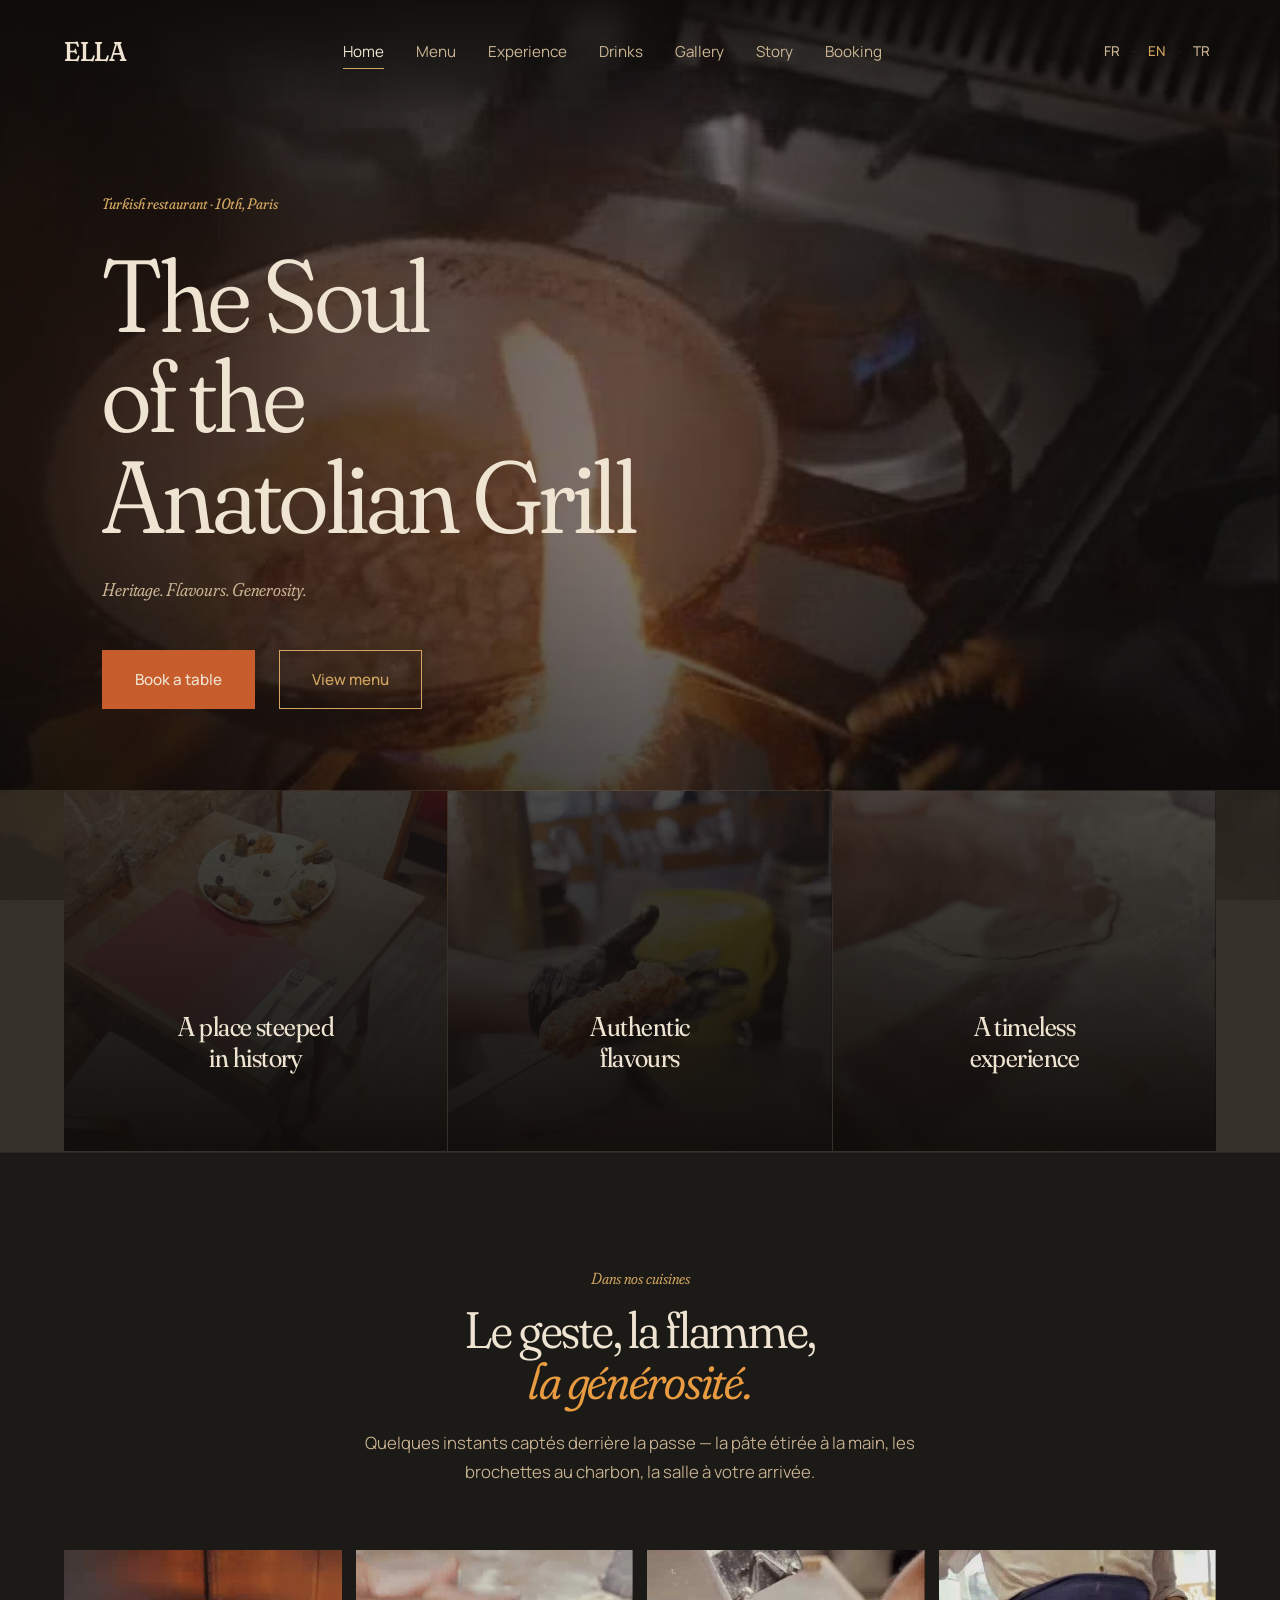
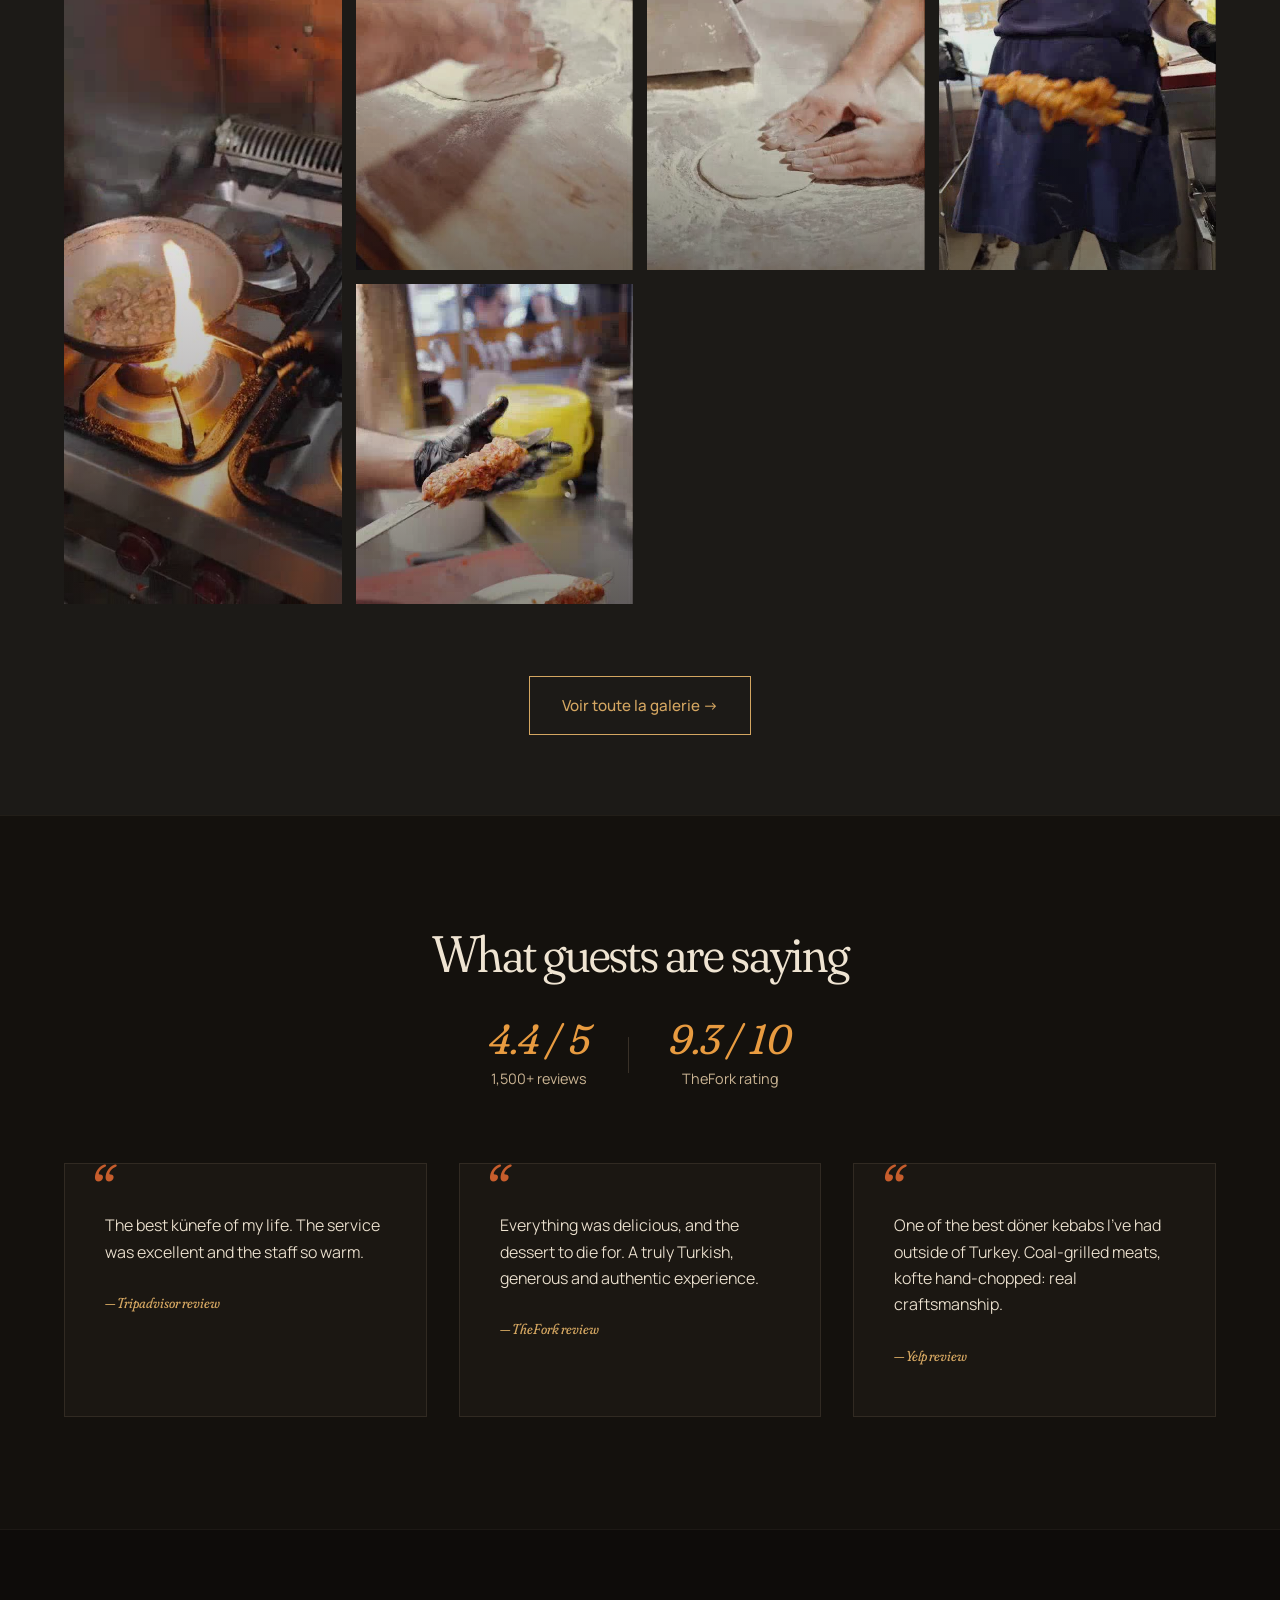
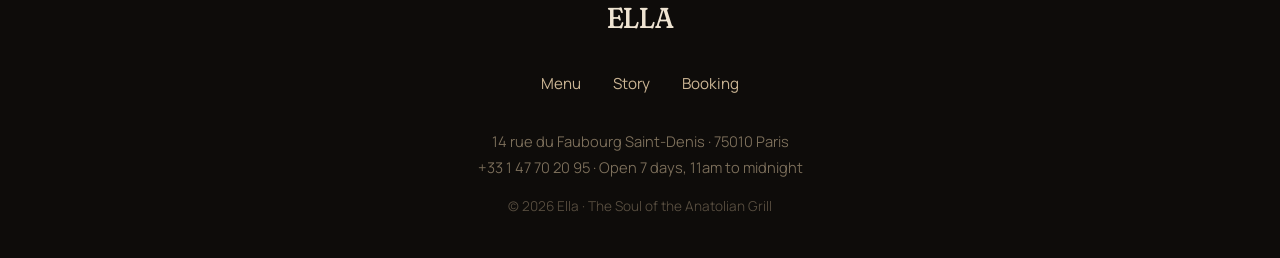
<file: index.html>
<!DOCTYPE html>
<html lang="fr">
<head>
    <meta charset="UTF-8">
    <meta name="viewport" content="width=device-width, initial-scale=1.0">
    <meta name="description" content="Ella — L'Âme du Grill Anatolien. Cuisine traditionnelle, charbon de bois et hospitalité turque au cœur de Paris.">
    <meta name="theme-color" content="#0E0C0A">
    <link rel="canonical" href="https://dynamic-llama-959391.netlify.app/">

    <!-- Open Graph / Facebook -->
    <meta property="og:type" content="restaurant.restaurant">
    <meta property="og:url" content="https://dynamic-llama-959391.netlify.app/">
    <meta property="og:title" content="Ella · L'Âme du Grill Anatolien">
    <meta property="og:description" content="Cuisine traditionnelle turque, charbon de bois et hospitalité au cœur du 10ème à Paris.">
    <meta property="og:image" content="https://dynamic-llama-959391.netlify.app/media/posters/ella-5.jpg">
    <meta property="og:locale" content="fr_FR">

    <!-- Twitter -->
    <meta name="twitter:card" content="summary_large_image">
    <meta name="twitter:title" content="Ella · L'Âme du Grill Anatolien">
    <meta name="twitter:description" content="Cuisine traditionnelle turque, charbon de bois et hospitalité au cœur du 10ème à Paris.">
    <meta name="twitter:image" content="https://dynamic-llama-959391.netlify.app/media/posters/ella-5.jpg">

    <title>Ella · L'Âme du Grill Anatolien · Restaurant turc Paris 10ème</title>

    <link rel="preconnect" href="https://fonts.googleapis.com">
    <link rel="preconnect" href="https://fonts.gstatic.com" crossorigin>
    <link href="https://fonts.googleapis.com/css2?family=Fraunces:ital,opsz,wght,SOFT@0,9..144,300..700,30..100;1,9..144,300..700,30..100&family=Manrope:wght@300..700&display=swap" rel="stylesheet">

    <link rel="stylesheet" href="style.css">

    <!-- Schema.org Restaurant -->
    <script type="application/ld+json">
    {
      "@context": "https://schema.org",
      "@type": "Restaurant",
      "name": "Ella",
      "description": "Restaurant turc à Paris 10ème — cuisine anatolienne, grill au charbon de bois, kebab, lahmacun, künefe.",
      "image": "https://dynamic-llama-959391.netlify.app/media/posters/ella-5.jpg",
      "url": "https://dynamic-llama-959391.netlify.app/",
      "telephone": "+33147702095",
      "servesCuisine": ["Turque", "Anatolienne", "Méditerranéenne"],
      "priceRange": "€€",
      "address": {
        "@type": "PostalAddress",
        "streetAddress": "14 rue du Faubourg Saint-Denis",
        "addressLocality": "Paris",
        "postalCode": "75010",
        "addressCountry": "FR"
      },
      "openingHoursSpecification": [{
        "@type": "OpeningHoursSpecification",
        "dayOfWeek": ["Monday","Tuesday","Wednesday","Thursday","Friday","Saturday","Sunday"],
        "opens": "11:00",
        "closes": "00:00"
      }],
      "aggregateRating": {
        "@type": "AggregateRating",
        "ratingValue": "4.4",
        "reviewCount": "1500"
      }
    }
    </script>
</head>
<body>

    <header>
        <a aria-label='Ella' class='logo' href='/'>ELLA</a>

        <nav id="primary-nav">
            <ul>
                <li><a class='active' data-i18n='nav.home' href='/'>Accueil</a></li>
                <li><a data-i18n='nav.menu' href='/menu'>Menu</a></li>
                <li><a data-i18n='nav.experience' href='/experience'>Expérience</a></li>
                <li><a data-i18n='nav.drinks' href='/boissons'>Boissons</a></li>
                <li><a data-i18n='nav.gallery' href='/galerie'>Galerie</a></li>
                <li><a data-i18n='nav.history' href='/histoire'>Histoire</a></li>
                <li><a data-i18n='nav.reservation' href='/reservation'>Réservation</a></li>
            </ul>
        </nav>

        <div class="header-right">
            <div class="lang-switch" role="group" aria-label="Choix de langue">
                <button type="button" data-lang="fr" aria-pressed="true">FR</button>
                <span class="lang-sep">·</span>
                <button type="button" data-lang="en" aria-pressed="false">EN</button>
                <span class="lang-sep">·</span>
                <button type="button" data-lang="tr" aria-pressed="false">TR</button>
            </div>
            <button class="menu-btn" aria-label="Menu" aria-expanded="false" aria-controls="primary-nav">☰</button>
        </div>
    </header>

    <main>
        <section class="hero hero-video" aria-labelledby="hero-title">
            <!-- Vidéo de fond du hero. Autoplay muet, en boucle, sans contrôle -->
            <video class="hero-bg-video" autoplay muted loop playsinline preload="metadata"
                   poster="media/posters/ella-5.jpg" aria-hidden="true">
                <source src="media/videos/ella-5.mp4" type="video/mp4">
            </video>

            <span class="hero-eyebrow" data-i18n="hero.eyebrow">Restaurant turc · 10ème Paris</span>
            <h1 id="hero-title"><span data-i18n="hero.title.l1">L'Âme</span><br><span data-i18n="hero.title.l2">du Grill</span><br><span data-i18n="hero.title.l3">Anatolien</span></h1>
            <p class="subtitle" data-i18n="hero.subtitle">Héritage. Saveurs. Générosité.</p>
            <div class="btn-container">
                <a class='btn btn-primary' data-i18n='hero.cta.book' href='/reservation'>Réserver une table</a>
                <a class='btn' data-i18n='hero.cta.menu' href='/menu'>Voir le menu</a>
            </div>
            <span class="scroll-indicator" aria-hidden="true" data-i18n="hero.scroll">Découvrir</span>
        </section>

        <section class="features" aria-label="Notre univers">
            <a class='feature-card reveal' href='/experience'>
                <img src="media/posters/ella-7.jpg" alt="Salle d'Ella avec mezze à la table, pierres apparentes" loading="lazy" width="800" height="1422">
                <h3 data-i18n="feature.1.title">Un lieu<br>chargé d'histoire</h3>
                <span class="feature-arrow" data-i18n="feature.1.arrow">Découvrir →</span>
            </a>

            <a class='feature-card reveal reveal-delay-1' href='/menu'>
                <img src="media/posters/ella-4.jpg" alt="Adana kebab haché au couteau dressé sur planche" loading="lazy" width="800" height="1422">
                <h3 data-i18n="feature.2.title">Des saveurs<br>authentiques</h3>
                <span class="feature-arrow" data-i18n="feature.2.arrow">Voir le menu →</span>
            </a>

            <a class='feature-card reveal reveal-delay-2' href='/reservation'>
                <img src="media/posters/ella-1.jpg" alt="Pâte étalée à la main sur planche farinée" loading="lazy" width="800" height="1422">
                <h3 data-i18n="feature.3.title">Une expérience<br>intemporelle</h3>
                <span class="feature-arrow" data-i18n="feature.3.arrow">Réserver →</span>
            </a>
        </section>

        <!-- NOUVELLE SECTION : MOSAÏQUE VIDÉO STYLE INSTAGRAM -->
        <section class="video-mosaic" aria-labelledby="mosaic-title">
            <div class="mosaic-header reveal">
                <span class="eyebrow" data-i18n="mosaic.eyebrow">Dans nos cuisines</span>
                <h2 id="mosaic-title" data-i18n="mosaic.title">Le geste, la flamme,<br><em>la générosité.</em></h2>
                <p data-i18n="mosaic.intro">Quelques instants captés derrière la passe — la pâte étirée à la main, les brochettes au charbon, la salle à votre arrivée.</p>
            </div>

            <div class="mosaic-grid reveal reveal-delay-1">
                <figure class="mosaic-item">
                    <video autoplay muted loop playsinline preload="none" poster="media/posters/ella-1.jpg" aria-label="Pâte étalée à la main">
                        <source src="media/videos/ella-1.mp4" type="video/mp4">
                    </video>
                </figure>
                <figure class="mosaic-item">
                    <video autoplay muted loop playsinline preload="none" poster="media/posters/ella-2.jpg" aria-label="Façonnage de la pâte">
                        <source src="media/videos/ella-2.mp4" type="video/mp4">
                    </video>
                </figure>
                <figure class="mosaic-item mosaic-tall">
                    <video autoplay muted loop playsinline preload="none" poster="media/posters/ella-5.jpg" aria-label="Flambage au mangal">
                        <source src="media/videos/ella-5.mp4" type="video/mp4">
                    </video>
                </figure>
                <figure class="mosaic-item">
                    <video autoplay muted loop playsinline preload="none" poster="media/posters/ella-3.jpg" aria-label="Brochettes prêtes à servir">
                        <source src="media/videos/ella-3.mp4" type="video/mp4">
                    </video>
                </figure>
                <figure class="mosaic-item">
                    <video autoplay muted loop playsinline preload="none" poster="media/posters/ella-4.jpg" aria-label="Adana kebab dressé">
                        <source src="media/videos/ella-4.mp4" type="video/mp4">
                    </video>
                </figure>
            </div>

            <a class='btn mosaic-cta' href='/galerie' data-i18n="mosaic.cta">Voir toute la galerie →</a>
        </section>

        <section class="reviews" aria-labelledby="reviews-title">
            <div class="reviews-header reveal">
                <h2 id="reviews-title" data-i18n="reviews.title">Ce qu'ils en disent</h2>
                <div class="reviews-stats">
                    <div class="stat">
                        <span class="stat-value" data-i18n="reviews.stat1.value">4,4 / 5</span>
                        <span class="stat-label" data-i18n="reviews.stat1.label">+ de 1 500 avis</span>
                    </div>
                    <div class="stat">
                        <span class="stat-value" data-i18n="reviews.stat2.value">9,3 / 10</span>
                        <span class="stat-label" data-i18n="reviews.stat2.label">Note TheFork</span>
                    </div>
                </div>
            </div>

            <div class="reviews-grid">
                <blockquote class="review-card reveal">
                    <p data-i18n="reviews.1.quote">Le meilleur künefe de ma vie. Le service était excellent et le personnel très chaleureux.</p>
                    <cite data-i18n="reviews.1.cite">— Avis Tripadvisor</cite>
                </blockquote>

                <blockquote class="review-card reveal reveal-delay-1">
                    <p data-i18n="reviews.2.quote">Tout était délicieux, et le dessert à tomber. Une véritable expérience turque, généreuse et authentique.</p>
                    <cite data-i18n="reviews.2.cite">— Avis TheFork</cite>
                </blockquote>

                <blockquote class="review-card reveal reveal-delay-2">
                    <p data-i18n="reviews.3.quote">Un des meilleurs döner kebab que j'ai mangé en dehors de la Turquie. Viandes grillées au charbon, kofte haché au couteau : du vrai savoir-faire.</p>
                    <cite data-i18n="reviews.3.cite">— Avis Yelp</cite>
                </blockquote>
            </div>
        </section>
    </main>

    <footer>
        <div class="footer-brand">ELLA</div>
        <div class="footer-links">
            <a data-i18n='nav.menu' href='/menu'>Menu</a>
            <a data-i18n='nav.history' href='/histoire'>Histoire</a>
            <a data-i18n='nav.reservation' href='/reservation'>Réservation</a>
        </div>
        <p data-i18n="footer.address">14 rue du Faubourg Saint-Denis · 75010 Paris</p>
        <p data-i18n="footer.contact">01 47 70 20 95 · Ouvert 7j/7 de 11h à minuit</p>
        <p class="copyright" data-i18n="footer.copyright">© 2026 Ella · L'Âme du Grill Anatolien</p>
    </footer>

    <script src="i18n.js"></script>
    <script src="script.js"></script>
</body>
</html>
</file>
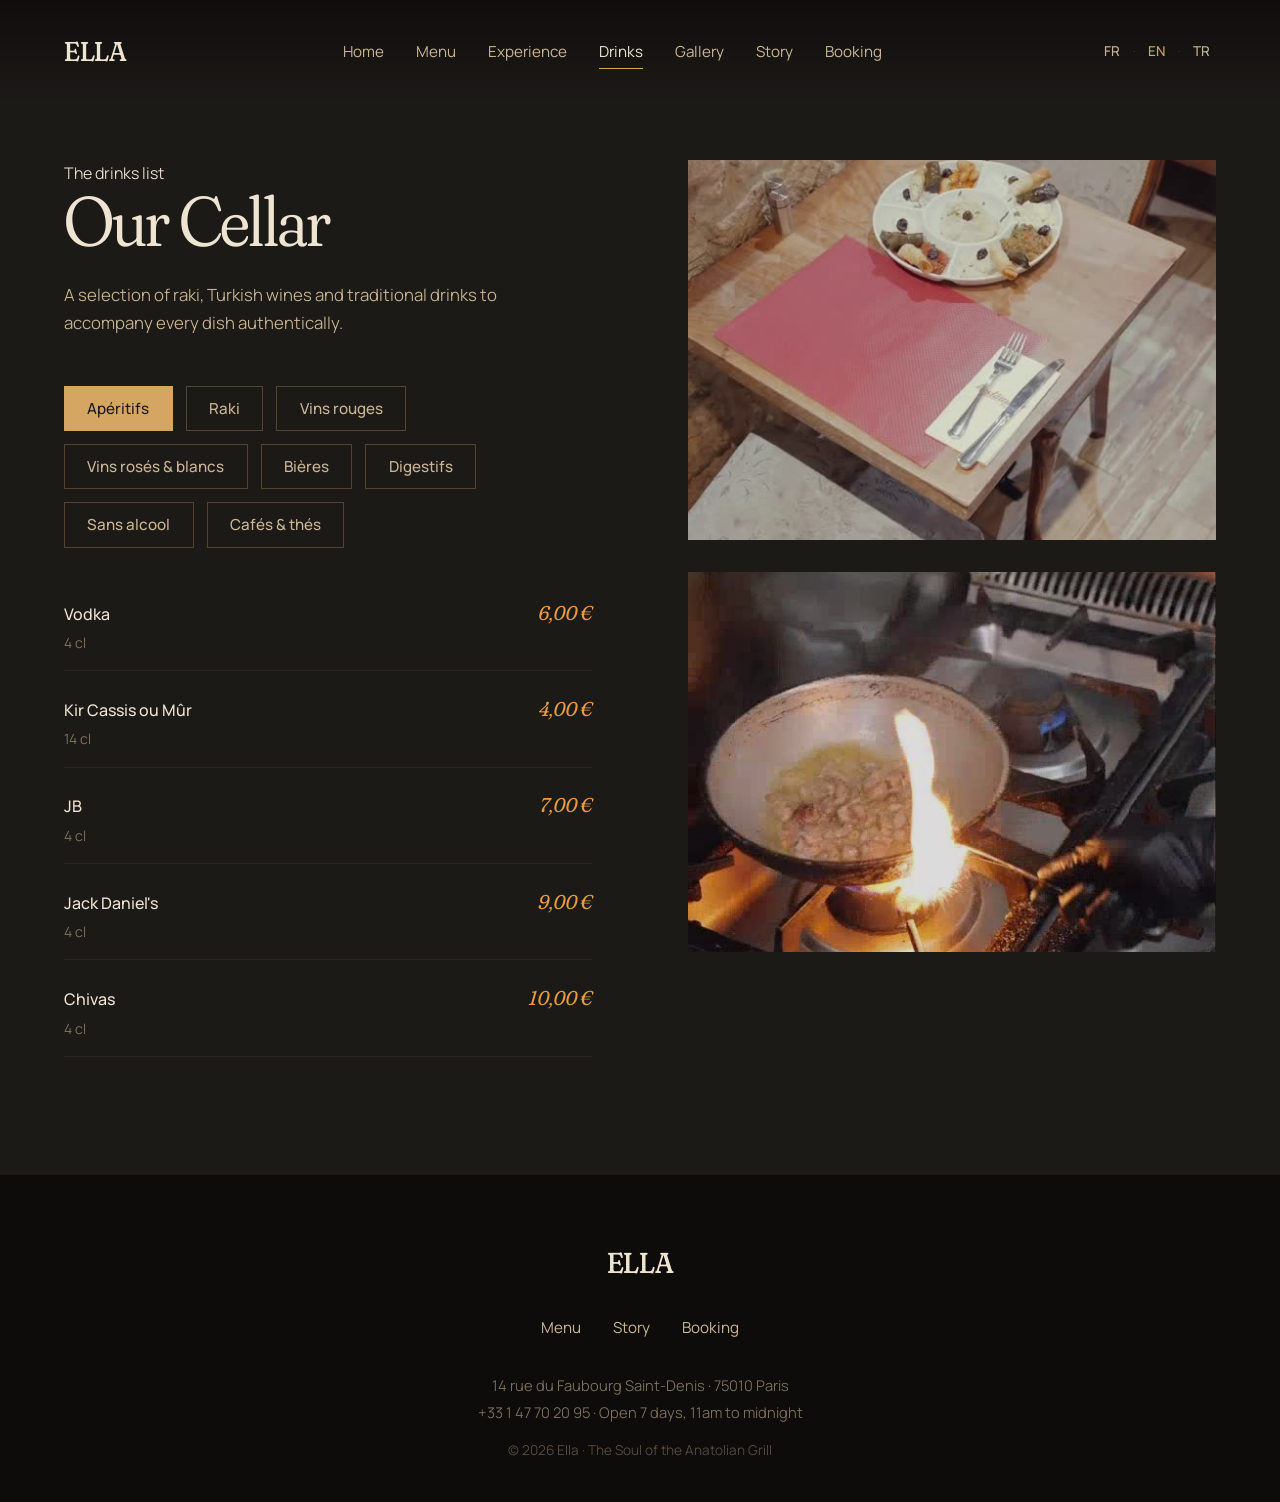
<file: boissons.html>
<!DOCTYPE html>
<html lang="fr">
<head>
    <meta charset="UTF-8">
    <meta name="viewport" content="width=device-width, initial-scale=1.0">
    <meta name="description" content="Carte des boissons d'Ella : raki, vins, bières, cocktails, ayran, thés et cafés turcs.">
    <link rel="canonical" href="https://ellarestaurant.fr/boissons">

    <meta property="og:type" content="website">
    <meta property="og:title" content="Ella · Notre Cave">
    <meta property="og:description" content="Raki, vins turcs et français, cocktails, ayran et boissons traditionnelles à Paris 10ème.">
    <meta property="og:image" content="https://ellarestaurant.fr/media/posters/ella-7.jpg">

    <title>Ella · Boissons</title>

    <link rel="preconnect" href="https://fonts.googleapis.com">
    <link rel="preconnect" href="https://fonts.gstatic.com" crossorigin>
    <link href="https://fonts.googleapis.com/css2?family=Fraunces:ital,opsz,wght,SOFT@0,9..144,300..700,30..100;1,9..144,300..700,30..100&family=Manrope:wght@300..700&display=swap" rel="stylesheet">

    <link rel="stylesheet" href="style.css">
</head>
<body>

    <header>
        <a href="index.html" class="logo" aria-label="Ella">ELLA</a>

        <nav id="primary-nav">
            <ul>
                <li><a href="index.html" data-i18n="nav.home">Accueil</a></li>
                <li><a href="menu.html" data-i18n="nav.menu">Menu</a></li>
                <li><a href="experience.html" data-i18n="nav.experience">Expérience</a></li>
                <li><a href="boissons.html" class="active" data-i18n="nav.drinks">Boissons</a></li>
                <li><a href="galerie.html" data-i18n="nav.gallery">Galerie</a></li>
                <li><a href="histoire.html" data-i18n="nav.history">Histoire</a></li>
                <li><a href="reservation.html" data-i18n="nav.reservation">Réservation</a></li>
            </ul>
        </nav>

        <div class="header-right">
            <div class="lang-switch" role="group" aria-label="Choix de langue">
                <button type="button" data-lang="fr" aria-pressed="true">FR</button>
                <span class="lang-sep">·</span>
                <button type="button" data-lang="en" aria-pressed="false">EN</button>
                <span class="lang-sep">·</span>
                <button type="button" data-lang="tr" aria-pressed="false">TR</button>
            </div>
            <button class="menu-btn" aria-label="Menu" aria-expanded="false" aria-controls="primary-nav">☰</button>
        </div>
    </header>

    <main>
        <section class="drinks-section">
            <div class="drinks-container">

                <div>
                    <div class="drinks-header reveal">
                        <span class="eyebrow" data-i18n="drinks.eyebrow">La carte des boissons</span>
                        <h2 data-i18n="drinks.title">Notre Cave</h2>
                        <p data-i18n="drinks.intro">Apéritifs, raki, vins, bières et boissons traditionnelles. L'abus d'alcool est dangereux pour la santé, à consommer avec modération.</p>
                    </div>

                    <div class="drinks-tabs" role="tablist">
                        <button class="tab-btn active" data-tab="aperitifs" role="tab" aria-selected="true">Apéritifs</button>
                        <button class="tab-btn" data-tab="raki" role="tab" aria-selected="false">Raki</button>
                        <button class="tab-btn" data-tab="vins-rouges" role="tab" aria-selected="false">Vins rouges</button>
                        <button class="tab-btn" data-tab="vins-roses" role="tab" aria-selected="false">Vins rosés &amp; blancs</button>
                        <button class="tab-btn" data-tab="bieres" role="tab" aria-selected="false">Bières</button>
                        <button class="tab-btn" data-tab="digestifs" role="tab" aria-selected="false">Digestifs</button>
                        <button class="tab-btn" data-tab="sans-alcool" role="tab" aria-selected="false">Sans alcool</button>
                        <button class="tab-btn" data-tab="cafes-thes" role="tab" aria-selected="false">Cafés &amp; thés</button>
                    </div>

                    <div class="drink-list active" id="aperitifs" role="tabpanel">
                        <div class="drink-item">
                            <div><div class="drink-name">Vodka</div><div class="drink-desc">4 cl</div></div>
                            <div class="drink-price">6,00 €</div>
                        </div>
                        <div class="drink-item">
                            <div><div class="drink-name">Kir Cassis ou Mûr</div><div class="drink-desc">14 cl</div></div>
                            <div class="drink-price">4,00 €</div>
                        </div>
                        <div class="drink-item">
                            <div><div class="drink-name">JB</div><div class="drink-desc">4 cl</div></div>
                            <div class="drink-price">7,00 €</div>
                        </div>
                        <div class="drink-item">
                            <div><div class="drink-name">Jack Daniel's</div><div class="drink-desc">4 cl</div></div>
                            <div class="drink-price">9,00 €</div>
                        </div>
                        <div class="drink-item">
                            <div><div class="drink-name">Chivas</div><div class="drink-desc">4 cl</div></div>
                            <div class="drink-price">10,00 €</div>
                        </div>
                    </div>

                    <div class="drink-list" id="raki" role="tabpanel">
                        <div class="drink-item">
                            <div><div class="drink-name">Yeni Rakı Turc</div><div class="drink-desc">5 cl · verre 5,00 € · double 9,00 €</div></div>
                            <div class="drink-price">5,00 €</div>
                        </div>
                        <div class="drink-item">
                            <div><div class="drink-name">Rakı Tekirdağ</div><div class="drink-desc">5 cl · verre 6,00 € · double 10,00 €</div></div>
                            <div class="drink-price">6,00 €</div>
                        </div>
                        <div class="drink-item">
                            <div><div class="drink-name">Rakı Tekirdağ Altın Serisi</div><div class="drink-desc">5 cl · verre 7,50 € · double 12,00 €</div></div>
                            <div class="drink-price">7,50 €</div>
                        </div>
                        <div class="drink-item">
                            <div><div class="drink-name">Rakı Turc · bouteille 35 cl</div><div class="drink-desc">Yeni Rakı</div></div>
                            <div class="drink-price">40,00 €</div>
                        </div>
                        <div class="drink-item">
                            <div><div class="drink-name">Rakı Turc · bouteille 70 cl</div><div class="drink-desc">Yeni Rakı</div></div>
                            <div class="drink-price">75,00 €</div>
                        </div>
                        <div class="drink-item">
                            <div><div class="drink-name">Rakı Tekirdağ · 35 cl</div><div class="drink-desc">Bouteille</div></div>
                            <div class="drink-price">45,00 €</div>
                        </div>
                        <div class="drink-item">
                            <div><div class="drink-name">Rakı Tekirdağ · 70 cl</div><div class="drink-desc">Bouteille</div></div>
                            <div class="drink-price">80,00 €</div>
                        </div>
                        <div class="drink-item">
                            <div><div class="drink-name">Rakı Tekirdağ Altın Serisi · 35 cl</div><div class="drink-desc">Bouteille premium</div></div>
                            <div class="drink-price">50,00 €</div>
                        </div>
                        <div class="drink-item">
                            <div><div class="drink-name">Rakı Tekirdağ Altın Serisi · 70 cl</div><div class="drink-desc">Bouteille premium</div></div>
                            <div class="drink-price">90,00 €</div>
                        </div>
                    </div>

                    <div class="drink-list" id="vins-rouges" role="tabpanel">
                        <div class="drink-item">
                            <div><div class="drink-name">Côte du Rhône</div><div class="drink-desc">37,5 cl : 12,00 € · 75 cl : 23,00 €</div></div>
                            <div class="drink-price">23,00 €</div>
                        </div>
                        <div class="drink-item">
                            <div><div class="drink-name">Bordeaux supérieur</div><div class="drink-desc">37,5 cl : 13,00 € · 75 cl : 26,00 €</div></div>
                            <div class="drink-price">26,00 €</div>
                        </div>
                        <div class="drink-item">
                            <div><div class="drink-name">Saint-Émilion</div><div class="drink-desc">37,5 cl : 13,00 € · 75 cl : 26,00 €</div></div>
                            <div class="drink-price">26,00 €</div>
                        </div>
                        <div class="drink-item">
                            <div><div class="drink-name">Brouilly</div><div class="drink-desc">37,5 cl : 15,00 € · 75 cl : 28,00 €</div></div>
                            <div class="drink-price">28,00 €</div>
                        </div>
                        <div class="drink-item">
                            <div><div class="drink-name">Yakut <span style="opacity:.7">(vin turc)</span></div><div class="drink-desc">37,5 cl : 12,00 € · 75 cl : 23,00 €</div></div>
                            <div class="drink-price">23,00 €</div>
                        </div>
                        <div class="drink-item">
                            <div><div class="drink-name">Vin de table rouge</div><div class="drink-desc">Verre 5,00 € · 1/4 8,00 € · 1/2 13,00 €</div></div>
                            <div class="drink-price">5,00 €</div>
                        </div>
                    </div>

                    <div class="drink-list" id="vins-roses" role="tabpanel">
                        <div class="drink-item">
                            <div><div class="drink-name">Côte de Provence <span style="opacity:.7">(rosé)</span></div><div class="drink-desc">37,5 cl : 13,00 € · 75 cl : 25,00 €</div></div>
                            <div class="drink-price">25,00 €</div>
                        </div>
                        <div class="drink-item">
                            <div><div class="drink-name">Chablis <span style="opacity:.7">(blanc)</span></div><div class="drink-desc">37,5 cl : 13,00 € · 75 cl : 26,00 €</div></div>
                            <div class="drink-price">26,00 €</div>
                        </div>
                        <div class="drink-item">
                            <div><div class="drink-name">Lal <span style="opacity:.7">(rosé turc)</span></div><div class="drink-desc">37,5 cl : 11,00 € · 75 cl : 22,00 €</div></div>
                            <div class="drink-price">22,00 €</div>
                        </div>
                        <div class="drink-item">
                            <div><div class="drink-name">Vin de table rosé</div><div class="drink-desc">Verre 5,00 € · 1/4 8,00 € · 1/2 13,00 €</div></div>
                            <div class="drink-price">5,00 €</div>
                        </div>
                    </div>

                    <div class="drink-list" id="bieres" role="tabpanel">
                        <div class="drink-item">
                            <div><div class="drink-name">Efes</div><div class="drink-desc">Bière turque · 33 cl</div></div>
                            <div class="drink-price">4,00 €</div>
                        </div>
                        <div class="drink-item">
                            <div><div class="drink-name">1664</div><div class="drink-desc">33 cl</div></div>
                            <div class="drink-price">4,00 €</div>
                        </div>
                        <div class="drink-item">
                            <div><div class="drink-name">Heineken</div><div class="drink-desc">33 cl</div></div>
                            <div class="drink-price">4,00 €</div>
                        </div>
                    </div>

                    <div class="drink-list" id="digestifs" role="tabpanel">
                        <div class="drink-item">
                            <div><div class="drink-name">Armagnac</div><div class="drink-desc">4 cl</div></div>
                            <div class="drink-price">6,00 €</div>
                        </div>
                        <div class="drink-item">
                            <div><div class="drink-name">Cognac</div><div class="drink-desc">4 cl</div></div>
                            <div class="drink-price">6,00 €</div>
                        </div>
                        <div class="drink-item">
                            <div><div class="drink-name">Poire Williams</div><div class="drink-desc">5 cl</div></div>
                            <div class="drink-price">6,00 €</div>
                        </div>
                        <div class="drink-item">
                            <div><div class="drink-name">Get 27</div><div class="drink-desc">4 cl</div></div>
                            <div class="drink-price">6,00 €</div>
                        </div>
                        <div class="drink-item">
                            <div><div class="drink-name">Baileys</div><div class="drink-desc">4 cl</div></div>
                            <div class="drink-price">6,00 €</div>
                        </div>
                    </div>

                    <div class="drink-list" id="sans-alcool" role="tabpanel">
                        <div class="drink-item">
                            <div><div class="drink-name">Coca-Cola / Zéro / Light</div><div class="drink-desc">33 cl</div></div>
                            <div class="drink-price">4,00 €</div>
                        </div>
                        <div class="drink-item">
                            <div><div class="drink-name">Fanta / Oasis / Perrier</div><div class="drink-desc">33 cl</div></div>
                            <div class="drink-price">3,00 €</div>
                        </div>
                        <div class="drink-item">
                            <div><div class="drink-name">Orangina / Schweppes / Ice Tea</div><div class="drink-desc">33 cl</div></div>
                            <div class="drink-price">3,00 €</div>
                        </div>
                        <div class="drink-item">
                            <div><div class="drink-name">San Pellegrino / Evian</div><div class="drink-desc">50 cl</div></div>
                            <div class="drink-price">4,50 €</div>
                        </div>
                        <div class="drink-item">
                            <div><div class="drink-name">San Pellegrino / Evian</div><div class="drink-desc">1 L</div></div>
                            <div class="drink-price">6,00 €</div>
                        </div>
                        <div class="drink-item">
                            <div><div class="drink-name">Jus de fruits</div><div class="drink-desc">25 cl · orange, ananas, multivitamine, pomme, abricot</div></div>
                            <div class="drink-price">4,00 €</div>
                        </div>
                        <div class="drink-item">
                            <div><div class="drink-name">Ayran / Şalgam suyu</div><div class="drink-desc">Yaourt battu · jus de navets fermentés</div></div>
                            <div class="drink-price">3,00 €</div>
                        </div>
                        <div class="drink-item">
                            <div><div class="drink-name">Ayran Maison</div><div class="drink-desc">33 cl · battu maison</div></div>
                            <div class="drink-price">3,50 €</div>
                        </div>
                    </div>

                    <div class="drink-list" id="cafes-thes" role="tabpanel">
                        <div class="drink-item">
                            <div><div class="drink-name">Café expresso</div><div class="drink-desc">Espresso coffee</div></div>
                            <div class="drink-price">2,00 €</div>
                        </div>
                        <div class="drink-item">
                            <div><div class="drink-name">Double expresso</div><div class="drink-desc">Double espresso</div></div>
                            <div class="drink-price">3,00 €</div>
                        </div>
                        <div class="drink-item">
                            <div><div class="drink-name">Café turc</div><div class="drink-desc">Turkish coffee · servi avec un loukoum</div></div>
                            <div class="drink-price">3,50 €</div>
                        </div>
                        <div class="drink-item">
                            <div><div class="drink-name">Thé turc · Çay</div><div class="drink-desc">Servi en verre tulipe</div></div>
                            <div class="drink-price">1,50 €</div>
                        </div>
                    </div>
                </div>

                <div class="drinks-images">
                    <video autoplay muted loop playsinline preload="metadata" poster="media/posters/ella-7.jpg" aria-label="Notre salle, table dressée">
                        <source src="media/videos/ella-7.mp4" type="video/mp4">
                    </video>
                    <video autoplay muted loop playsinline preload="none" poster="media/posters/ella-5.jpg" aria-label="Au mangal, la flamme prend">
                        <source src="media/videos/ella-5.mp4" type="video/mp4">
                    </video>
                </div>
            </div>
        </section>
    </main>

    <footer>
        <div class="footer-brand">ELLA</div>
        <div class="footer-links">
            <a href="menu.html" data-i18n="nav.menu">Menu</a>
            <a href="histoire.html" data-i18n="nav.history">Histoire</a>
            <a href="reservation.html" data-i18n="nav.reservation">Réservation</a>
        </div>
        <p data-i18n="footer.address">14 rue du Faubourg Saint-Denis · 75010 Paris</p>
        <p data-i18n="footer.contact"><a href="tel:+33147702095">01 47 70 20 95</a> · Ouvert 7j/7 de 11h à minuit</p>
        <p class="copyright" data-i18n="footer.copyright">© 2026 Ella · L'Âme du Grill Anatolien</p>
    </footer>

    <script src="i18n.js"></script>
    <script src="script.js"></script>
</body>
</html>
</file>
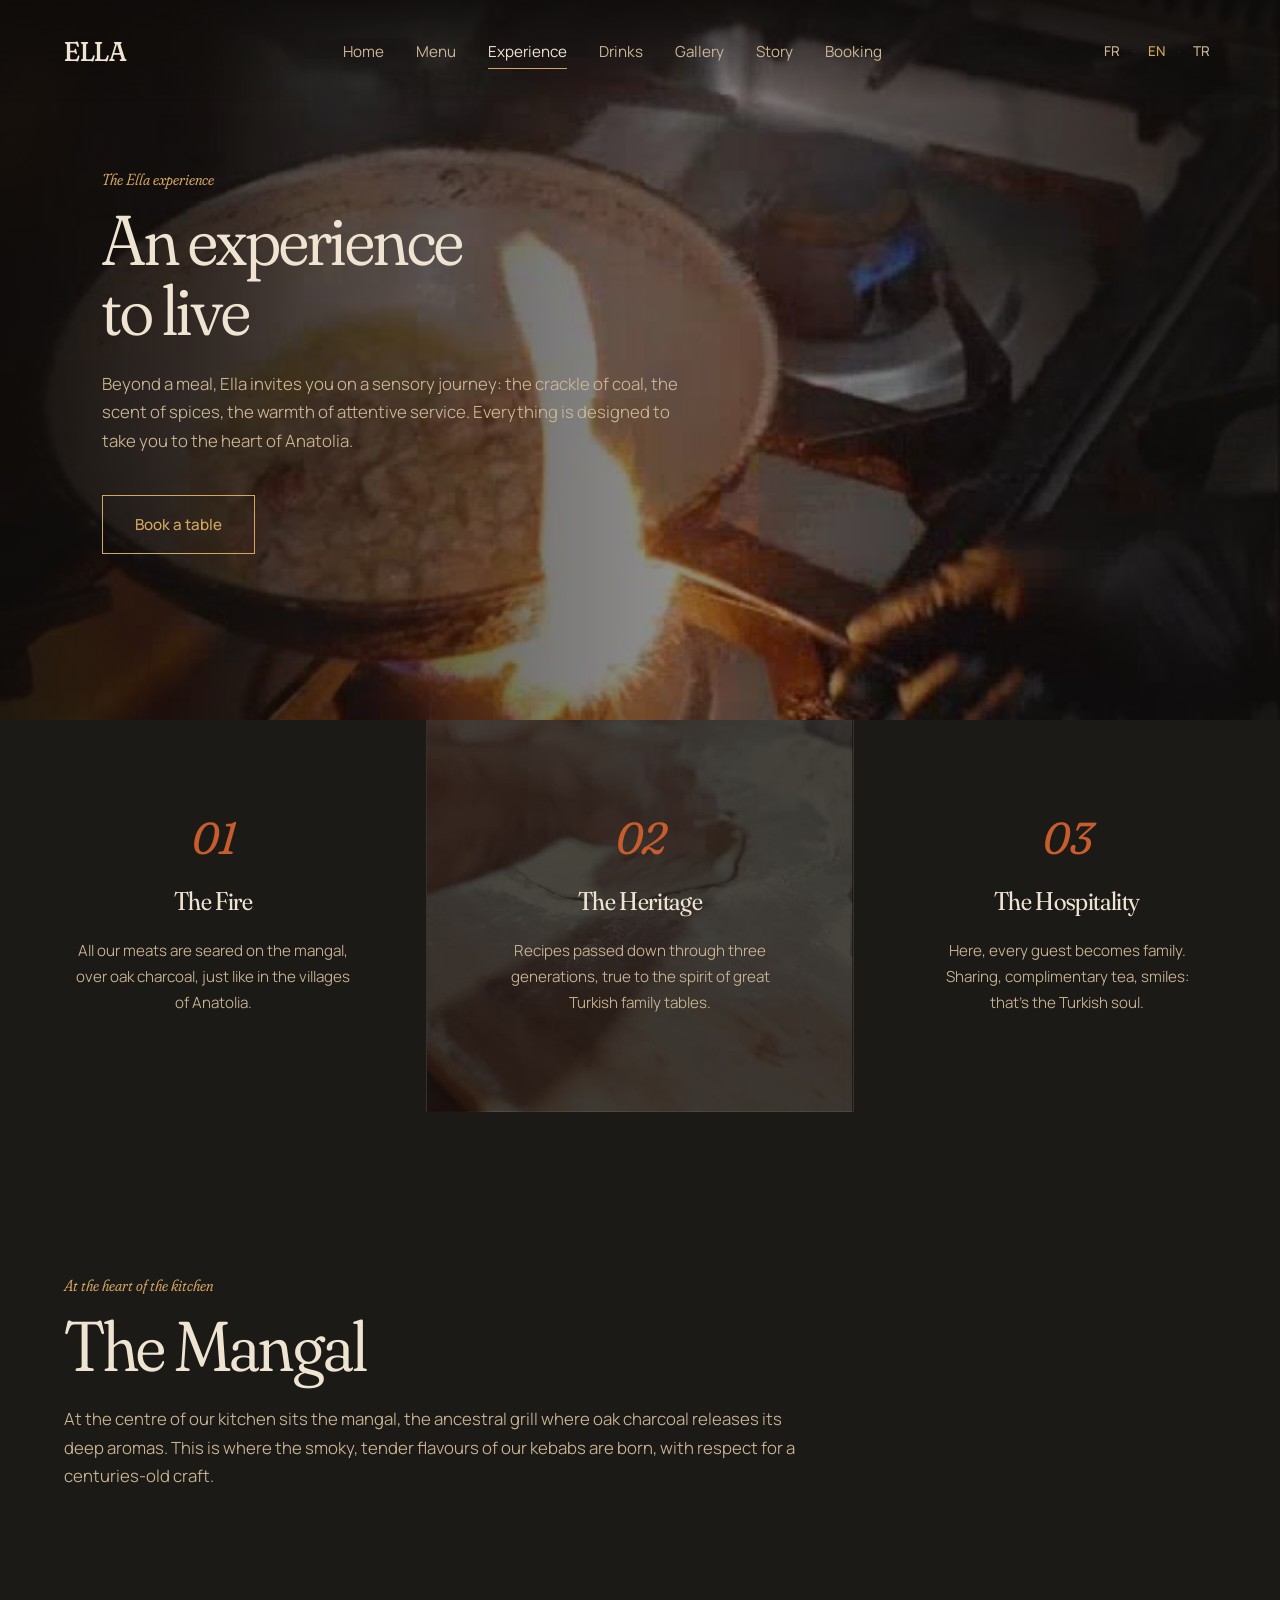
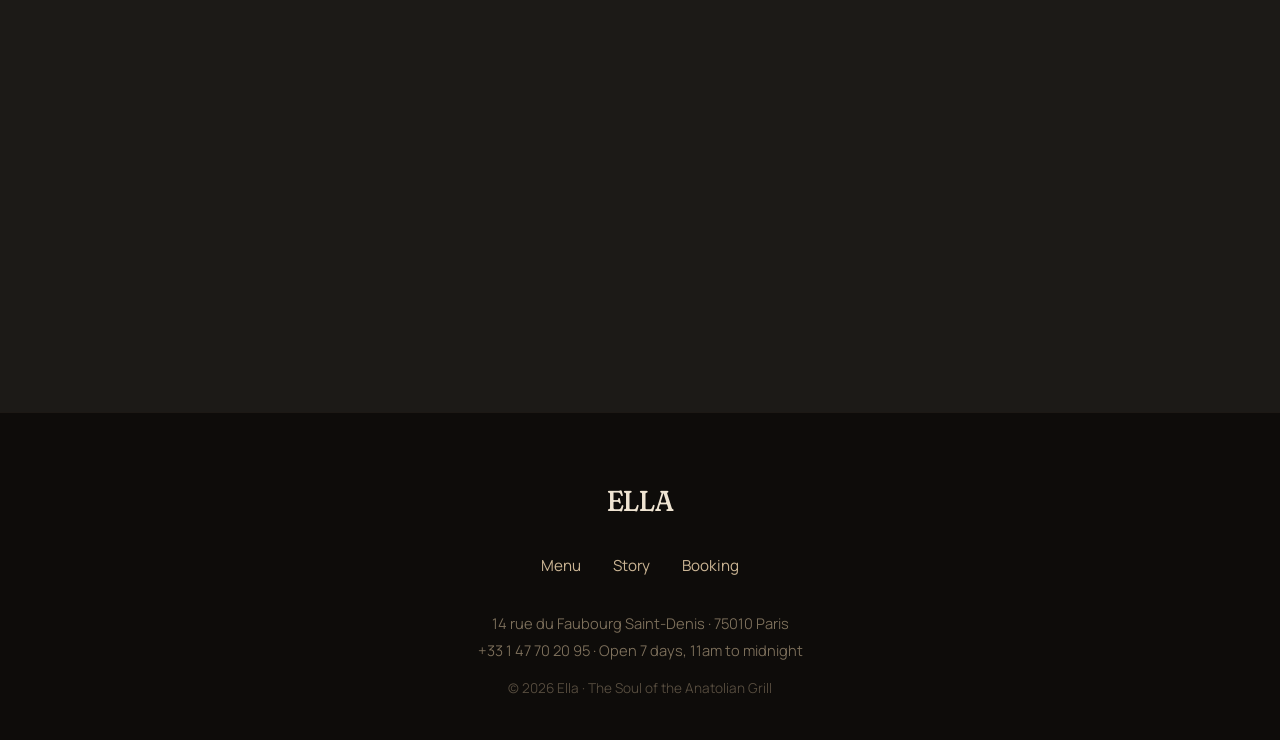
<file: experience.html>
<!DOCTYPE html>
<html lang="fr">
<head>
    <meta charset="UTF-8">
    <meta name="viewport" content="width=device-width, initial-scale=1.0">
    <meta name="description" content="L'expérience Ella : un voyage sensoriel au cœur des traditions anatoliennes, du feu de bois à l'hospitalité turque.">
    <title>Ella · Expérience</title>

    <link rel="preconnect" href="https://fonts.googleapis.com">
    <link rel="preconnect" href="https://fonts.gstatic.com" crossorigin>
    <link href="https://fonts.googleapis.com/css2?family=Fraunces:ital,opsz,wght,SOFT@0,9..144,300..700,30..100;1,9..144,300..700,30..100&family=Manrope:wght@300..700&display=swap" rel="stylesheet">

    <link rel="stylesheet" href="style.css">
</head>
<body>

    <header>
        <a href="index.html" class="logo" aria-label="Ella">ELLA</a>

        <nav id="primary-nav">
            <ul>
                <li><a href="index.html" data-i18n="nav.home">Accueil</a></li>
                <li><a href="menu.html" data-i18n="nav.menu">Menu</a></li>
                <li><a href="experience.html" class="active" data-i18n="nav.experience">Expérience</a></li>
                <li><a href="boissons.html" data-i18n="nav.drinks">Boissons</a></li>
                <li><a href="galerie.html" data-i18n="nav.gallery">Galerie</a></li>
                <li><a href="histoire.html" data-i18n="nav.history">Histoire</a></li>
                <li><a href="reservation.html" data-i18n="nav.reservation">Réservation</a></li>
            </ul>
        </nav>

        <div class="header-right">
            <div class="lang-switch" role="group" aria-label="Choix de langue">
                <button type="button" data-lang="fr" aria-pressed="true">FR</button>
                <span class="lang-sep">·</span>
                <button type="button" data-lang="en" aria-pressed="false">EN</button>
                <span class="lang-sep">·</span>
                <button type="button" data-lang="tr" aria-pressed="false">TR</button>
            </div>
            <button class="menu-btn" aria-label="Menu" aria-expanded="false" aria-controls="primary-nav">☰</button>
        </div>
    </header>

    <main>
        <section class="experience-hero" aria-labelledby="exp-title">
            <div class="experience-hero-text">
                <span class="eyebrow" data-i18n="exp.eyebrow">L'expérience Ella</span>
                <h2 id="exp-title"><span data-i18n="exp.title.l1">Une expérience</span><br><span data-i18n="exp.title.l2">à</span> <span data-i18n="exp.title.l3">vivre</span></h2>
                <p data-i18n="exp.intro">Au-delà du repas, Ella vous invite à un voyage sensoriel : le crépitement du charbon, le parfum des épices, la chaleur d'un service attentionné. Tout y est conçu pour vous transporter au cœur de l'Anatolie.</p>
                <a href="reservation.html" class="btn" data-i18n="exp.cta">Réserver une table</a>
            </div>
        </section>

        <section class="experience-features" aria-label="Nos piliers">
            <div class="exp-feature-card reveal">
                <span class="number">01</span>
                <h3 data-i18n="exp.f1.title">Le Feu</h3>
                <p data-i18n="exp.f1.text">Toutes nos viandes sont saisies au mangal, sur charbon de bois de chêne, comme dans les villages d'Anatolie.</p>
            </div>

            <div class="exp-feature-card textured reveal reveal-delay-1">
                <span class="number">02</span>
                <h3 data-i18n="exp.f2.title">L'Héritage</h3>
                <p data-i18n="exp.f2.text">Des recettes transmises depuis trois générations, fidèles à l'esprit des grandes tables familiales turques.</p>
            </div>

            <div class="exp-feature-card reveal reveal-delay-2">
                <span class="number">03</span>
                <h3 data-i18n="exp.f3.title">L'Hospitalité</h3>
                <p data-i18n="exp.f3.text">Chez nous, chaque convive devient un invité. Le partage, le thé offert, les sourires : c'est l'âme turque.</p>
            </div>
        </section>

        <section class="page-section">
            <div class="page-header reveal">
                <span class="eyebrow" data-i18n="exp.mangal.eyebrow">Au cœur de la cuisine</span>
                <h2 data-i18n="exp.mangal.title">Le Mangal</h2>
                <p data-i18n="exp.mangal.text">Au centre de notre cuisine se trouve le mangal, ce gril ancestral où le charbon de bois de chêne libère ses arômes profonds. C'est ici que naissent les saveurs fumées et tendres de nos kebabs, dans le respect d'un savoir-faire séculaire.</p>
            </div>
        </section>
    </main>

    <footer>
        <div class="footer-brand">ELLA</div>
        <div class="footer-links">
            <a href="menu.html" data-i18n="nav.menu">Menu</a>
            <a href="histoire.html" data-i18n="nav.history">Histoire</a>
            <a href="reservation.html" data-i18n="nav.reservation">Réservation</a>
        </div>
        <p data-i18n="footer.address">14 rue du Faubourg Saint-Denis · 75010 Paris</p>
        <p data-i18n="footer.contact">01 47 70 20 95 · Ouvert 7j/7 de 11h à minuit</p>
        <p class="copyright" data-i18n="footer.copyright">© 2026 Ella · L'Âme du Grill Anatolien</p>
    </footer>

    <script src="i18n.js"></script>
    <script src="script.js"></script>
</body>
</html>
</file>
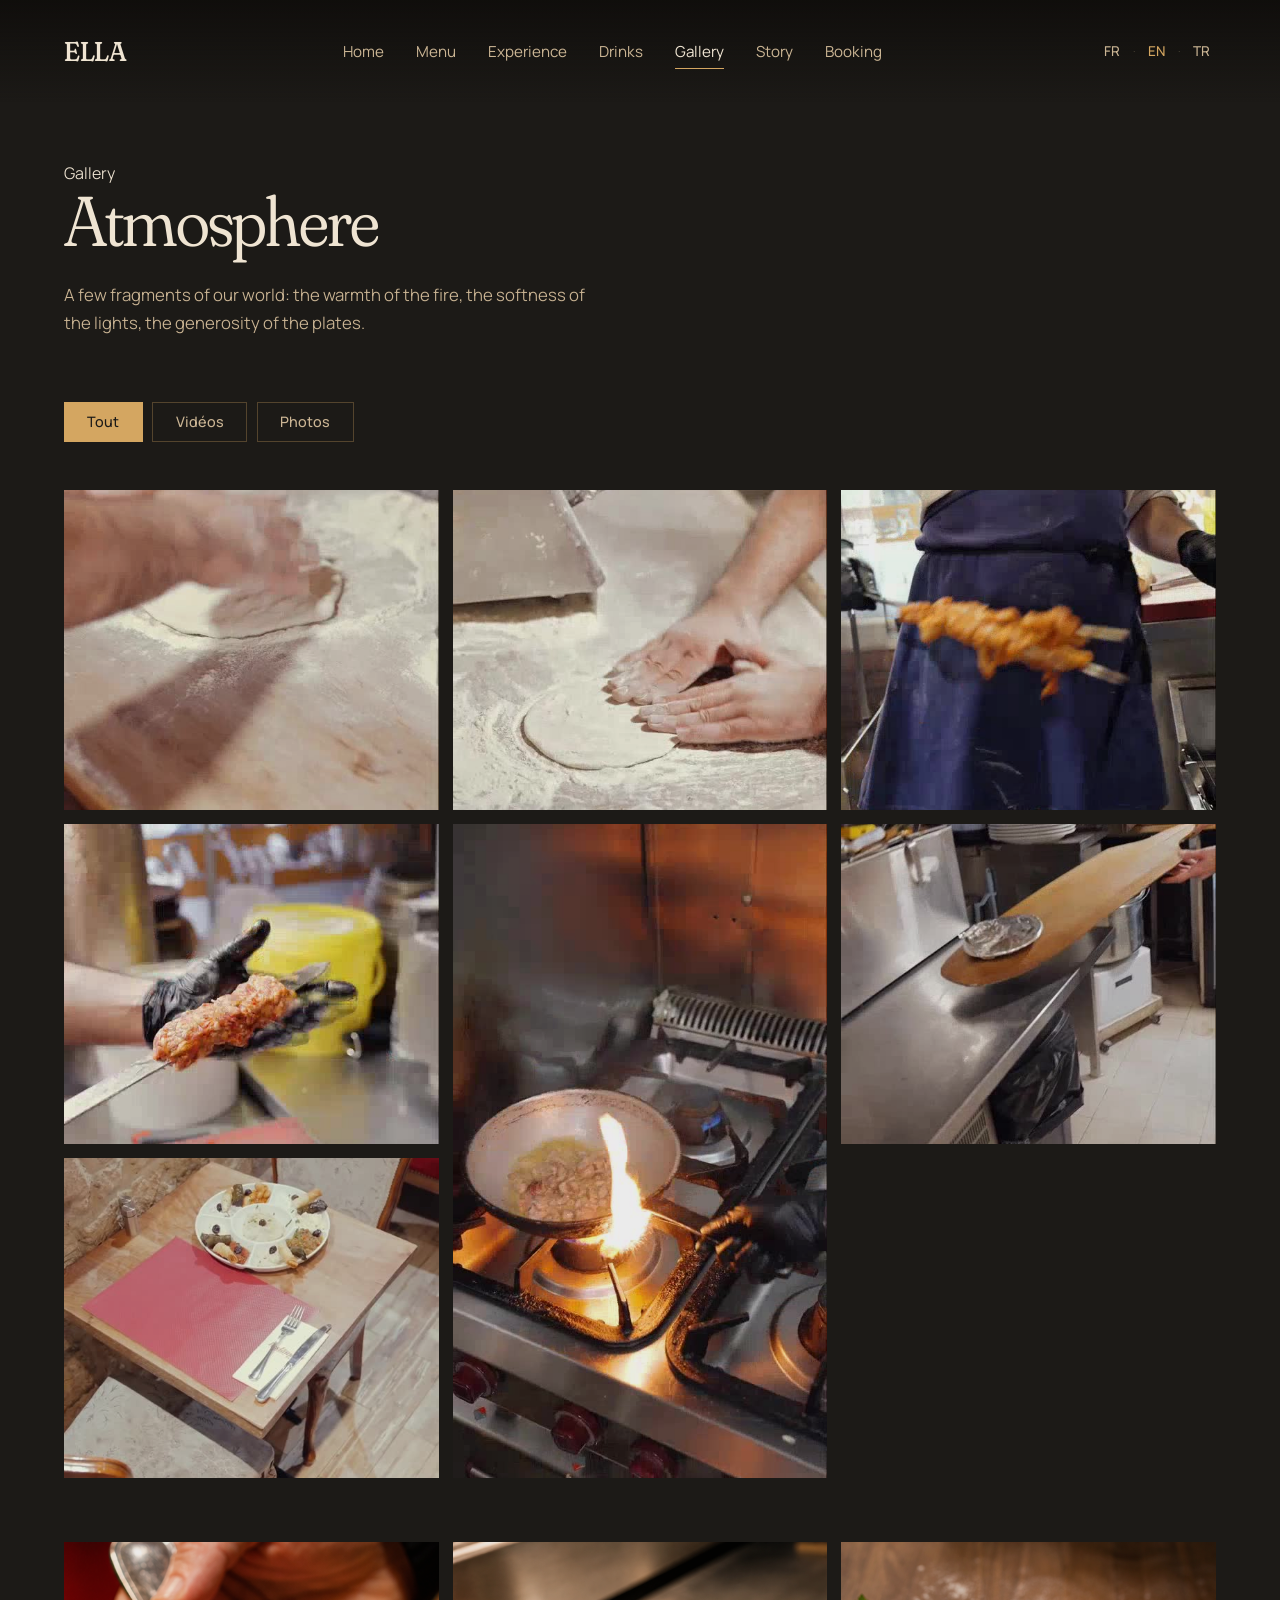
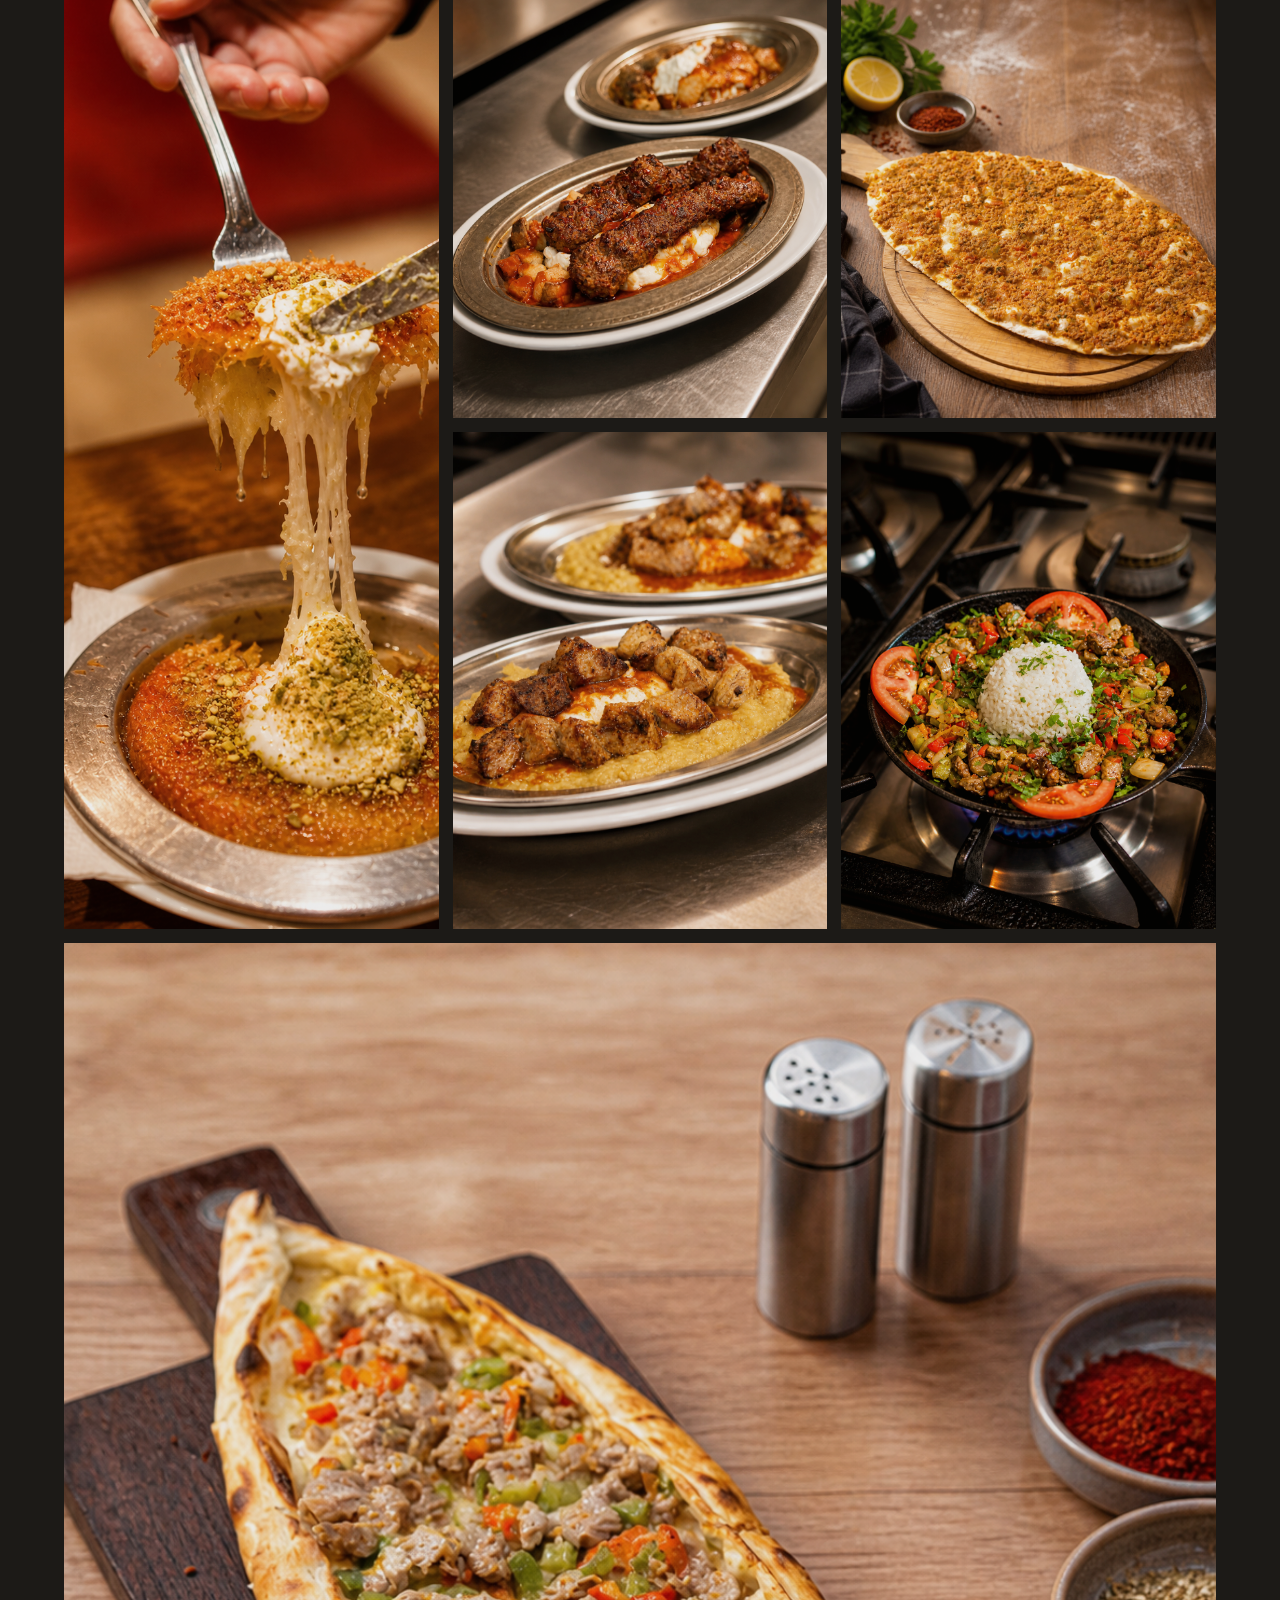
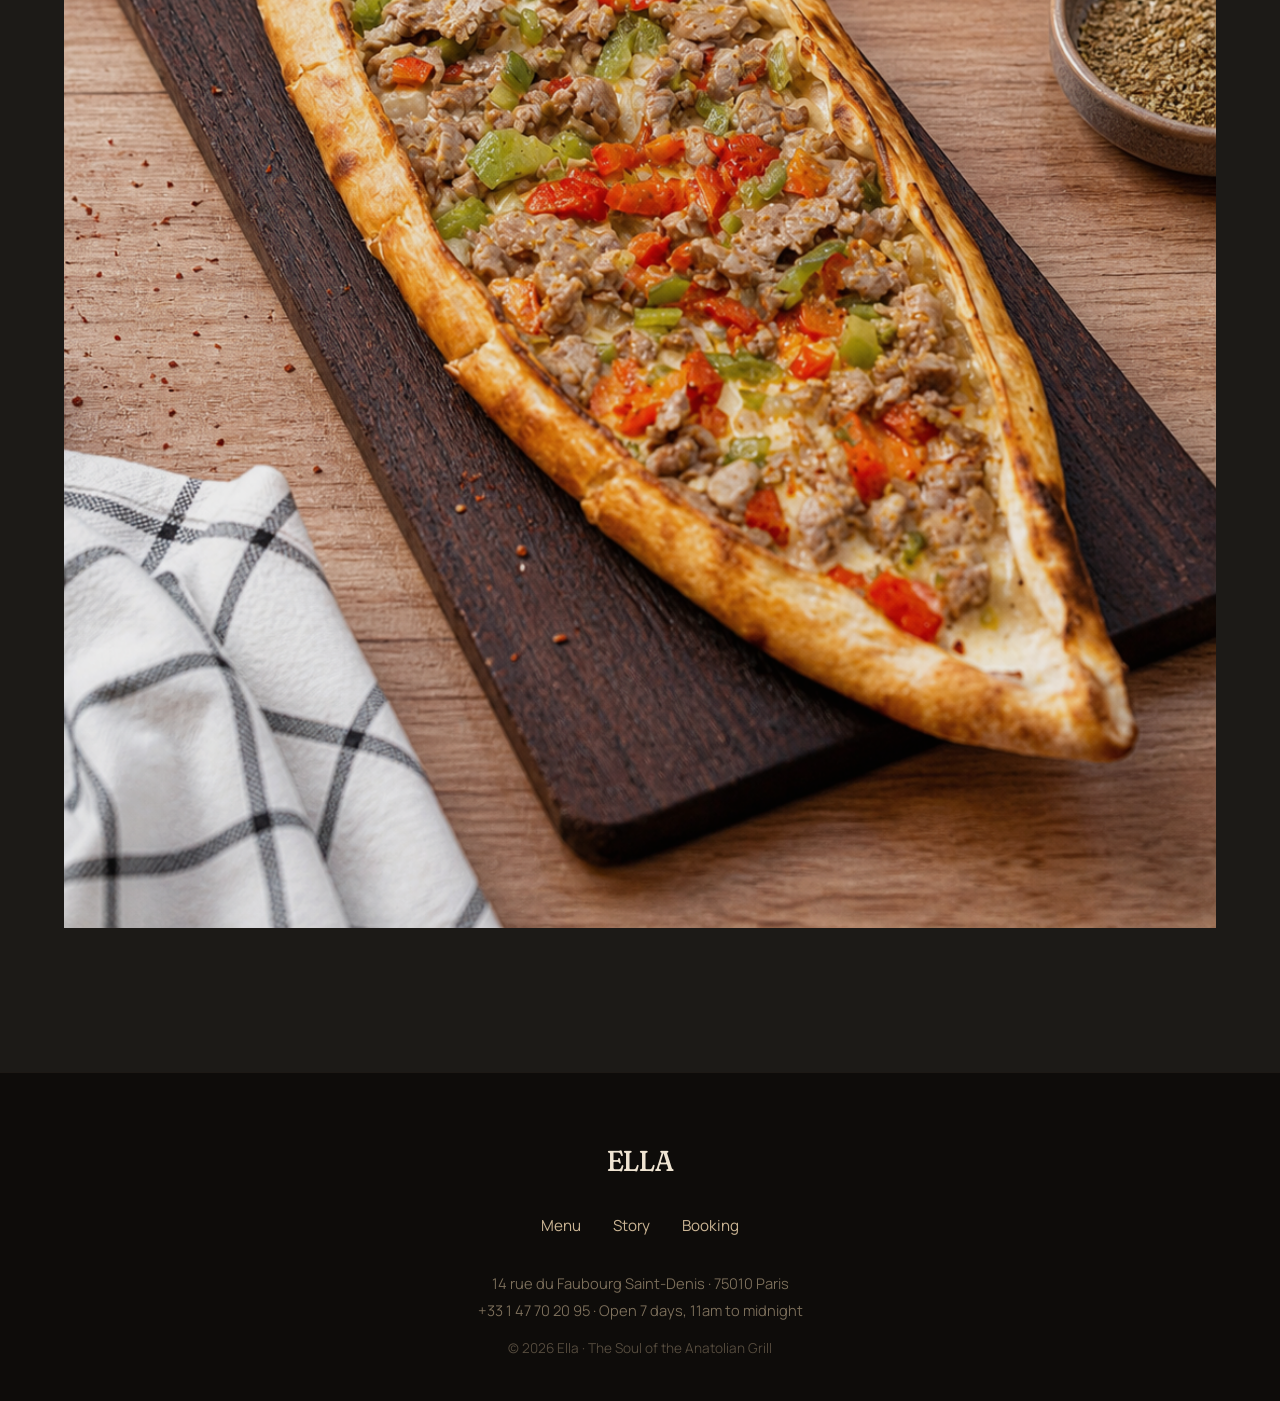
<file: galerie.html>
<!DOCTYPE html>
<html lang="fr">
<head>
    <meta charset="UTF-8">
    <meta name="viewport" content="width=device-width, initial-scale=1.0">
    <meta name="description" content="Plongez dans l'atmosphère d'Ella : vidéos et photos de notre salle, du mangal et de nos plats traditionnels turcs.">
    <link rel="canonical" href="https://dynamic-llama-959391.netlify.app/galerie">

    <!-- Open Graph -->
    <meta property="og:type" content="website">
    <meta property="og:title" content="Ella · Galerie — vidéos et photographies">
    <meta property="og:description" content="L'atmosphère d'Ella en images : la salle, le mangal, les plats traditionnels turcs.">
    <meta property="og:image" content="https://dynamic-llama-959391.netlify.app/media/posters/ella-7.jpg">

    <title>Ella · Galerie</title>

    <link rel="preconnect" href="https://fonts.googleapis.com">
    <link rel="preconnect" href="https://fonts.gstatic.com" crossorigin>
    <link href="https://fonts.googleapis.com/css2?family=Fraunces:ital,opsz,wght,SOFT@0,9..144,300..700,30..100;1,9..144,300..700,30..100&family=Manrope:wght@300..700&display=swap" rel="stylesheet">

    <link rel="stylesheet" href="style.css">
</head>
<body>

    <header>
        <a aria-label='Ella' class='logo' href='/'>ELLA</a>

        <nav id="primary-nav">
            <ul>
                <li><a data-i18n='nav.home' href='/'>Accueil</a></li>
                <li><a data-i18n='nav.menu' href='/menu'>Menu</a></li>
                <li><a data-i18n='nav.experience' href='/experience'>Expérience</a></li>
                <li><a data-i18n='nav.drinks' href='/boissons'>Boissons</a></li>
                <li><a class='active' data-i18n='nav.gallery' href='/galerie'>Galerie</a></li>
                <li><a data-i18n='nav.history' href='/histoire'>Histoire</a></li>
                <li><a data-i18n='nav.reservation' href='/reservation'>Réservation</a></li>
            </ul>
        </nav>

        <div class="header-right">
            <div class="lang-switch" role="group" aria-label="Choix de langue">
                <button type="button" data-lang="fr" aria-pressed="true">FR</button>
                <span class="lang-sep">·</span>
                <button type="button" data-lang="en" aria-pressed="false">EN</button>
                <span class="lang-sep">·</span>
                <button type="button" data-lang="tr" aria-pressed="false">TR</button>
            </div>
            <button class="menu-btn" aria-label="Menu" aria-expanded="false" aria-controls="primary-nav">☰</button>
        </div>
    </header>

    <main>
        <section class="gallery-section">
            <div class="gallery-header reveal">
                <span class="eyebrow" data-i18n="gallery.eyebrow">Galerie</span>
                <h2 data-i18n="gallery.title">Atmosphère</h2>
                <p data-i18n="gallery.intro">Quelques fragments de notre univers : la chaleur du feu, la douceur des lumières et la générosité des assiettes.</p>
            </div>

            <!-- BLOC VIDÉO — onglets -->
            <div class="gallery-tabs reveal" role="tablist" aria-label="Filtre médias">
                <button type="button" class="gtab-btn active" data-tab="all" role="tab" aria-selected="true">Tout</button>
                <button type="button" class="gtab-btn" data-tab="videos" role="tab" aria-selected="false">Vidéos</button>
                <button type="button" class="gtab-btn" data-tab="photos" role="tab" aria-selected="false">Photos</button>
            </div>

            <!-- GRILLE VIDÉO DÉDIÉE — autoplay muet boucle -->
            <div class="video-gallery reveal reveal-delay-1" data-tab-content="videos">
                <figure class="video-item">
                    <video autoplay muted loop playsinline preload="none" poster="media/posters/ella-1.jpg">
                        <source src="media/videos/ella-1.mp4" type="video/mp4">
                    </video>
                    <figcaption>Pâte étirée à la main</figcaption>
                </figure>
                <figure class="video-item">
                    <video autoplay muted loop playsinline preload="none" poster="media/posters/ella-2.jpg">
                        <source src="media/videos/ella-2.mp4" type="video/mp4">
                    </video>
                    <figcaption>Façonnage du pide</figcaption>
                </figure>
                <figure class="video-item">
                    <video autoplay muted loop playsinline preload="none" poster="media/posters/ella-3.jpg">
                        <source src="media/videos/ella-3.mp4" type="video/mp4">
                    </video>
                    <figcaption>Brochettes prêtes au service</figcaption>
                </figure>
                <figure class="video-item">
                    <video autoplay muted loop playsinline preload="none" poster="media/posters/ella-4.jpg">
                        <source src="media/videos/ella-4.mp4" type="video/mp4">
                    </video>
                    <figcaption>Adana kebab haché au couteau</figcaption>
                </figure>
                <figure class="video-item video-tall">
                    <video autoplay muted loop playsinline preload="none" poster="media/posters/ella-5.jpg">
                        <source src="media/videos/ella-5.mp4" type="video/mp4">
                    </video>
                    <figcaption>Au mangal, la flamme prend</figcaption>
                </figure>
                <figure class="video-item">
                    <video autoplay muted loop playsinline preload="none" poster="media/posters/ella-6.jpg">
                        <source src="media/videos/ella-6.mp4" type="video/mp4">
                    </video>
                    <figcaption>Sortie de four</figcaption>
                </figure>
                <figure class="video-item">
                    <video autoplay muted loop playsinline preload="none" poster="media/posters/ella-7.jpg">
                        <source src="media/videos/ella-7.mp4" type="video/mp4">
                    </video>
                    <figcaption>Notre salle, mezze à la table</figcaption>
                </figure>
            </div>

            <!-- GALERIE PHOTOS EXISTANTE conservée -->
            <div class="gallery-grid reveal reveal-delay-2" data-tab-content="photos">
                <figure class="gallery-item gal-tall">
                    <img src="media/kunefe.png" alt="Künefe — cheveux d'ange, fromage fondant, pistaches" loading="lazy">
                    <figcaption>Künefe</figcaption>
                </figure>
                <figure class="gallery-item gal-small-1">
                    <img src="media/adana.png" alt="Adana Kebab — brochette d'agneau haché, sauce tomate, yaourt" loading="lazy">
                    <figcaption>Adana Kebab</figcaption>
                </figure>
                <figure class="gallery-item gal-small-2">
                    <img src="media/lahmacun.png" alt="Lahmacun — galette fine garnie d'agneau haché et tomate" loading="lazy">
                    <figcaption>Lahmacun</figcaption>
                </figure>
                <figure class="gallery-item gal-small-3">
                    <img src="media/sis-kebab.png" alt="Şiş Kebab — cubes d'agneau grillés sur boulgour" loading="lazy">
                    <figcaption>Şiş Kebab</figcaption>
                </figure>
                <figure class="gallery-item gal-small-4">
                    <img src="media/sote.png" alt="Sauté de bœuf aux légumes et riz pilaf" loading="lazy">
                    <figcaption>Sauté de bœuf</figcaption>
                </figure>
                <figure class="gallery-item gal-wide-bottom">
                    <img src="media/pide.png" alt="Pide — pain plat turc à la viande hachée et légumes" loading="lazy">
                    <figcaption>Pide maison</figcaption>
                </figure>
            </div>
        </section>
    </main>

    <footer>
        <div class="footer-brand">ELLA</div>
        <div class="footer-links">
            <a data-i18n='nav.menu' href='/menu'>Menu</a>
            <a data-i18n='nav.history' href='/histoire'>Histoire</a>
            <a data-i18n='nav.reservation' href='/reservation'>Réservation</a>
        </div>
        <p data-i18n="footer.address">14 rue du Faubourg Saint-Denis · 75010 Paris</p>
        <p data-i18n="footer.contact">01 47 70 20 95 · Ouvert 7j/7 de 11h à minuit</p>
        <p class="copyright" data-i18n="footer.copyright">© 2026 Ella · L'Âme du Grill Anatolien</p>
    </footer>

    <script src="i18n.js"></script>
    <script src="script.js"></script>
    <script>
    // Filtre Tout / Vidéos / Photos sur la page galerie
    (function(){
      const tabs = document.querySelectorAll('.gtab-btn');
      const videoBlock = document.querySelector('[data-tab-content="videos"]');
      const photoBlock = document.querySelector('[data-tab-content="photos"]');
      function show(tab){
        tabs.forEach(b => {
          const active = b.dataset.tab === tab;
          b.classList.toggle('active', active);
          b.setAttribute('aria-selected', active);
        });
        if (tab === 'videos') {
          videoBlock.style.display = '';
          photoBlock.style.display = 'none';
        } else if (tab === 'photos') {
          videoBlock.style.display = 'none';
          photoBlock.style.display = '';
        } else {
          videoBlock.style.display = '';
          photoBlock.style.display = '';
        }
      }
      tabs.forEach(b => b.addEventListener('click', () => show(b.dataset.tab)));
    })();
    </script>
</body>
</html>
</file>
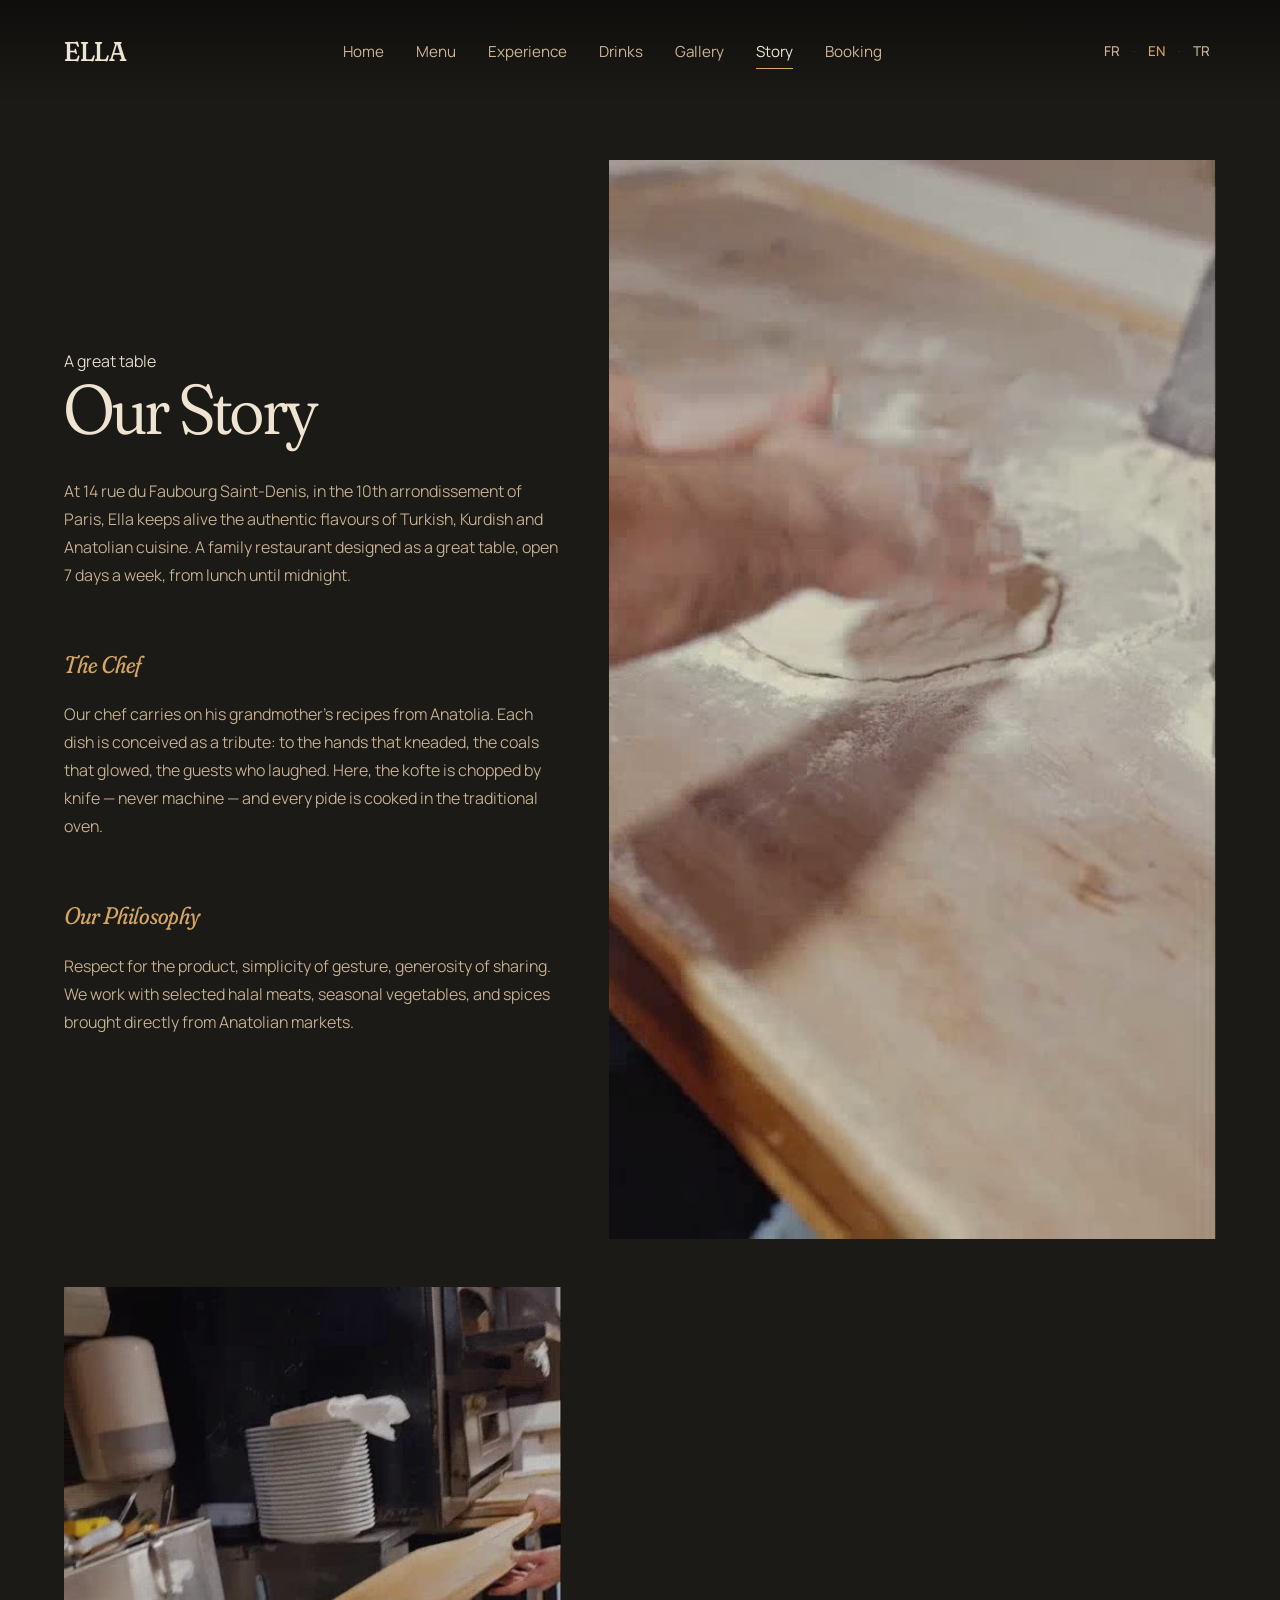
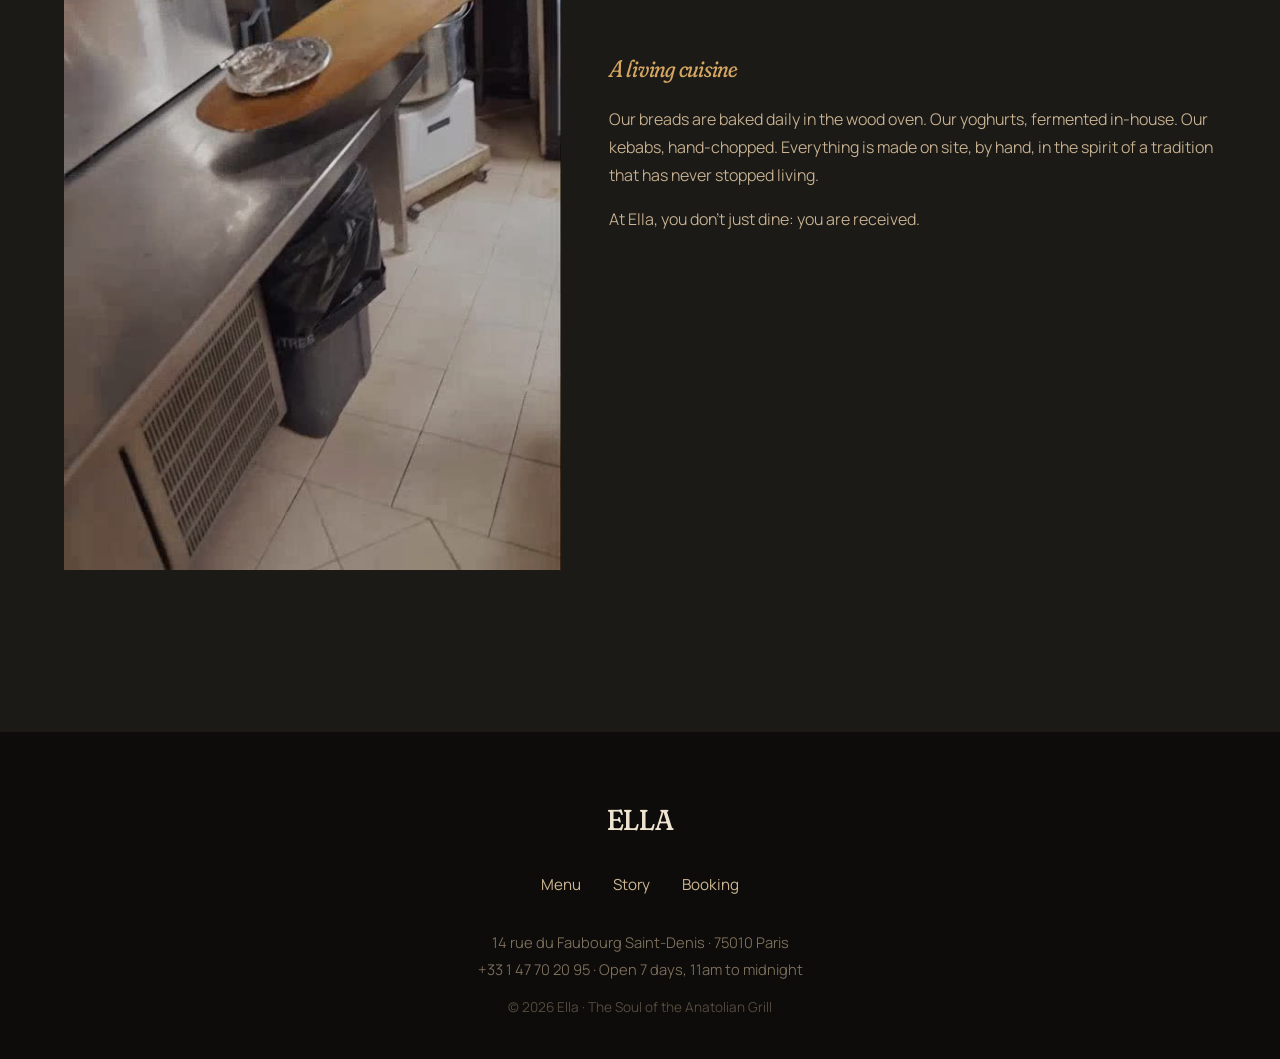
<file: histoire.html>
<!DOCTYPE html>
<html lang="fr">
<head>
    <meta charset="UTF-8">
    <meta name="viewport" content="width=device-width, initial-scale=1.0">
    <meta name="description" content="L'histoire d'Ella : un restaurant turc-anatolien né d'un héritage familial et de l'amour du feu de bois.">
    <link rel="canonical" href="https://dynamic-llama-959391.netlify.app/histoire">

    <meta property="og:type" content="article">
    <meta property="og:title" content="Ella · Notre Histoire">
    <meta property="og:description" content="Un héritage anatolien transmis depuis trois générations, au cœur du 10ème à Paris.">
    <meta property="og:image" content="https://dynamic-llama-959391.netlify.app/media/posters/ella-1.jpg">

    <title>Ella · Notre Histoire</title>

    <link rel="preconnect" href="https://fonts.googleapis.com">
    <link rel="preconnect" href="https://fonts.gstatic.com" crossorigin>
    <link href="https://fonts.googleapis.com/css2?family=Fraunces:ital,opsz,wght,SOFT@0,9..144,300..700,30..100;1,9..144,300..700,30..100&family=Manrope:wght@300..700&display=swap" rel="stylesheet">

    <link rel="stylesheet" href="style.css">
</head>
<body>

    <header>
        <a href="index.html" class="logo" aria-label="Ella">ELLA</a>

        <nav id="primary-nav">
            <ul>
                <li><a href="index.html" data-i18n="nav.home">Accueil</a></li>
                <li><a href="menu.html" data-i18n="nav.menu">Menu</a></li>
                <li><a href="experience.html" data-i18n="nav.experience">Expérience</a></li>
                <li><a href="boissons.html" data-i18n="nav.drinks">Boissons</a></li>
                <li><a href="galerie.html" data-i18n="nav.gallery">Galerie</a></li>
                <li><a href="histoire.html" class="active" data-i18n="nav.history">Histoire</a></li>
                <li><a href="reservation.html" data-i18n="nav.reservation">Réservation</a></li>
            </ul>
        </nav>

        <div class="header-right">
            <div class="lang-switch" role="group" aria-label="Choix de langue">
                <button type="button" data-lang="fr" aria-pressed="true">FR</button>
                <span class="lang-sep">·</span>
                <button type="button" data-lang="en" aria-pressed="false">EN</button>
                <span class="lang-sep">·</span>
                <button type="button" data-lang="tr" aria-pressed="false">TR</button>
            </div>
            <button class="menu-btn" aria-label="Menu" aria-expanded="false" aria-controls="primary-nav">☰</button>
        </div>
    </header>

    <main>
        <section class="history-section">
            <div class="history-grid">

                <div class="history-text reveal">
                    <span class="eyebrow" data-i18n="hist.eyebrow">Une grande table</span>
                    <h2 data-i18n="hist.title">Notre Histoire</h2>
                    <p data-i18n="hist.p1">Au 14 rue du Faubourg Saint-Denis, dans le 10ème arrondissement de Paris, Ella fait vivre les saveurs authentiques de la cuisine turque, kurde et anatolienne. Un restaurant familial pensé comme une grande table, ouvert 7 jours sur 7, du déjeuner jusqu'à minuit.</p>

                    <h3 data-i18n="hist.chef.title">Le Chef</h3>
                    <p data-i18n="hist.chef.text">Notre chef perpétue les recettes de sa grand-mère, originaire d'Anatolie. Chaque plat est pensé comme un hommage : aux mains qui ont pétri, aux charbons qui ont rougi, aux invités qui ont ri. Ici, le kofte est haché au couteau — jamais à la machine — et chaque pide est cuit dans le four traditionnel.</p>

                    <h3 data-i18n="hist.philo.title">Notre Philosophie</h3>
                    <p data-i18n="hist.philo.text">Le respect du produit, la simplicité du geste, la générosité du partage. Nous travaillons des viandes halal sélectionnées, des légumes de saison, et des épices rapportées directement des marchés d'Anatolie.</p>
                </div>

                <div class="history-img-wrapper history-img-main reveal reveal-delay-1">
                    <video autoplay muted loop playsinline preload="metadata" poster="media/posters/ella-1.jpg" aria-label="Pâte étalée à la main par le chef">
                        <source src="media/videos/ella-1.mp4" type="video/mp4">
                    </video>
                </div>

                <div class="history-bottom-row">
                    <div class="history-img-wrapper">
                        <video autoplay muted loop playsinline preload="none" poster="media/posters/ella-6.jpg" aria-label="Sortie du four à pide">
                            <source src="media/videos/ella-6.mp4" type="video/mp4">
                        </video>
                    </div>
                    <div class="history-text">
                        <h3 data-i18n="hist.living.title">Une cuisine vivante</h3>
                        <p data-i18n="hist.living.text1">Nos pains sont cuits chaque jour au four à bois. Nos yaourts, fermentés maison. Nos kebabs, hachés au couteau. Tout est fait sur place, à la main, dans le respect d'une tradition qui n'a jamais cessé de vivre.</p>
                        <p data-i18n="hist.living.text2">Chez Ella, vous ne dînez pas : vous êtes reçus.</p>
                    </div>
                </div>

            </div>
        </section>
    </main>

    <footer>
        <div class="footer-brand">ELLA</div>
        <div class="footer-links">
            <a href="menu.html" data-i18n="nav.menu">Menu</a>
            <a href="histoire.html" data-i18n="nav.history">Histoire</a>
            <a href="reservation.html" data-i18n="nav.reservation">Réservation</a>
        </div>
        <p data-i18n="footer.address">14 rue du Faubourg Saint-Denis · 75010 Paris</p>
        <p data-i18n="footer.contact">01 47 70 20 95 · Ouvert 7j/7 de 11h à minuit</p>
        <p class="copyright" data-i18n="footer.copyright">© 2026 Ella · L'Âme du Grill Anatolien</p>
    </footer>

    <script src="i18n.js"></script>
    <script src="script.js"></script>
</body>
</html>
</file>
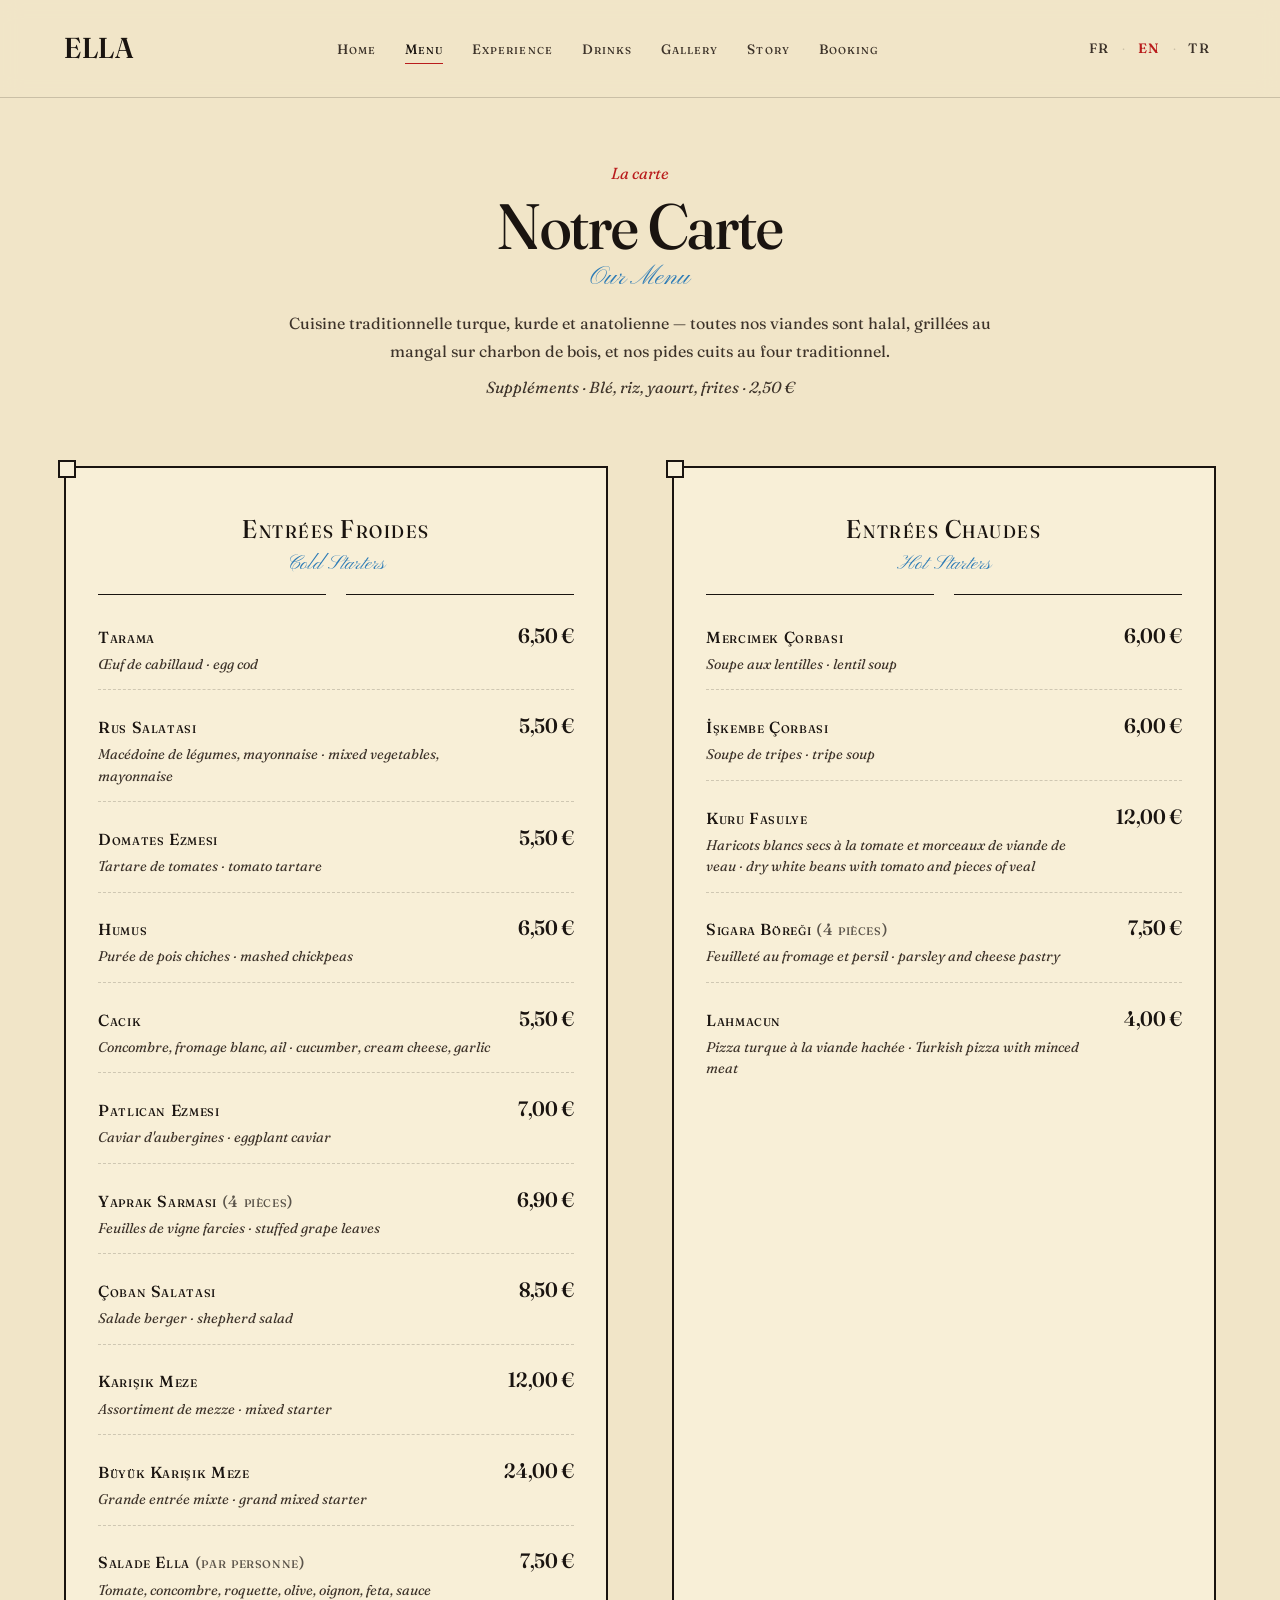
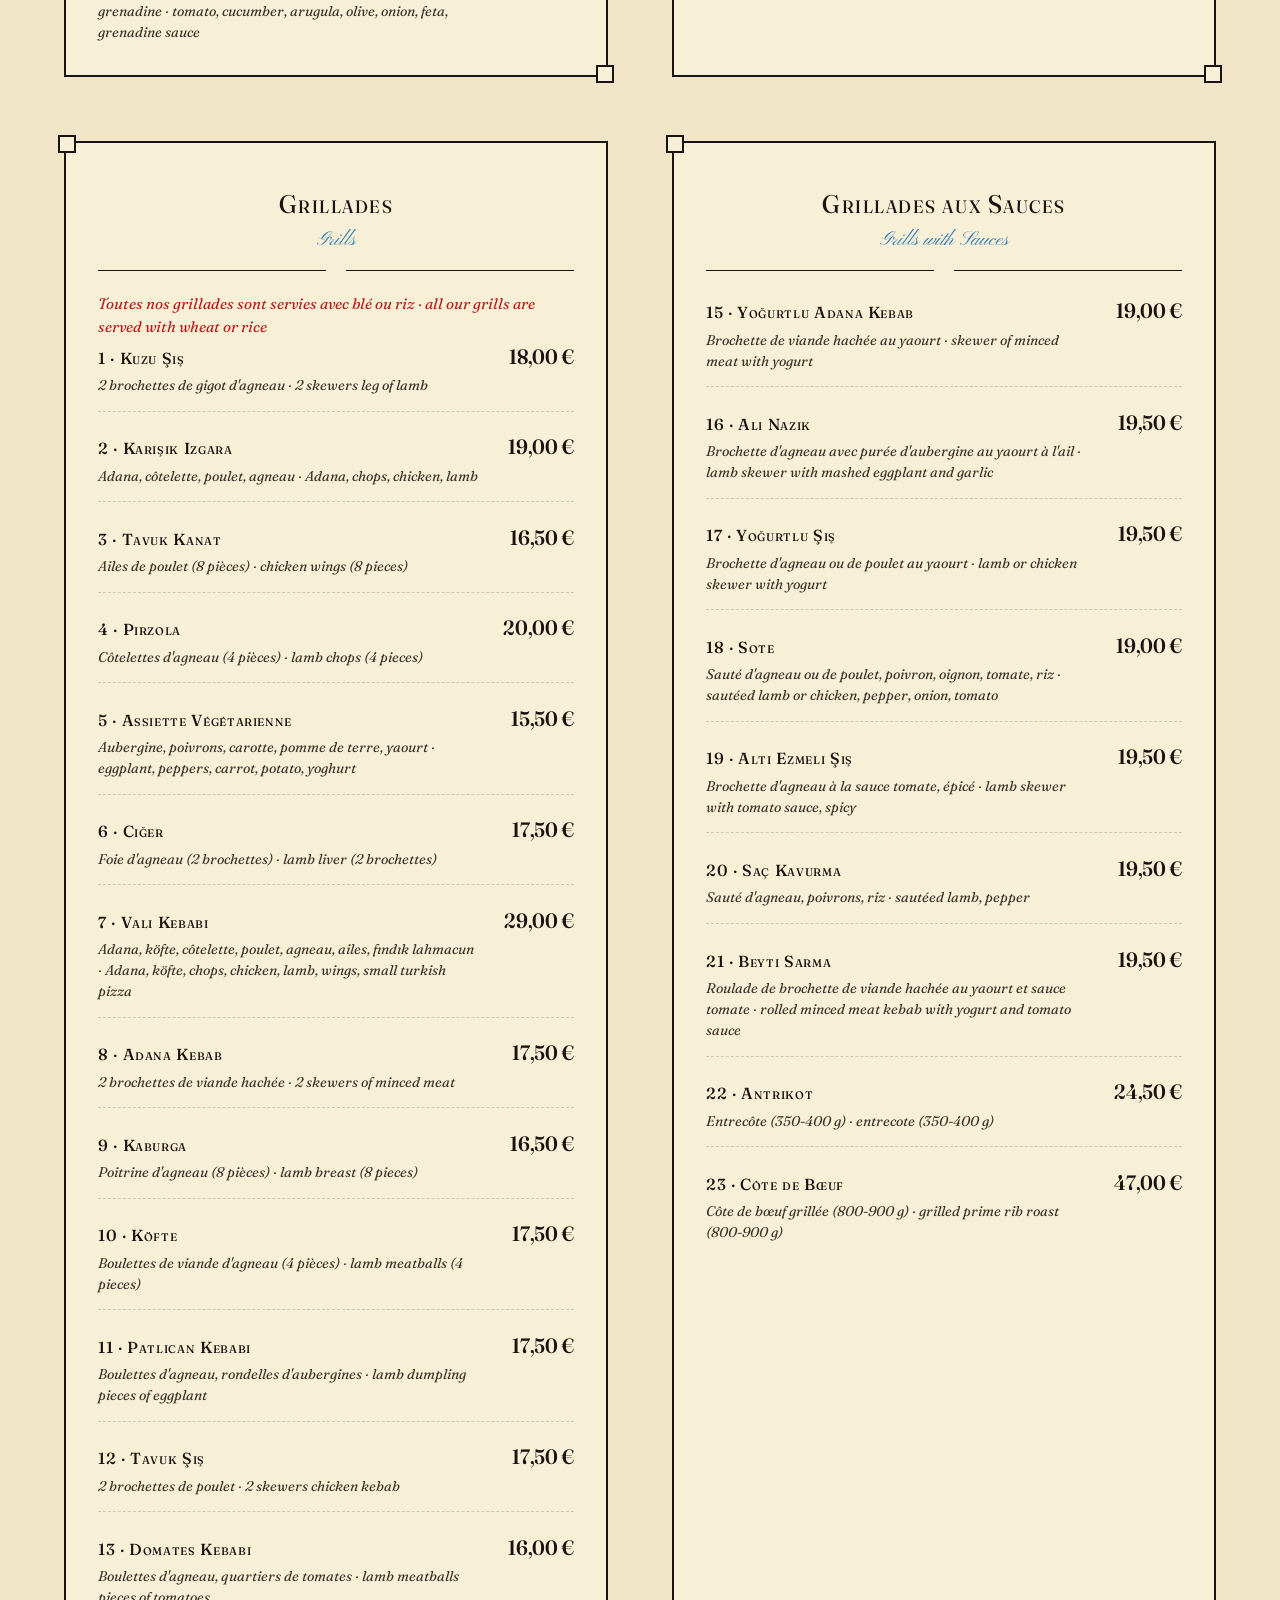
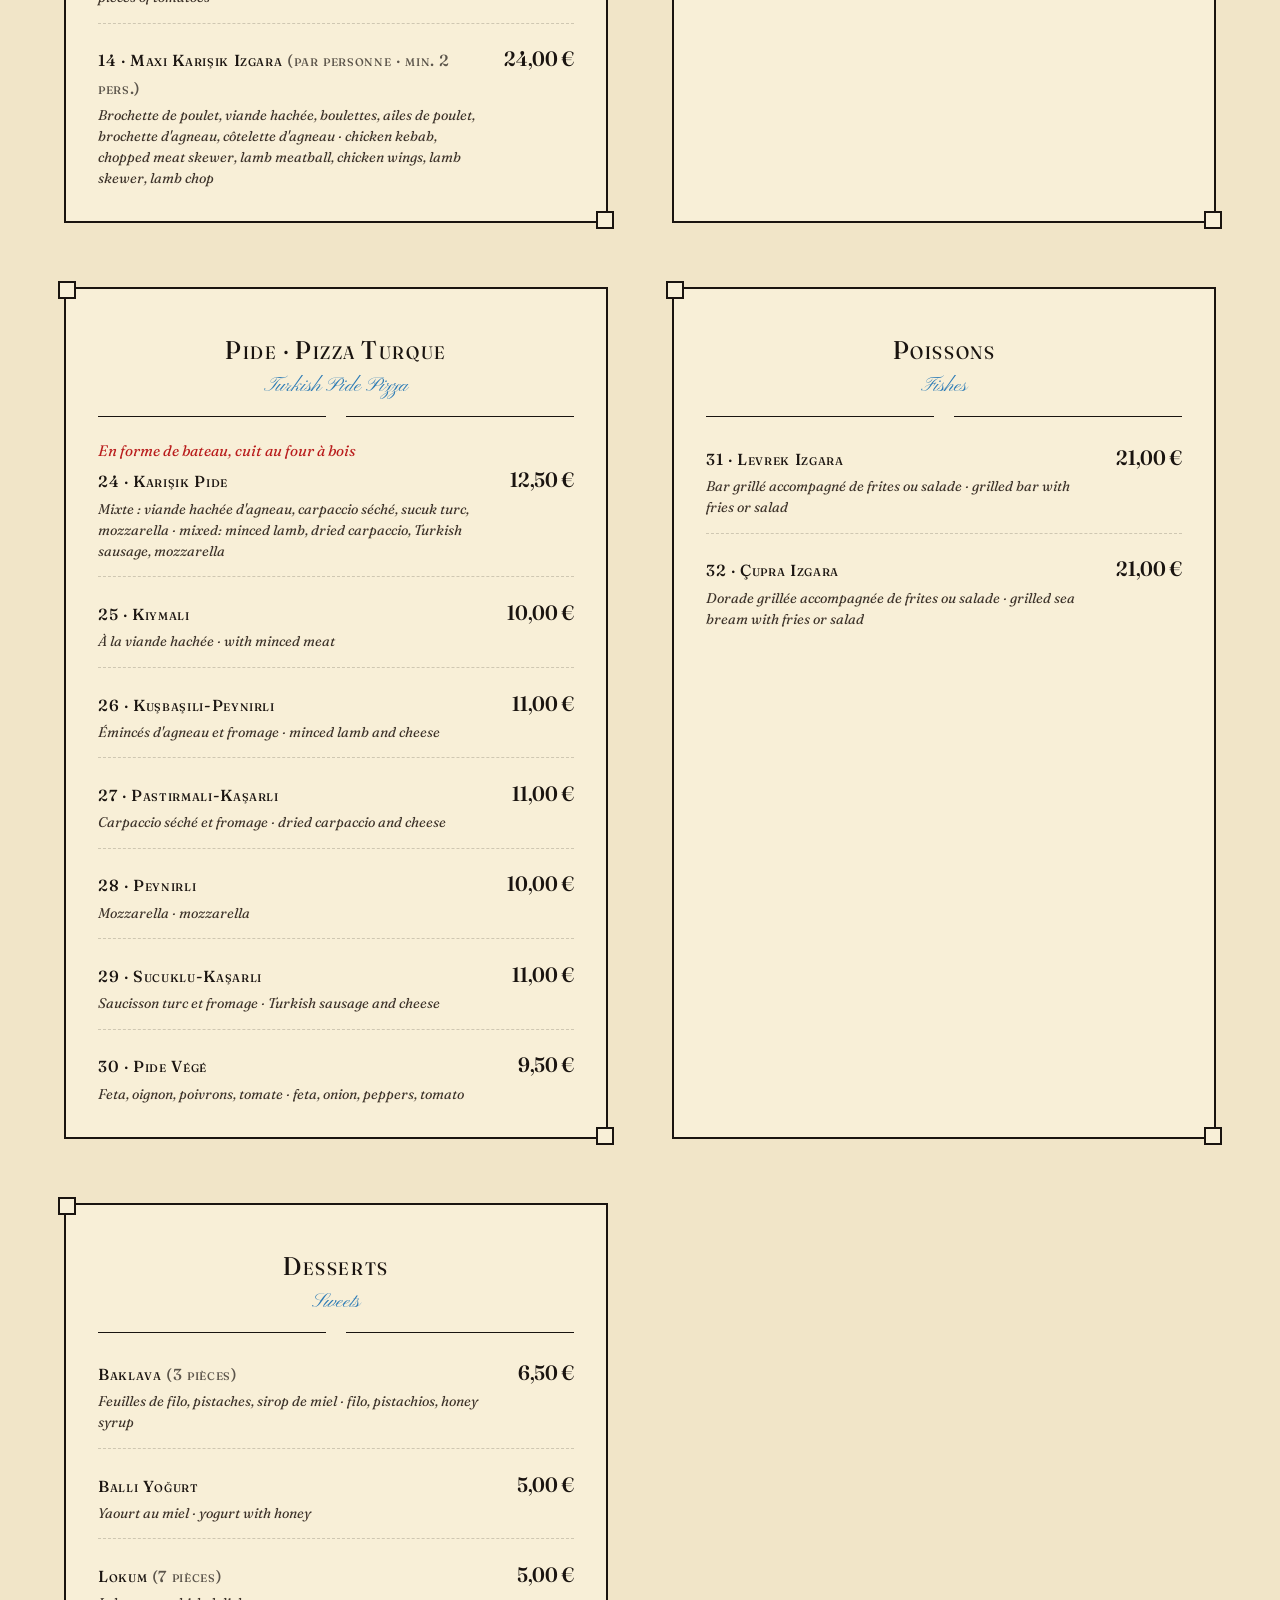
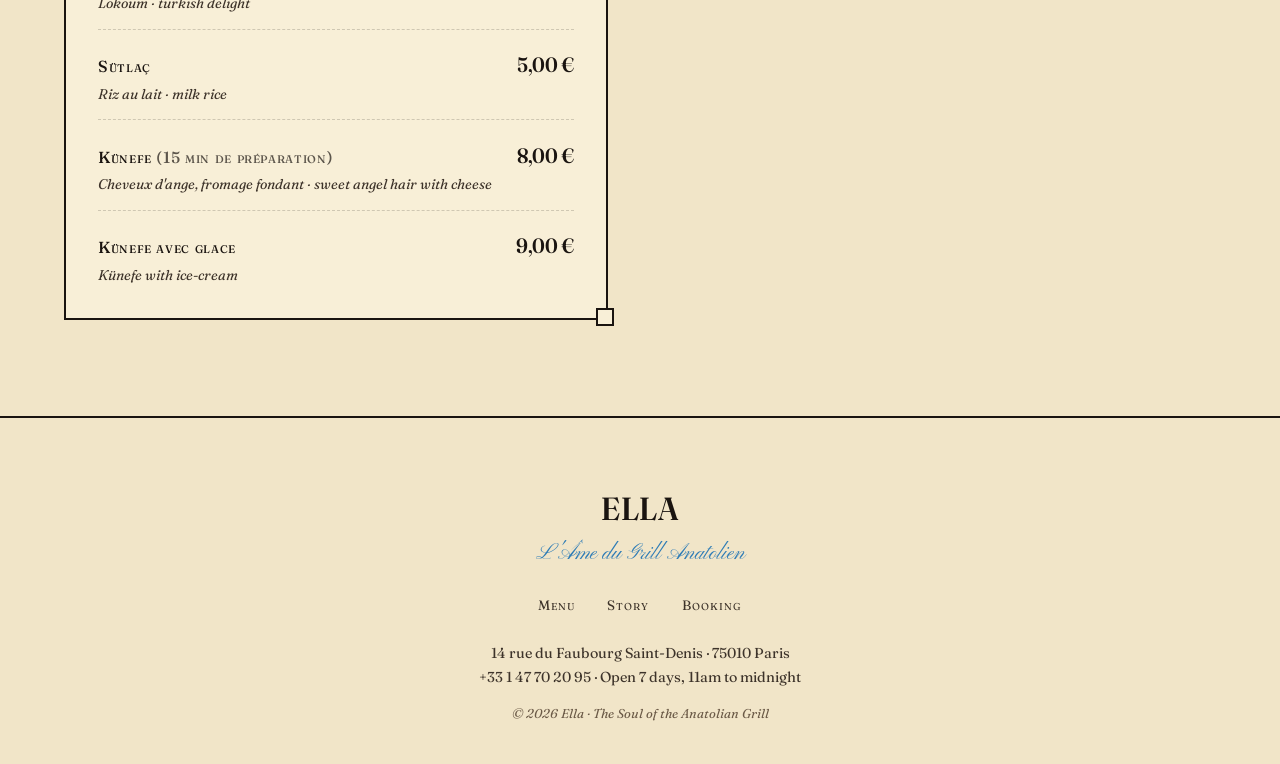
<file: menu.html>
<!DOCTYPE html>
<html lang="fr">
<head>
    <meta charset="UTF-8">
    <meta name="viewport" content="width=device-width, initial-scale=1.0">
    <meta name="description" content="La carte d'Ella : entrées froides et chaudes, grillades au mangal, pides, poissons et desserts traditionnels turcs. Restaurant turc Paris 10ème.">
    <meta name="theme-color" content="#F1E5C8">
    <title>Ella · Menu</title>

    <link rel="preconnect" href="https://fonts.googleapis.com">
    <link rel="preconnect" href="https://fonts.gstatic.com" crossorigin>
    <link href="https://fonts.googleapis.com/css2?family=Fraunces:ital,opsz,wght,SOFT@0,9..144,400..700,30..100;1,9..144,400..700,30..100&family=Pinyon+Script&display=swap" rel="stylesheet">

    <link rel="stylesheet" href="style-menu.css">
</head>
<body>

    <header>
        <a href="index.html" class="logo" aria-label="Ella">ELLA</a>

        <nav id="primary-nav">
            <ul>
                <li><a href="index.html" data-i18n="nav.home">Accueil</a></li>
                <li><a href="menu.html" class="active" data-i18n="nav.menu">Menu</a></li>
                <li><a href="experience.html" data-i18n="nav.experience">Expérience</a></li>
                <li><a href="boissons.html" data-i18n="nav.drinks">Boissons</a></li>
                <li><a href="galerie.html" data-i18n="nav.gallery">Galerie</a></li>
                <li><a href="histoire.html" data-i18n="nav.history">Histoire</a></li>
                <li><a href="reservation.html" data-i18n="nav.reservation">Réservation</a></li>
            </ul>
        </nav>

        <div class="header-right">
            <div class="lang-switch" role="group" aria-label="Choix de langue">
                <button type="button" data-lang="fr" aria-pressed="true">FR</button>
                <span class="lang-sep">·</span>
                <button type="button" data-lang="en" aria-pressed="false">EN</button>
                <span class="lang-sep">·</span>
                <button type="button" data-lang="tr" aria-pressed="false">TR</button>
            </div>
            <button class="menu-btn" aria-label="Menu" aria-expanded="false" aria-controls="primary-nav">☰</button>
        </div>
    </header>

    <main>
        <section class="page-section">
            <div class="page-header reveal">
                <span class="eyebrow">La carte</span>
                <h2>Notre Carte</h2>
                <span class="script-sub">Our Menu</span>
                <p>Cuisine traditionnelle turque, kurde et anatolienne — toutes nos viandes sont halal, grillées au mangal sur charbon de bois, et nos pides cuits au four traditionnel.</p>
                <p class="notice-red">Suppléments · Blé, riz, yaourt, frites · 2,50 €</p>
            </div>

            <div class="menu-grid reveal reveal-delay-1">

                <div class="menu-category">
                    <h3>Entrées Froides</h3>
                    <span class="script-sub">Cold Starters</span>
                    <div class="rule"></div>

                    <div class="menu-item">
                        <div class="menu-item-info">
                            <div class="menu-item-name">Tarama</div>
                            <div class="menu-item-desc">Œuf de cabillaud · egg cod</div>
                        </div>
                        <div class="menu-item-price">6,50 €</div>
                    </div>

                    <div class="menu-item">
                        <div class="menu-item-info">
                            <div class="menu-item-name">Rus Salatası</div>
                            <div class="menu-item-desc">Macédoine de légumes, mayonnaise · mixed vegetables, mayonnaise</div>
                        </div>
                        <div class="menu-item-price">5,50 €</div>
                    </div>

                    <div class="menu-item">
                        <div class="menu-item-info">
                            <div class="menu-item-name">Domates Ezmesi</div>
                            <div class="menu-item-desc">Tartare de tomates · tomato tartare</div>
                        </div>
                        <div class="menu-item-price">5,50 €</div>
                    </div>

                    <div class="menu-item">
                        <div class="menu-item-info">
                            <div class="menu-item-name">Humus</div>
                            <div class="menu-item-desc">Purée de pois chiches · mashed chickpeas</div>
                        </div>
                        <div class="menu-item-price">6,50 €</div>
                    </div>

                    <div class="menu-item">
                        <div class="menu-item-info">
                            <div class="menu-item-name">Cacık</div>
                            <div class="menu-item-desc">Concombre, fromage blanc, ail · cucumber, cream cheese, garlic</div>
                        </div>
                        <div class="menu-item-price">5,50 €</div>
                    </div>

                    <div class="menu-item">
                        <div class="menu-item-info">
                            <div class="menu-item-name">Patlıcan Ezmesi</div>
                            <div class="menu-item-desc">Caviar d'aubergines · eggplant caviar</div>
                        </div>
                        <div class="menu-item-price">7,00 €</div>
                    </div>

                    <div class="menu-item">
                        <div class="menu-item-info">
                            <div class="menu-item-name">Yaprak Sarması <span style="opacity:.7">(4 pièces)</span></div>
                            <div class="menu-item-desc">Feuilles de vigne farcies · stuffed grape leaves</div>
                        </div>
                        <div class="menu-item-price">6,90 €</div>
                    </div>

                    <div class="menu-item">
                        <div class="menu-item-info">
                            <div class="menu-item-name">Çoban Salatası</div>
                            <div class="menu-item-desc">Salade berger · shepherd salad</div>
                        </div>
                        <div class="menu-item-price">8,50 €</div>
                    </div>

                    <div class="menu-item">
                        <div class="menu-item-info">
                            <div class="menu-item-name">Karışık Meze</div>
                            <div class="menu-item-desc">Assortiment de mezze · mixed starter</div>
                        </div>
                        <div class="menu-item-price">12,00 €</div>
                    </div>

                    <div class="menu-item">
                        <div class="menu-item-info">
                            <div class="menu-item-name">Büyük Karışık Meze</div>
                            <div class="menu-item-desc">Grande entrée mixte · grand mixed starter</div>
                        </div>
                        <div class="menu-item-price">24,00 €</div>
                    </div>

                    <div class="menu-item">
                        <div class="menu-item-info">
                            <div class="menu-item-name">Salade Ella <span style="opacity:.7">(par personne)</span></div>
                            <div class="menu-item-desc">Tomate, concombre, roquette, olive, oignon, feta, sauce grenadine · tomato, cucumber, arugula, olive, onion, feta, grenadine sauce</div>
                        </div>
                        <div class="menu-item-price">7,50 €</div>
                    </div>
                </div>

                <div class="menu-category">
                    <h3>Entrées Chaudes</h3>
                    <span class="script-sub">Hot Starters</span>
                    <div class="rule"></div>

                    <div class="menu-item">
                        <div class="menu-item-info">
                            <div class="menu-item-name">Mercimek Çorbası</div>
                            <div class="menu-item-desc">Soupe aux lentilles · lentil soup</div>
                        </div>
                        <div class="menu-item-price">6,00 €</div>
                    </div>

                    <div class="menu-item">
                        <div class="menu-item-info">
                            <div class="menu-item-name">İşkembe Çorbası</div>
                            <div class="menu-item-desc">Soupe de tripes · tripe soup</div>
                        </div>
                        <div class="menu-item-price">6,00 €</div>
                    </div>

                    <div class="menu-item">
                        <div class="menu-item-info">
                            <div class="menu-item-name">Kuru Fasulye</div>
                            <div class="menu-item-desc">Haricots blancs secs à la tomate et morceaux de viande de veau · dry white beans with tomato and pieces of veal</div>
                        </div>
                        <div class="menu-item-price">12,00 €</div>
                    </div>

                    <div class="menu-item">
                        <div class="menu-item-info">
                            <div class="menu-item-name">Sigara Böreği <span style="opacity:.7">(4 pièces)</span></div>
                            <div class="menu-item-desc">Feuilleté au fromage et persil · parsley and cheese pastry</div>
                        </div>
                        <div class="menu-item-price">7,50 €</div>
                    </div>

                    <div class="menu-item">
                        <div class="menu-item-info">
                            <div class="menu-item-name">Lahmacun</div>
                            <div class="menu-item-desc">Pizza turque à la viande hachée · Turkish pizza with minced meat</div>
                        </div>
                        <div class="menu-item-price">4,00 €</div>
                    </div>
                </div>

                <div class="menu-category">
                    <h3>Grillades</h3>
                    <span class="script-sub">Grills</span>
                    <div class="rule"></div>
                    <p class="notice-red">Toutes nos grillades sont servies avec blé ou riz · all our grills are served with wheat or rice</p>

                    <div class="menu-item">
                        <div class="menu-item-info">
                            <div class="menu-item-name">1 · Kuzu Şiş</div>
                            <div class="menu-item-desc">2 brochettes de gigot d'agneau · 2 skewers leg of lamb</div>
                        </div>
                        <div class="menu-item-price">18,00 €</div>
                    </div>

                    <div class="menu-item">
                        <div class="menu-item-info">
                            <div class="menu-item-name">2 · Karışık Izgara</div>
                            <div class="menu-item-desc">Adana, côtelette, poulet, agneau · Adana, chops, chicken, lamb</div>
                        </div>
                        <div class="menu-item-price">19,00 €</div>
                    </div>

                    <div class="menu-item">
                        <div class="menu-item-info">
                            <div class="menu-item-name">3 · Tavuk Kanat</div>
                            <div class="menu-item-desc">Ailes de poulet (8 pièces) · chicken wings (8 pieces)</div>
                        </div>
                        <div class="menu-item-price">16,50 €</div>
                    </div>

                    <div class="menu-item">
                        <div class="menu-item-info">
                            <div class="menu-item-name">4 · Pirzola</div>
                            <div class="menu-item-desc">Côtelettes d'agneau (4 pièces) · lamb chops (4 pieces)</div>
                        </div>
                        <div class="menu-item-price">20,00 €</div>
                    </div>

                    <div class="menu-item">
                        <div class="menu-item-info">
                            <div class="menu-item-name">5 · Assiette Végétarienne</div>
                            <div class="menu-item-desc">Aubergine, poivrons, carotte, pomme de terre, yaourt · eggplant, peppers, carrot, potato, yoghurt</div>
                        </div>
                        <div class="menu-item-price">15,50 €</div>
                    </div>

                    <div class="menu-item">
                        <div class="menu-item-info">
                            <div class="menu-item-name">6 · Ciğer</div>
                            <div class="menu-item-desc">Foie d'agneau (2 brochettes) · lamb liver (2 brochettes)</div>
                        </div>
                        <div class="menu-item-price">17,50 €</div>
                    </div>

                    <div class="menu-item">
                        <div class="menu-item-info">
                            <div class="menu-item-name">7 · Vali Kebabı</div>
                            <div class="menu-item-desc">Adana, köfte, côtelette, poulet, agneau, ailes, fındık lahmacun · Adana, köfte, chops, chicken, lamb, wings, small turkish pizza</div>
                        </div>
                        <div class="menu-item-price">29,00 €</div>
                    </div>

                    <div class="menu-item">
                        <div class="menu-item-info">
                            <div class="menu-item-name">8 · Adana Kebab</div>
                            <div class="menu-item-desc">2 brochettes de viande hachée · 2 skewers of minced meat</div>
                        </div>
                        <div class="menu-item-price">17,50 €</div>
                    </div>

                    <div class="menu-item">
                        <div class="menu-item-info">
                            <div class="menu-item-name">9 · Kaburga</div>
                            <div class="menu-item-desc">Poitrine d'agneau (8 pièces) · lamb breast (8 pieces)</div>
                        </div>
                        <div class="menu-item-price">16,50 €</div>
                    </div>

                    <div class="menu-item">
                        <div class="menu-item-info">
                            <div class="menu-item-name">10 · Köfte</div>
                            <div class="menu-item-desc">Boulettes de viande d'agneau (4 pièces) · lamb meatballs (4 pieces)</div>
                        </div>
                        <div class="menu-item-price">17,50 €</div>
                    </div>

                    <div class="menu-item">
                        <div class="menu-item-info">
                            <div class="menu-item-name">11 · Patlıcan Kebabı</div>
                            <div class="menu-item-desc">Boulettes d'agneau, rondelles d'aubergines · lamb dumpling pieces of eggplant</div>
                        </div>
                        <div class="menu-item-price">17,50 €</div>
                    </div>

                    <div class="menu-item">
                        <div class="menu-item-info">
                            <div class="menu-item-name">12 · Tavuk Şiş</div>
                            <div class="menu-item-desc">2 brochettes de poulet · 2 skewers chicken kebab</div>
                        </div>
                        <div class="menu-item-price">17,50 €</div>
                    </div>

                    <div class="menu-item">
                        <div class="menu-item-info">
                            <div class="menu-item-name">13 · Domates Kebabı</div>
                            <div class="menu-item-desc">Boulettes d'agneau, quartiers de tomates · lamb meatballs pieces of tomatoes</div>
                        </div>
                        <div class="menu-item-price">16,00 €</div>
                    </div>

                    <div class="menu-item">
                        <div class="menu-item-info">
                            <div class="menu-item-name">14 · Maxi Karışık Izgara <span style="opacity:.7">(par personne · min. 2 pers.)</span></div>
                            <div class="menu-item-desc">Brochette de poulet, viande hachée, boulettes, ailes de poulet, brochette d'agneau, côtelette d'agneau · chicken kebab, chopped meat skewer, lamb meatball, chicken wings, lamb skewer, lamb chop</div>
                        </div>
                        <div class="menu-item-price">24,00 €</div>
                    </div>
                </div>

                <div class="menu-category">
                    <h3>Grillades aux Sauces</h3>
                    <span class="script-sub">Grills with Sauces</span>
                    <div class="rule"></div>

                    <div class="menu-item">
                        <div class="menu-item-info">
                            <div class="menu-item-name">15 · Yoğurtlu Adana Kebab</div>
                            <div class="menu-item-desc">Brochette de viande hachée au yaourt · skewer of minced meat with yogurt</div>
                        </div>
                        <div class="menu-item-price">19,00 €</div>
                    </div>

                    <div class="menu-item">
                        <div class="menu-item-info">
                            <div class="menu-item-name">16 · Ali Nazik</div>
                            <div class="menu-item-desc">Brochette d'agneau avec purée d'aubergine au yaourt à l'ail · lamb skewer with mashed eggplant and garlic</div>
                        </div>
                        <div class="menu-item-price">19,50 €</div>
                    </div>

                    <div class="menu-item">
                        <div class="menu-item-info">
                            <div class="menu-item-name">17 · Yoğurtlu Şiş</div>
                            <div class="menu-item-desc">Brochette d'agneau ou de poulet au yaourt · lamb or chicken skewer with yogurt</div>
                        </div>
                        <div class="menu-item-price">19,50 €</div>
                    </div>

                    <div class="menu-item">
                        <div class="menu-item-info">
                            <div class="menu-item-name">18 · Sote</div>
                            <div class="menu-item-desc">Sauté d'agneau ou de poulet, poivron, oignon, tomate, riz · sautéed lamb or chicken, pepper, onion, tomato</div>
                        </div>
                        <div class="menu-item-price">19,00 €</div>
                    </div>

                    <div class="menu-item">
                        <div class="menu-item-info">
                            <div class="menu-item-name">19 · Altı Ezmeli Şiş</div>
                            <div class="menu-item-desc">Brochette d'agneau à la sauce tomate, épicé · lamb skewer with tomato sauce, spicy</div>
                        </div>
                        <div class="menu-item-price">19,50 €</div>
                    </div>

                    <div class="menu-item">
                        <div class="menu-item-info">
                            <div class="menu-item-name">20 · Saç Kavurma</div>
                            <div class="menu-item-desc">Sauté d'agneau, poivrons, riz · sautéed lamb, pepper</div>
                        </div>
                        <div class="menu-item-price">19,50 €</div>
                    </div>

                    <div class="menu-item">
                        <div class="menu-item-info">
                            <div class="menu-item-name">21 · Beyti Sarma</div>
                            <div class="menu-item-desc">Roulade de brochette de viande hachée au yaourt et sauce tomate · rolled minced meat kebab with yogurt and tomato sauce</div>
                        </div>
                        <div class="menu-item-price">19,50 €</div>
                    </div>

                    <div class="menu-item">
                        <div class="menu-item-info">
                            <div class="menu-item-name">22 · Antrikot</div>
                            <div class="menu-item-desc">Entrecôte (350-400 g) · entrecote (350-400 g)</div>
                        </div>
                        <div class="menu-item-price">24,50 €</div>
                    </div>

                    <div class="menu-item">
                        <div class="menu-item-info">
                            <div class="menu-item-name">23 · Côte de Bœuf</div>
                            <div class="menu-item-desc">Côte de bœuf grillée (800-900 g) · grilled prime rib roast (800-900 g)</div>
                        </div>
                        <div class="menu-item-price">47,00 €</div>
                    </div>
                </div>

                <div class="menu-category">
                    <h3>Pide · Pizza Turque</h3>
                    <span class="script-sub">Turkish Pide Pizza</span>
                    <div class="rule"></div>
                    <p class="notice-red">En forme de bateau, cuit au four à bois</p>

                    <div class="menu-item">
                        <div class="menu-item-info">
                            <div class="menu-item-name">24 · Karışık Pide</div>
                            <div class="menu-item-desc">Mixte : viande hachée d'agneau, carpaccio séché, sucuk turc, mozzarella · mixed: minced lamb, dried carpaccio, Turkish sausage, mozzarella</div>
                        </div>
                        <div class="menu-item-price">12,50 €</div>
                    </div>

                    <div class="menu-item">
                        <div class="menu-item-info">
                            <div class="menu-item-name">25 · Kıymalı</div>
                            <div class="menu-item-desc">À la viande hachée · with minced meat</div>
                        </div>
                        <div class="menu-item-price">10,00 €</div>
                    </div>

                    <div class="menu-item">
                        <div class="menu-item-info">
                            <div class="menu-item-name">26 · Kuşbaşılı-Peynirli</div>
                            <div class="menu-item-desc">Émincés d'agneau et fromage · minced lamb and cheese</div>
                        </div>
                        <div class="menu-item-price">11,00 €</div>
                    </div>

                    <div class="menu-item">
                        <div class="menu-item-info">
                            <div class="menu-item-name">27 · Pastırmalı-Kaşarlı</div>
                            <div class="menu-item-desc">Carpaccio séché et fromage · dried carpaccio and cheese</div>
                        </div>
                        <div class="menu-item-price">11,00 €</div>
                    </div>

                    <div class="menu-item">
                        <div class="menu-item-info">
                            <div class="menu-item-name">28 · Peynirli</div>
                            <div class="menu-item-desc">Mozzarella · mozzarella</div>
                        </div>
                        <div class="menu-item-price">10,00 €</div>
                    </div>

                    <div class="menu-item">
                        <div class="menu-item-info">
                            <div class="menu-item-name">29 · Sucuklu-Kaşarlı</div>
                            <div class="menu-item-desc">Saucisson turc et fromage · Turkish sausage and cheese</div>
                        </div>
                        <div class="menu-item-price">11,00 €</div>
                    </div>

                    <div class="menu-item">
                        <div class="menu-item-info">
                            <div class="menu-item-name">30 · Pide Végé</div>
                            <div class="menu-item-desc">Feta, oignon, poivrons, tomate · feta, onion, peppers, tomato</div>
                        </div>
                        <div class="menu-item-price">9,50 €</div>
                    </div>
                </div>

                <div class="menu-category">
                    <h3>Poissons</h3>
                    <span class="script-sub">Fishes</span>
                    <div class="rule"></div>

                    <div class="menu-item">
                        <div class="menu-item-info">
                            <div class="menu-item-name">31 · Levrek Izgara</div>
                            <div class="menu-item-desc">Bar grillé accompagné de frites ou salade · grilled bar with fries or salad</div>
                        </div>
                        <div class="menu-item-price">21,00 €</div>
                    </div>

                    <div class="menu-item">
                        <div class="menu-item-info">
                            <div class="menu-item-name">32 · Çupra Izgara</div>
                            <div class="menu-item-desc">Dorade grillée accompagnée de frites ou salade · grilled sea bream with fries or salad</div>
                        </div>
                        <div class="menu-item-price">21,00 €</div>
                    </div>
                </div>

                <div class="menu-category">
                    <h3>Desserts</h3>
                    <span class="script-sub">Sweets</span>
                    <div class="rule"></div>

                    <div class="menu-item">
                        <div class="menu-item-info">
                            <div class="menu-item-name">Baklava <span style="opacity:.7">(3 pièces)</span></div>
                            <div class="menu-item-desc">Feuilles de filo, pistaches, sirop de miel · filo, pistachios, honey syrup</div>
                        </div>
                        <div class="menu-item-price">6,50 €</div>
                    </div>

                    <div class="menu-item">
                        <div class="menu-item-info">
                            <div class="menu-item-name">Ballı Yoğurt</div>
                            <div class="menu-item-desc">Yaourt au miel · yogurt with honey</div>
                        </div>
                        <div class="menu-item-price">5,00 €</div>
                    </div>

                    <div class="menu-item">
                        <div class="menu-item-info">
                            <div class="menu-item-name">Lokum <span style="opacity:.7">(7 pièces)</span></div>
                            <div class="menu-item-desc">Lokoum · turkish delight</div>
                        </div>
                        <div class="menu-item-price">5,00 €</div>
                    </div>

                    <div class="menu-item">
                        <div class="menu-item-info">
                            <div class="menu-item-name">Sütlaç</div>
                            <div class="menu-item-desc">Riz au lait · milk rice</div>
                        </div>
                        <div class="menu-item-price">5,00 €</div>
                    </div>

                    <div class="menu-item">
                        <div class="menu-item-info">
                            <div class="menu-item-name">Künefe <span style="opacity:.7">(15 min de préparation)</span></div>
                            <div class="menu-item-desc">Cheveux d'ange, fromage fondant · sweet angel hair with cheese</div>
                        </div>
                        <div class="menu-item-price">8,00 €</div>
                    </div>

                    <div class="menu-item">
                        <div class="menu-item-info">
                            <div class="menu-item-name">Künefe avec glace</div>
                            <div class="menu-item-desc">Künefe with ice-cream</div>
                        </div>
                        <div class="menu-item-price">9,00 €</div>
                    </div>
                </div>

            </div>
        </section>
    </main>

    <footer>
        <div class="footer-brand">ELLA</div>
        <div class="footer-tagline">L'Âme du Grill Anatolien</div>
        <div class="footer-links">
            <a href="menu.html" data-i18n="nav.menu">Menu</a>
            <a href="histoire.html" data-i18n="nav.history">Histoire</a>
            <a href="reservation.html" data-i18n="nav.reservation">Réservation</a>
        </div>
        <p data-i18n="footer.address">14 rue du Faubourg Saint-Denis · 75010 Paris</p>
        <p data-i18n="footer.contact"><a href="tel:+33147702095">01 47 70 20 95</a> · Ouvert 7j/7 de 11h à minuit</p>
        <p class="copyright" data-i18n="footer.copyright">© 2026 Ella · L'Âme du Grill Anatolien</p>
    </footer>

    <script src="i18n.js"></script>
    <script src="script.js"></script>
</body>
</html>
</file>
<file: style.css>
/* =========================================
   SYSTÈME DE DESIGN — ELLA
   ========================================= */
:root {
    --night: #0E0C0A;
    --charcoal: #1C1A17;
    --charcoal-soft: #14110D;
    --ember-orange: #C75D2C;
    --ember-glow: #E89B40;
    --aged-brass: #B08A4F;
    --gold: #D4A661;
    --cream: #EFE4D2;
    --cream-soft: #F5EDDD;
    --deep-burgundy: #5C1F1F;
    --stone-beige: #CBB594;
    --stone-muted: rgba(203, 181, 148, 0.6);

    --font-display: 'Fraunces', 'Iowan Old Style', Georgia, serif;
    --font-headings: 'Fraunces', 'Iowan Old Style', Georgia, serif;
    --font-body: 'Manrope', -apple-system, BlinkMacSystemFont, sans-serif;

    --fs-display: clamp(3.2rem, 8vw, 6.5rem);
    --fs-h1: clamp(2.4rem, 5.5vw, 4.5rem);
    --fs-h2: clamp(1.9rem, 4vw, 3.2rem);
    --fs-h3: clamp(1.1rem, 1.5vw, 1.4rem);

    --ease-out: cubic-bezier(0.22, 1, 0.36, 1);
    --ease-in-out: cubic-bezier(0.65, 0, 0.35, 1);
}

* { margin: 0; padding: 0; box-sizing: border-box; }
html { scroll-behavior: smooth; }

body {
    background-color: var(--charcoal);
    color: var(--cream);
    font-family: var(--font-body);
    font-weight: 350;
    line-height: 1.65;
    -webkit-font-smoothing: antialiased;
    -moz-osx-font-smoothing: grayscale;
    overflow-x: hidden;
}

::selection { background-color: var(--ember-orange); color: var(--cream); }
::-webkit-scrollbar { width: 10px; }
::-webkit-scrollbar-track { background: var(--night); }
::-webkit-scrollbar-thumb { background: var(--aged-brass); border-radius: 0; }
::-webkit-scrollbar-thumb:hover { background: var(--ember-orange); }

h1, h2, h3, h4, h5, h6 {
    font-family: var(--font-headings);
    font-weight: 400;
    letter-spacing: -0.015em;
    font-variation-settings: "SOFT" 50, "opsz" 144;
}

a { color: var(--cream); text-decoration: none; transition: color 0.4s var(--ease-out); }
img { max-width: 100%; display: block; }

@keyframes fadeInUp { from { opacity: 0; transform: translateY(40px); } to { opacity: 1; transform: translateY(0); } }
@keyframes fadeIn { from { opacity: 0; } to { opacity: 1; } }
@keyframes kenBurns { 0% { transform: scale(1); } 100% { transform: scale(1.08); } }
@keyframes scrollBounce { 0%, 100% { transform: translateY(0); opacity: 0.6; } 50% { transform: translateY(8px); opacity: 1; } }

.reveal {
    opacity: 0;
    transform: translateY(40px);
    transition: opacity 1s var(--ease-out), transform 1s var(--ease-out);
}
.reveal.is-visible { opacity: 1; transform: translateY(0); }
.reveal-delay-1 { transition-delay: 0.1s; }
.reveal-delay-2 { transition-delay: 0.25s; }
.reveal-delay-3 { transition-delay: 0.4s; }
.reveal-delay-4 { transition-delay: 0.55s; }

@media (prefers-reduced-motion: reduce) {
    *, *::before, *::after { animation-duration: 0.01ms !important; transition-duration: 0.01ms !important; }
    .reveal { opacity: 1; transform: none; }
}

/* HEADER */
header {
    position: fixed;
    top: 0;
    width: 100%;
    padding: 1.8rem 5%;
    display: flex;
    justify-content: space-between;
    align-items: center;
    background: linear-gradient(to bottom, rgba(14,12,10,0.85) 0%, rgba(14,12,10,0) 100%);
    z-index: 1000;
    transition: padding 0.4s var(--ease-out), background-color 0.4s var(--ease-out), backdrop-filter 0.4s var(--ease-out);
}
header.scrolled {
    padding: 1rem 5%;
    background: rgba(14,12,10,0.92);
    backdrop-filter: blur(8px);
    -webkit-backdrop-filter: blur(8px);
    border-bottom: 1px solid rgba(203, 181, 148, 0.08);
}

.logo {
    font-family: var(--font-display);
    font-size: 1.7rem;
    font-weight: 500;
    color: var(--cream);
    letter-spacing: -0.01em;
    font-variation-settings: "SOFT" 100, "opsz" 144, "WONK" 1;
    transition: color 0.4s var(--ease-out);
}
.logo:hover { color: var(--gold); }

nav ul { display: flex; list-style: none; gap: 2rem; }
nav ul li a {
    font-size: 0.95rem;
    font-weight: 400;
    color: var(--stone-beige);
    position: relative;
    padding: 0.3rem 0;
    letter-spacing: 0;
}
nav ul li a::after {
    content: '';
    position: absolute;
    bottom: -2px;
    left: 0;
    width: 0;
    height: 1px;
    background-color: var(--gold);
    transition: width 0.4s var(--ease-out);
}
nav ul li a:hover, nav ul li a.active { color: var(--cream); }
nav ul li a:hover::after, nav ul li a.active::after { width: 100%; }

.menu-btn { display: none; color: var(--cream); font-size: 1.4rem; cursor: pointer; background: transparent; border: none; transition: color 0.3s var(--ease-out); }
.menu-btn:hover { color: var(--gold); }

.header-right { display: flex; align-items: center; gap: 2rem; }
.lang-switch { display: flex; gap: 0.4rem; align-items: center; }
.lang-switch button {
    background: transparent;
    border: none;
    color: var(--stone-beige);
    font-family: var(--font-body);
    font-size: 0.85rem;
    letter-spacing: 0;
    padding: 0.3rem 0.4rem;
    cursor: pointer;
    transition: color 0.3s var(--ease-out);
    font-weight: 500;
}
.lang-switch button:hover { color: var(--cream); }
.lang-switch button.active { color: var(--gold); }
.lang-switch .lang-sep { color: rgba(203, 181, 148, 0.3); font-size: 0.7rem; pointer-events: none; }

/* HERO */
.hero {
    height: 100vh;
    min-height: 700px;
    position: relative;
    display: flex;
    flex-direction: column;
    justify-content: center;
    padding: 0 8%;
    overflow: hidden;
}

.hero::before {
    content: '';
    position: absolute;
    inset: 0;
    background-image: url('https://images.unsplash.com/photo-1555939594-58d7cb561ad1?ixlib=rb-4.0.3&auto=format&fit=crop&w=1920&q=80');
    background-size: cover;
    background-position: center;
    z-index: -2;
    animation: kenBurns 18s ease-out forwards;
}

.hero::after {
    content: '';
    position: absolute;
    inset: 0;
    background:
        radial-gradient(ellipse at 30% 50%, rgba(199, 93, 44, 0.15) 0%, transparent 60%),
        linear-gradient(to right, rgba(14,12,10,0.92) 0%, rgba(14,12,10,0.5) 50%, rgba(14,12,10,0.85) 100%),
        linear-gradient(to top, rgba(14,12,10,0.6) 0%, transparent 40%);
    z-index: -1;
}

.hero-eyebrow {
    display: inline-block;
    color: var(--gold);
    font-size: 0.95rem;
    font-weight: 400;
    margin-bottom: 1.8rem;
    font-style: italic;
    font-family: var(--font-headings);
    font-variation-settings: "SOFT" 100, "opsz" 144;
    animation: fadeIn 1.2s var(--ease-out) 0.3s both;
}

.hero h1 {
    font-family: var(--font-display);
    font-size: var(--fs-display);
    font-weight: 350;
    line-height: 0.98;
    margin-bottom: 1.8rem;
    max-width: 900px;
    color: var(--cream);
    letter-spacing: -0.025em;
    font-variation-settings: "SOFT" 80, "opsz" 144, "WONK" 1;
    animation: fadeInUp 1.2s var(--ease-out) 0.5s both;
}
.hero h1 em { font-style: italic; font-weight: 400; color: var(--cream); display: inline-block; font-variation-settings: "SOFT" 100, "opsz" 144; }

.hero p.subtitle {
    font-size: 1.15rem;
    font-style: italic;
    font-family: var(--font-headings);
    font-weight: 350;
    color: var(--stone-beige);
    margin-bottom: 2.8rem;
    max-width: 500px;
    letter-spacing: 0;
    font-variation-settings: "SOFT" 100, "opsz" 144;
    animation: fadeInUp 1.2s var(--ease-out) 0.8s both;
}

.btn-container { display: flex; gap: 1.5rem; flex-wrap: wrap; animation: fadeInUp 1.2s var(--ease-out) 1s both; }

.scroll-indicator {
    position: absolute;
    bottom: 2.5rem;
    left: 50%;
    transform: translateX(-50%);
    display: flex;
    flex-direction: column;
    align-items: center;
    gap: 0.8rem;
    color: var(--stone-beige);
    font-size: 0.75rem;
    font-style: italic;
    font-family: var(--font-headings);
    letter-spacing: 0;
    animation: fadeIn 1.5s var(--ease-out) 1.5s both;
}
.scroll-indicator::after {
    content: '';
    width: 1px;
    height: 40px;
    background: linear-gradient(to bottom, var(--stone-beige), transparent);
    animation: scrollBounce 2s ease-in-out infinite;
}

/* HERO avec vidéo de fond */
.hero-video::before { background-image: none !important; animation: none !important; }
.hero-bg-video {
    position: absolute;
    inset: 0;
    width: 100%;
    height: 100%;
    object-fit: cover;
    object-position: center;
    z-index: -2;
    opacity: 0;
    animation: fadeIn 1.4s var(--ease-out) 0.2s forwards;
    filter: saturate(0.9) brightness(0.9);
}
@media (max-width: 600px) {
    .hero-bg-video { filter: saturate(0.85) brightness(0.85); }
}
@media (prefers-reduced-motion: reduce) {
    .hero-bg-video { display: none; }
    .hero-video::before {
        background-image: url('media/posters/ella-5.jpg') !important;
        background-size: cover;
        background-position: center;
    }
}

/* BOUTONS */
.btn {
    display: inline-flex;
    align-items: center;
    gap: 0.8rem;
    padding: 1rem 2rem;
    border: 1px solid var(--gold);
    color: var(--gold);
    font-size: 0.95rem;
    letter-spacing: 0;
    font-weight: 500;
    transition: all 0.5s var(--ease-out);
    cursor: pointer;
    background: transparent;
    position: relative;
    overflow: hidden;
    font-family: var(--font-body);
}
.btn::before {
    content: '';
    position: absolute;
    inset: 0;
    background-color: var(--gold);
    transform: translateX(-101%);
    transition: transform 0.5s var(--ease-out);
    z-index: -1;
}
.btn:hover { color: var(--charcoal); }
.btn:hover::before { transform: translateX(0); }

.btn-primary {
    background-color: var(--ember-orange);
    border-color: var(--ember-orange);
    color: var(--cream);
}
.btn-primary::before { background-color: var(--ember-glow); }
.btn-primary:hover { color: var(--charcoal); border-color: var(--ember-glow); }

/* FEATURES */
.features {
    display: grid;
    grid-template-columns: repeat(3, 1fr);
    gap: 1px;
    background-color: rgba(203, 181, 148, 0.15);
    padding: 1px 5%;
    margin-top: -110px;
    position: relative;
    z-index: 10;
}

.feature-card {
    position: relative;
    height: 360px;
    background-color: var(--charcoal);
    overflow: hidden;
    display: flex;
    flex-direction: column;
    align-items: center;
    justify-content: flex-end;
    padding: 2.5rem;
    text-align: center;
    text-decoration: none;
}
.feature-card img {
    position: absolute;
    inset: 0;
    width: 100%;
    height: 100%;
    object-fit: cover;
    opacity: 0.35;
    transition: opacity 0.7s var(--ease-out), transform 0.9s var(--ease-out);
    z-index: 1;
}
.feature-card::after {
    content: '';
    position: absolute;
    inset: 0;
    background: linear-gradient(to top, rgba(14,12,10,0.95) 0%, rgba(14,12,10,0.3) 100%);
    z-index: 2;
    transition: opacity 0.5s var(--ease-out);
}
.feature-card:hover img { opacity: 0.55; transform: scale(1.08); }

.feature-card h3 {
    position: relative;
    z-index: 3;
    font-size: 1.7rem;
    color: var(--cream);
    letter-spacing: -0.02em;
    font-weight: 400;
    line-height: 1.15;
    transition: color 0.4s var(--ease-out);
}
.feature-card .feature-arrow {
    position: relative;
    z-index: 3;
    color: var(--gold);
    font-size: 0.95rem;
    font-style: italic;
    font-family: var(--font-headings);
    margin-top: 0.8rem;
    opacity: 0;
    transform: translateY(10px);
    transition: opacity 0.5s var(--ease-out), transform 0.5s var(--ease-out);
    font-variation-settings: "SOFT" 100, "opsz" 144;
}
.feature-card:hover h3 { color: var(--ember-glow); }
.feature-card:hover .feature-arrow { opacity: 1; transform: translateY(0); }

/* MOSAÏQUE VIDÉO */
.video-mosaic {
    background-color: var(--charcoal);
    padding: 7rem 5% 5rem;
    text-align: center;
    border-top: 1px solid rgba(203, 181, 148, 0.08);
}
.mosaic-header { max-width: 720px; margin: 0 auto 4rem; text-align: center; }
.mosaic-header .eyebrow {
    color: var(--gold);
    font-size: 1rem;
    font-style: italic;
    font-family: var(--font-headings);
    margin-bottom: 0.8rem;
    display: inline-block;
    font-variation-settings: "SOFT" 100, "opsz" 144;
}
.mosaic-header h2 {
    font-family: var(--font-display);
    font-size: var(--fs-h2);
    color: var(--cream);
    line-height: 1;
    margin-bottom: 1.4rem;
    letter-spacing: -0.025em;
    font-weight: 350;
    font-variation-settings: "SOFT" 80, "opsz" 144, "WONK" 1;
}
.mosaic-header h2 em { font-style: italic; color: var(--ember-glow); font-variation-settings: "SOFT" 100, "opsz" 144; }
.mosaic-header p { color: var(--stone-beige); font-size: 1.05rem; line-height: 1.7; font-weight: 350; max-width: 560px; margin: 0 auto; }

.mosaic-grid {
    display: grid;
    grid-template-columns: repeat(4, 1fr);
    grid-template-rows: 320px 320px;
    gap: 14px;
    max-width: 1300px;
    margin: 0 auto 3rem;
}
.mosaic-item {
    position: relative;
    overflow: hidden;
    margin: 0;
    background-color: var(--charcoal-soft);
    transition: transform 0.5s var(--ease-out);
}
.mosaic-item video {
    width: 100%; height: 100%;
    object-fit: cover; object-position: center;
    display: block; opacity: 0.9;
    transition: opacity 0.5s var(--ease-out), transform 0.8s var(--ease-out);
    filter: saturate(0.95);
}
.mosaic-item::after {
    content: '';
    position: absolute;
    inset: 0;
    background: linear-gradient(to top, rgba(14,12,10,0.4) 0%, transparent 60%);
    pointer-events: none;
    transition: opacity 0.5s var(--ease-out);
}
.mosaic-item:hover { transform: translateY(-3px); }
.mosaic-item:hover video { opacity: 1; filter: saturate(1.05); }
.mosaic-tall { grid-row: 1 / 3; }
.mosaic-cta { margin-top: 1.5rem; }

@media (max-width: 900px) {
    .mosaic-grid { grid-template-columns: repeat(2, 1fr); grid-template-rows: repeat(3, 220px); gap: 8px; }
    .mosaic-tall { grid-row: auto; grid-column: 1 / -1; height: 320px; }
    .video-mosaic { padding: 5rem 5% 4rem; }
}

/* SECTIONS GÉNÉRIQUES */
.page-section { padding: 10rem 5% 6rem; min-height: 100vh; background-color: var(--charcoal); }
.page-header { margin-bottom: 5rem; max-width: 760px; }
.page-header .eyebrow {
    color: var(--gold);
    font-size: 1rem;
    font-style: italic;
    font-family: var(--font-headings);
    margin-bottom: 0.8rem;
    display: inline-block;
    letter-spacing: 0;
    font-variation-settings: "SOFT" 100, "opsz" 144;
}
.page-header h2 {
    font-family: var(--font-display);
    font-size: var(--fs-h1);
    color: var(--cream);
    margin-bottom: 1.5rem;
    line-height: 1;
    letter-spacing: -0.025em;
    font-weight: 350;
    font-variation-settings: "SOFT" 80, "opsz" 144, "WONK" 1;
}
.page-header p { color: var(--stone-beige); font-size: 1.05rem; line-height: 1.7; font-weight: 350; }

/* MENU (utilisé sur d'autres pages aussi) */
.menu-grid { display: grid; grid-template-columns: repeat(2, 1fr); gap: 5rem; max-width: 1200px; margin: 0 auto; }
.menu-category { position: relative; }
.menu-category h3 {
    font-family: var(--font-display);
    font-size: 1.9rem;
    color: var(--cream);
    letter-spacing: -0.02em;
    border-bottom: 1px solid rgba(212, 166, 97, 0.3);
    padding-bottom: 1rem;
    margin-bottom: 2rem;
    position: relative;
    font-weight: 400;
    font-style: italic;
    font-variation-settings: "SOFT" 100, "opsz" 144;
}
.menu-category h3::after {
    content: '';
    position: absolute;
    bottom: -1px;
    left: 0;
    width: 60px;
    height: 1px;
    background-color: var(--ember-orange);
}
.menu-item {
    display: flex;
    justify-content: space-between;
    align-items: baseline;
    gap: 1.5rem;
    margin-bottom: 1.5rem;
    padding-bottom: 1.2rem;
    border-bottom: 1px solid rgba(203, 181, 148, 0.08);
    transition: border-color 0.4s var(--ease-out);
}
.menu-item:hover { border-bottom-color: rgba(212, 166, 97, 0.4); }
.menu-item-info { flex: 1; }
.menu-item-name { color: var(--cream); font-size: 1.05rem; margin-bottom: 0.3rem; font-weight: 500; letter-spacing: 0; }
.menu-item-desc { color: var(--stone-muted); font-size: 0.92rem; line-height: 1.55; font-weight: 350; }
.menu-item-price {
    color: var(--ember-glow);
    font-family: var(--font-headings);
    font-size: 1.35rem;
    font-style: italic;
    font-weight: 400;
    white-space: nowrap;
    font-variation-settings: "SOFT" 100, "opsz" 144, "WONK" 1;
}

/* EXPÉRIENCE */
.experience-hero {
    position: relative;
    min-height: 80vh;
    background-image:
        linear-gradient(to right, rgba(14,12,10,0.92) 0%, rgba(14,12,10,0.4) 60%, rgba(14,12,10,0.85) 100%),
        url('media/posters/ella-5.jpg');
    background-size: cover;
    background-position: center;
    display: flex;
    align-items: center;
    padding: 0 8%;
    overflow: hidden;
}
.experience-hero-text { max-width: 600px; position: relative; z-index: 2; }
.experience-hero-text .eyebrow {
    color: var(--gold);
    font-size: 1rem;
    font-style: italic;
    font-family: var(--font-headings);
    margin-bottom: 0.8rem;
    display: inline-block;
    font-variation-settings: "SOFT" 100, "opsz" 144;
}
.experience-hero-text h2 {
    font-family: var(--font-display);
    font-size: var(--fs-h1);
    color: var(--cream);
    margin-bottom: 1.5rem;
    line-height: 1;
    letter-spacing: -0.025em;
    font-weight: 350;
    font-variation-settings: "SOFT" 80, "opsz" 144, "WONK" 1;
}
.experience-hero-text h2 em { font-style: italic; color: var(--cream); font-variation-settings: "SOFT" 100, "opsz" 144; }
.experience-hero-text p { color: var(--stone-beige); margin-bottom: 2.5rem; font-size: 1.05rem; line-height: 1.7; font-weight: 350; }

.experience-features { display: grid; grid-template-columns: repeat(3, 1fr); gap: 1px; background-color: rgba(203, 181, 148, 0.15); }
.exp-feature-card {
    background-color: var(--charcoal);
    padding: 6rem 2.5rem;
    text-align: center;
    display: flex;
    flex-direction: column;
    justify-content: center;
    align-items: center;
    min-height: 340px;
    position: relative;
    overflow: hidden;
    transition: background-color 0.5s var(--ease-out);
}
.exp-feature-card:hover { background-color: var(--charcoal-soft); }
.exp-feature-card.textured {
    background-image:
        linear-gradient(rgba(14,12,10,0.75), rgba(14,12,10,0.75)),
        url('media/posters/ella-1.jpg');
    background-size: cover;
    background-position: center;
}
.exp-feature-card .number {
    font-family: var(--font-display);
    font-size: 2.8rem;
    color: var(--ember-orange);
    margin-bottom: 1.2rem;
    line-height: 1;
    font-style: italic;
    font-weight: 400;
    font-variation-settings: "SOFT" 100, "opsz" 144, "WONK" 1;
}
.exp-feature-card h3 { color: var(--cream); font-size: 1.6rem; margin-bottom: 1rem; letter-spacing: -0.015em; font-weight: 400; }
.exp-feature-card p { color: var(--stone-beige); font-size: 0.95rem; max-width: 280px; margin: 0 auto; line-height: 1.7; font-weight: 350; }

/* BOISSONS */
.drinks-section { background-color: var(--charcoal); padding: 10rem 5% 6rem; min-height: 100vh; }
.drinks-container { display: grid; grid-template-columns: 1fr 1fr; gap: 6rem; align-items: start; max-width: 1300px; margin: 0 auto; }
.drinks-header h2 {
    font-family: var(--font-display);
    font-size: var(--fs-h1);
    color: var(--cream);
    margin-bottom: 1.5rem;
    line-height: 1;
    letter-spacing: -0.025em;
    font-weight: 350;
    font-variation-settings: "SOFT" 80, "opsz" 144, "WONK" 1;
}
.drinks-header p { color: var(--stone-beige); font-size: 1.05rem; max-width: 450px; margin-bottom: 3rem; font-weight: 350; line-height: 1.7; }

.drinks-tabs { display: flex; gap: 0.8rem; margin-bottom: 3rem; flex-wrap: wrap; }
.tab-btn {
    padding: 0.7rem 1.4rem;
    font-size: 0.95rem;
    letter-spacing: 0;
    cursor: pointer;
    border: 1px solid rgba(212, 166, 97, 0.3);
    transition: all 0.4s var(--ease-out);
    font-family: var(--font-body);
    font-weight: 500;
    background: transparent;
    color: var(--stone-beige);
}
.tab-btn.active { background-color: var(--gold); color: var(--charcoal); border-color: var(--gold); }
.tab-btn:not(.active):hover { color: var(--cream); border-color: var(--gold); }

.drink-list { display: none; animation: fadeIn 0.6s var(--ease-out); }
.drink-list.active { display: block; }
.drink-item {
    display: flex;
    justify-content: space-between;
    align-items: baseline;
    gap: 1rem;
    margin-bottom: 1.3rem;
    padding-bottom: 1rem;
    border-bottom: 1px solid rgba(203, 181, 148, 0.08);
}
.drink-name { color: var(--cream); font-size: 1rem; margin-bottom: 0.25rem; font-weight: 500; }
.drink-desc { color: var(--stone-muted); font-size: 0.88rem; font-weight: 350; }
.drink-price {
    color: var(--ember-glow);
    font-family: var(--font-headings);
    font-style: italic;
    font-weight: 400;
    font-size: 1.25rem;
    white-space: nowrap;
    font-variation-settings: "SOFT" 100, "opsz" 144, "WONK" 1;
}

.drinks-images {
    display: grid;
    grid-template-rows: repeat(2, 380px);
    gap: 2rem;
    position: sticky;
    top: 100px;
}
.drinks-images img, .drinks-images video {
    width: 100%; height: 100%;
    object-fit: cover; opacity: 0.85;
    transition: opacity 0.5s var(--ease-out), transform 0.7s var(--ease-out);
    filter: saturate(0.9);
    display: block;
}
.drinks-images img:hover, .drinks-images video:hover { opacity: 1; transform: scale(1.02); filter: saturate(1); }

/* GALERIE */
.gallery-section { background-color: var(--charcoal); padding: 10rem 5% 6rem; min-height: 100vh; }
.gallery-header { margin-bottom: 4rem; max-width: 700px; }
.gallery-header h2 {
    font-family: var(--font-display);
    font-size: var(--fs-h1);
    color: var(--cream);
    margin-bottom: 1.5rem;
    line-height: 1;
    letter-spacing: -0.025em;
    font-weight: 350;
    font-variation-settings: "SOFT" 80, "opsz" 144, "WONK" 1;
}
.gallery-header p { color: var(--stone-beige); font-size: 1.05rem; max-width: 550px; line-height: 1.7; font-weight: 350; }

.gallery-tabs { display: flex; gap: 0.6rem; margin-bottom: 3rem; flex-wrap: wrap; }
.gtab-btn {
    padding: 0.6rem 1.4rem;
    font-size: 0.9rem;
    letter-spacing: 0;
    cursor: pointer;
    border: 1px solid rgba(212, 166, 97, 0.3);
    transition: all 0.4s var(--ease-out);
    font-family: var(--font-body);
    font-weight: 500;
    background: transparent;
    color: var(--stone-beige);
}
.gtab-btn.active { background-color: var(--gold); color: var(--charcoal); border-color: var(--gold); }
.gtab-btn:not(.active):hover { color: var(--cream); border-color: var(--gold); }

.video-gallery {
    display: grid;
    grid-template-columns: repeat(3, 1fr);
    grid-auto-rows: 320px;
    gap: 14px;
    margin-bottom: 4rem;
}
.video-item {
    position: relative;
    overflow: hidden;
    margin: 0;
    background-color: var(--charcoal-soft);
}
.video-item video {
    width: 100%; height: 100%;
    object-fit: cover; display: block;
    opacity: 0.92;
    transition: opacity 0.5s var(--ease-out), transform 0.8s var(--ease-out);
    filter: saturate(0.95);
}
.video-item::after {
    content: '';
    position: absolute;
    inset: 0;
    background: linear-gradient(to top, rgba(14,12,10,0.85) 0%, rgba(14,12,10,0.1) 50%, transparent 100%);
    opacity: 0;
    transition: opacity 0.5s var(--ease-out);
    pointer-events: none;
}
.video-item figcaption {
    position: absolute;
    bottom: 1.4rem;
    left: 1.4rem;
    right: 1.4rem;
    color: var(--cream);
    font-family: var(--font-headings);
    font-style: italic;
    font-size: 1.2rem;
    z-index: 2;
    opacity: 0;
    transform: translateY(10px);
    transition: opacity 0.5s var(--ease-out), transform 0.5s var(--ease-out);
    font-variation-settings: "SOFT" 100, "opsz" 144;
    letter-spacing: -0.01em;
    pointer-events: none;
}
.video-item:hover video { opacity: 1; transform: scale(1.04); filter: saturate(1.05); }
.video-item:hover::after, .video-item:hover figcaption { opacity: 1; }
.video-item:hover figcaption { transform: translateY(0); }
.video-tall { grid-row: span 2; }

.gallery-grid {
    display: grid;
    grid-template-columns: repeat(3, 1fr);
    grid-template-rows: repeat(3, minmax(280px, auto));
    gap: 14px;
    margin-bottom: 3rem;
}
.gallery-item { position: relative; overflow: hidden; margin: 0; cursor: zoom-in; }
.gallery-item img {
    width: 100%; height: 100%;
    object-fit: cover;
    opacity: 0.92;
    transition: opacity 0.5s var(--ease-out), transform 0.8s var(--ease-out);
    filter: saturate(0.95);
}
.gallery-item::after {
    content: '';
    position: absolute;
    inset: 0;
    background: linear-gradient(to top, rgba(14,12,10,0.85) 0%, rgba(14,12,10,0.1) 50%, transparent 100%);
    opacity: 0;
    transition: opacity 0.5s var(--ease-out);
    pointer-events: none;
}
.gallery-item figcaption {
    position: absolute;
    bottom: 1.5rem;
    left: 1.5rem;
    right: 1.5rem;
    color: var(--cream);
    font-family: var(--font-headings);
    font-style: italic;
    font-size: 1.4rem;
    z-index: 2;
    opacity: 0;
    transform: translateY(10px);
    transition: opacity 0.5s var(--ease-out), transform 0.5s var(--ease-out);
    font-variation-settings: "SOFT" 100, "opsz" 144;
    letter-spacing: -0.01em;
    pointer-events: none;
}
.gallery-item:hover img { opacity: 1; transform: scale(1.06); filter: saturate(1.05); }
.gallery-item:hover::after, .gallery-item:hover figcaption { opacity: 1; }
.gallery-item:hover figcaption { transform: translateY(0); }

.gal-tall { grid-column: 1 / 2; grid-row: 1 / 3; }
.gal-small-1 { grid-column: 2 / 3; grid-row: 1 / 2; }
.gal-small-2 { grid-column: 3 / 4; grid-row: 1 / 2; }
.gal-small-3 { grid-column: 2 / 3; grid-row: 2 / 3; }
.gal-small-4 { grid-column: 3 / 4; grid-row: 2 / 3; }
.gal-wide-bottom { grid-column: 1 / 4; grid-row: 3 / 4; min-height: 360px; }

/* HISTOIRE */
.history-section { background-color: var(--charcoal); padding: 10rem 5% 6rem; }
.history-grid {
    display: grid;
    grid-template-columns: 0.9fr 1.1fr;
    gap: 3rem;
    margin-bottom: 4rem;
    max-width: 1300px;
    margin-left: auto;
    margin-right: auto;
}
.history-text { display: flex; flex-direction: column; justify-content: center; }
.history-text h2 {
    font-family: var(--font-display);
    font-size: var(--fs-h1);
    color: var(--cream);
    margin-bottom: 2rem;
    line-height: 1;
    letter-spacing: -0.025em;
    font-weight: 350;
    font-variation-settings: "SOFT" 80, "opsz" 144, "WONK" 1;
}
.history-text h3 {
    font-family: var(--font-headings);
    font-style: italic;
    font-size: 1.5rem;
    color: var(--gold);
    margin-top: 2.5rem;
    margin-bottom: 1rem;
    letter-spacing: -0.01em;
    font-weight: 400;
    font-variation-settings: "SOFT" 100, "opsz" 144;
}
.history-text p { color: var(--stone-beige); font-size: 1rem; line-height: 1.75; margin-bottom: 1rem; font-weight: 350; }

.history-img-wrapper { width: 100%; min-height: 400px; overflow: hidden; position: relative; }
.history-img-wrapper img, .history-img-wrapper video {
    width: 100%; height: 100%;
    object-fit: cover; opacity: 0.85;
    transition: opacity 0.5s var(--ease-out), transform 0.9s var(--ease-out);
    filter: saturate(0.9);
    display: block;
}
.history-img-wrapper:hover img, .history-img-wrapper:hover video { opacity: 1; transform: scale(1.04); }

.history-bottom-row { grid-column: 1 / -1; display: grid; grid-template-columns: 0.9fr 1.1fr; gap: 3rem; }

/* RÉSERVATION */
.reservation-section { background-color: var(--charcoal); padding: 10rem 5% 6rem; min-height: 100vh; }
.reservation-grid { display: grid; grid-template-columns: 1.2fr 1fr; gap: 6rem; max-width: 1300px; margin: 0 auto; }
.reservation-content h2 {
    font-family: var(--font-display);
    font-size: var(--fs-h1);
    color: var(--cream);
    margin-bottom: 1.5rem;
    line-height: 1;
    letter-spacing: -0.025em;
    font-weight: 350;
    font-variation-settings: "SOFT" 80, "opsz" 144, "WONK" 1;
}
.reservation-content > p { color: var(--stone-beige); margin-bottom: 3rem; font-size: 1.05rem; max-width: 500px; line-height: 1.7; font-weight: 350; }

.reservation-form { display: flex; flex-direction: column; gap: 1.8rem; margin-bottom: 3rem; }
.form-row { display: grid; grid-template-columns: 1fr 1fr; gap: 1.8rem; }
.form-group { display: flex; flex-direction: column; gap: 0.7rem; position: relative; }
.form-group label {
    color: var(--gold);
    font-size: 0.85rem;
    letter-spacing: 0;
    font-weight: 500;
    font-style: italic;
    font-family: var(--font-headings);
    font-variation-settings: "SOFT" 100, "opsz" 144;
}
.form-group input, .form-group select, .form-group textarea {
    background-color: transparent;
    border: none;
    border-bottom: 1px solid rgba(203, 181, 148, 0.25);
    padding: 0.8rem 0;
    color: var(--cream);
    font-family: var(--font-body);
    font-size: 1rem;
    transition: border-color 0.4s var(--ease-out);
}
.form-group input:focus, .form-group select:focus, .form-group textarea:focus { outline: none; border-bottom-color: var(--ember-glow); }
.form-group select option { background-color: var(--charcoal); color: var(--cream); }
.form-group textarea { min-height: 100px; resize: vertical; border: 1px solid rgba(203, 181, 148, 0.25); padding: 1rem; }
.form-group textarea:focus { border-color: var(--ember-glow); }

.form-success {
    color: var(--ember-glow);
    margin-top: 1rem;
    font-size: 0.9rem;
    display: none;
    padding: 1rem;
    border-left: 2px solid var(--ember-glow);
    background-color: rgba(232, 155, 64, 0.08);
}
.form-success.show { display: block; animation: fadeInUp 0.6s var(--ease-out); }

.contact-info { border-left: 1px solid rgba(212, 166, 97, 0.2); padding-left: 4rem; }
.contact-info h3 {
    font-family: var(--font-headings);
    font-style: italic;
    font-size: 1.3rem;
    color: var(--gold);
    margin-bottom: 0.8rem;
    letter-spacing: -0.01em;
    font-weight: 400;
    font-variation-settings: "SOFT" 100, "opsz" 144;
}
.contact-info p { color: var(--stone-beige); margin-bottom: 0.4rem; font-size: 0.95rem; font-weight: 300; }
.contact-info a { color: var(--cream); transition: color 0.3s var(--ease-out); }
.contact-info a:hover { color: var(--ember-glow); }
.contact-info .info-block { margin-bottom: 2.5rem; }

/* MAP */
.map-section { max-width: 1300px; margin: 6rem auto 0; }
.map-header { margin-bottom: 2.5rem; text-align: center; }
.map-header .eyebrow {
    color: var(--gold);
    font-size: 1rem;
    font-style: italic;
    font-family: var(--font-headings);
    margin-bottom: 0.6rem;
    display: inline-block;
    font-variation-settings: "SOFT" 100, "opsz" 144;
}
.map-header h3 {
    font-family: var(--font-display);
    font-size: clamp(1.8rem, 3vw, 2.4rem);
    color: var(--cream);
    margin-bottom: 0.8rem;
    line-height: 1.1;
    letter-spacing: -0.02em;
    font-weight: 350;
    font-variation-settings: "SOFT" 80, "opsz" 144, "WONK" 1;
}
.map-header p { color: var(--stone-beige); font-size: 0.95rem; font-weight: 350; max-width: 550px; margin: 0 auto; }
.map-frame {
    width: 100%;
    aspect-ratio: 16 / 7;
    overflow: hidden;
    border: 1px solid rgba(212, 166, 97, 0.2);
    position: relative;
    background-color: var(--charcoal-soft);
}
.map-frame iframe {
    width: 100%; height: 100%;
    filter: invert(0.92) hue-rotate(180deg) saturate(0.6) brightness(0.85);
    transition: filter 0.6s var(--ease-out);
}
.map-frame:hover iframe { filter: invert(0.85) hue-rotate(180deg) saturate(0.8) brightness(0.95); }
.map-btn { display: inline-flex; margin-top: 2rem; }

@media (max-width: 900px) {
    .map-section { margin-top: 4rem; }
    .map-frame { aspect-ratio: 4 / 5; }
}

/* AVIS */
.reviews { background-color: var(--charcoal-soft); padding: 7rem 5%; border-top: 1px solid rgba(203, 181, 148, 0.08); }
.reviews-header { text-align: center; margin-bottom: 4.5rem; }
.reviews-header h2 {
    font-family: var(--font-display);
    font-size: var(--fs-h2);
    color: var(--cream);
    margin-bottom: 2.5rem;
    line-height: 1;
    letter-spacing: -0.025em;
    font-weight: 350;
    font-variation-settings: "SOFT" 80, "opsz" 144, "WONK" 1;
}
.reviews-stats { display: flex; justify-content: center; gap: 5rem; flex-wrap: wrap; }
.stat { display: flex; flex-direction: column; align-items: center; gap: 0.4rem; position: relative; }
.stat:not(:last-child)::after {
    content: '';
    position: absolute;
    right: -2.5rem;
    top: 50%;
    transform: translateY(-50%);
    width: 1px;
    height: 50%;
    background-color: rgba(203, 181, 148, 0.2);
}
.stat-value {
    font-family: var(--font-display);
    font-size: 2.6rem;
    color: var(--ember-glow);
    line-height: 1;
    font-weight: 400;
    font-style: italic;
    font-variation-settings: "SOFT" 100, "opsz" 144, "WONK" 1;
}
.stat-label { font-size: 0.9rem; color: var(--stone-beige); letter-spacing: 0; font-weight: 400; }

.reviews-grid { display: grid; grid-template-columns: repeat(3, 1fr); gap: 2rem; max-width: 1200px; margin: 0 auto; }
.review-card {
    background-color: rgba(203, 181, 148, 0.04);
    border: 1px solid rgba(203, 181, 148, 0.12);
    padding: 3rem 2.5rem;
    margin: 0;
    position: relative;
    transition: border-color 0.5s var(--ease-out), transform 0.5s var(--ease-out);
}
.review-card:hover { border-color: rgba(212, 166, 97, 0.4); transform: translateY(-4px); }
.review-card::before {
    content: '\201C';
    position: absolute;
    top: -0.5rem;
    left: 1.4rem;
    font-family: var(--font-display);
    font-size: 4.5rem;
    color: var(--ember-orange);
    line-height: 1;
    font-style: italic;
    font-variation-settings: "SOFT" 100, "opsz" 144, "WONK" 1;
}
.review-card p { color: var(--cream); font-size: 1rem; line-height: 1.65; margin-bottom: 1.5rem; font-weight: 350; position: relative; z-index: 1; }
.review-card cite {
    color: var(--gold);
    font-size: 0.9rem;
    letter-spacing: 0;
    font-style: italic;
    font-family: var(--font-headings);
    font-weight: 400;
    font-variation-settings: "SOFT" 100, "opsz" 144;
}

/* FOOTER */
footer { background-color: var(--night); padding: 4rem 5% 2.5rem; text-align: center; border-top: 1px solid rgba(203, 181, 148, 0.08); }
footer .footer-brand {
    font-family: var(--font-display);
    color: var(--cream);
    font-size: 1.8rem;
    font-weight: 500;
    letter-spacing: -0.01em;
    margin-bottom: 1.8rem;
    font-variation-settings: "SOFT" 100, "opsz" 144, "WONK" 1;
}
footer .footer-links { margin-bottom: 2rem; display: flex; justify-content: center; gap: 2rem; flex-wrap: wrap; }
footer .footer-links a { color: var(--stone-beige); font-size: 0.95rem; letter-spacing: 0; font-weight: 400; transition: color 0.4s var(--ease-out); }
footer .footer-links a:hover { color: var(--gold); }
footer p { color: var(--stone-muted); font-size: 0.92rem; letter-spacing: 0; line-height: 1.8; font-weight: 350; }
footer .copyright { margin-top: 0.8rem; color: rgba(203, 181, 148, 0.4); font-size: 0.85rem; letter-spacing: 0; }

/* RESPONSIVE */
@media (max-width: 900px) {
    .header-right { gap: 1rem; }
    .lang-switch button { padding: 0.2rem 0.3rem; font-size: 0.65rem; }

    nav ul {
        display: none;
        position: fixed;
        top: 70px;
        left: 0;
        right: 0;
        background-color: var(--night);
        flex-direction: column;
        gap: 0;
        padding: 2rem 5%;
        border-bottom: 1px solid rgba(203, 181, 148, 0.1);
    }
    nav ul.open { display: flex; animation: fadeInUp 0.4s var(--ease-out); }
    nav ul li { padding: 1.2rem 0; border-bottom: 1px solid rgba(203, 181, 148, 0.08); }
    .menu-btn { display: block; }

    .hero { padding: 0 5%; min-height: 600px; }
    .features { grid-template-columns: 1fr; margin-top: -50px; padding: 0; }
    .feature-card { height: 280px; }
    .menu-grid { grid-template-columns: 1fr; gap: 3.5rem; }
    .experience-hero { min-height: 70vh; padding-top: 120px; }
    .experience-features { grid-template-columns: 1fr; }
    .drinks-container { grid-template-columns: 1fr; gap: 4rem; }
    .drinks-images { grid-template-rows: repeat(2, 280px); position: static; }

    .video-gallery { grid-template-columns: repeat(2, 1fr); grid-auto-rows: 240px; }
    .video-tall { grid-row: auto; grid-column: 1 / -1; height: 360px; }
    .video-item figcaption { opacity: 1; transform: none; font-size: 1rem; }
    .video-item::after { opacity: 1; }

    .gallery-grid { grid-template-columns: 1fr; grid-template-rows: auto; }
    .gal-tall, .gal-small-1, .gal-small-2,
    .gal-small-3, .gal-small-4, .gal-wide-bottom {
        grid-column: 1 / -1; grid-row: auto; min-height: 320px; height: auto;
    }
    .gallery-item figcaption { opacity: 1; transform: none; }
    .gallery-item::after { opacity: 1; }

    .history-grid { grid-template-columns: 1fr; gap: 2rem; }
    .history-bottom-row { grid-template-columns: 1fr; gap: 2rem; }
    .reservation-grid { grid-template-columns: 1fr; gap: 4rem; }
    .contact-info { border-left: none; padding-left: 0; border-top: 1px solid rgba(212, 166, 97, 0.2); padding-top: 3rem; }
    .form-row { grid-template-columns: 1fr; }

    .reviews-grid { grid-template-columns: 1fr; }
    .reviews-stats { gap: 3rem; }
    .stat:not(:last-child)::after { display: none; }

    .scroll-indicator { display: none; }
}
</file>
<file: style-menu.css>
/* =========================================
   ELLA — DA PARCHEMIN
   Inspirée du menu imprimé : papier vieilli, encre noire,
   accents rouge & bleu, fourchette-cuillère en dividers,
   bordures cadres, traitement bilingue.
   ========================================= */
:root {
    /* Palette parchemin */
    --parchment: #F1E5C8;
    --parchment-soft: #F8EFD7;
    --parchment-dark: #E2D2AB;
    --parchment-shadow: rgba(38, 28, 18, 0.06);
    --ink: #1A1410;
    --ink-soft: #3D332A;
    --ink-mute: #6B5A47;
    --ember-red: #B91C1C;
    --ember-red-soft: #DA3737;
    --azure-blue: #2C7BB6;
    --azure-blue-soft: #4FA1D7;
    --gold: #B08A4F;
    --gold-glow: #D4A661;
    --paper-line: rgba(26, 20, 16, 0.18);
    --paper-line-soft: rgba(26, 20, 16, 0.08);

    /* Polices */
    --font-display: 'Fraunces', 'Iowan Old Style', Georgia, serif;
    --font-headings: 'Fraunces', 'Iowan Old Style', Georgia, serif;
    --font-body: 'Fraunces', 'Iowan Old Style', Georgia, serif;
    --font-script: 'Pinyon Script', 'Allura', cursive;

    /* Échelle fluide */
    --fs-display: clamp(3rem, 7.5vw, 6rem);
    --fs-h1: clamp(2.2rem, 5vw, 4rem);
    --fs-h2: clamp(1.8rem, 3.8vw, 2.8rem);
    --fs-h3: clamp(1.1rem, 1.5vw, 1.4rem);

    /* Easing */
    --ease-out: cubic-bezier(0.22, 1, 0.36, 1);
    --ease-in-out: cubic-bezier(0.65, 0, 0.35, 1);
}

* { margin: 0; padding: 0; box-sizing: border-box; }
html { scroll-behavior: smooth; }

body {
    background-color: var(--parchment);
    background-image:
        radial-gradient(circle at 20% 15%, rgba(176, 138, 79, 0.10) 0%, transparent 45%),
        radial-gradient(circle at 80% 85%, rgba(176, 138, 79, 0.08) 0%, transparent 45%),
        url("data:image/svg+xml;utf8,<svg xmlns='http://www.w3.org/2000/svg' width='200' height='200'><filter id='n'><feTurbulence type='fractalNoise' baseFrequency='0.85' numOctaves='2' seed='3'/><feColorMatrix values='0 0 0 0 0.3  0 0 0 0 0.2  0 0 0 0 0.1  0 0 0 0.07 0'/></filter><rect width='100%25' height='100%25' filter='url(%23n)'/></svg>");
    color: var(--ink);
    font-family: var(--font-body);
    font-weight: 400;
    line-height: 1.7;
    -webkit-font-smoothing: antialiased;
    overflow-x: hidden;
}

::selection { background-color: var(--ember-red); color: var(--parchment); }
::-webkit-scrollbar { width: 10px; }
::-webkit-scrollbar-track { background: var(--parchment-dark); }
::-webkit-scrollbar-thumb { background: var(--ink); }
::-webkit-scrollbar-thumb:hover { background: var(--ember-red); }

h1, h2, h3, h4, h5, h6 {
    font-family: var(--font-headings);
    font-weight: 500;
    letter-spacing: -0.005em;
    color: var(--ink);
    font-variation-settings: "SOFT" 30, "opsz" 144;
}

a { color: var(--ink); text-decoration: none; transition: color 0.4s var(--ease-out); }
img, video { max-width: 100%; display: block; }

@keyframes fadeInUp { from { opacity: 0; transform: translateY(40px); } to { opacity: 1; transform: translateY(0); } }
@keyframes fadeIn { from { opacity: 0; } to { opacity: 1; } }
@keyframes scrollBounce { 0%,100%{transform:translateY(0);opacity:0.6;} 50%{transform:translateY(8px);opacity:1;} }

.reveal { opacity: 0; transform: translateY(30px); transition: opacity 0.9s var(--ease-out), transform 0.9s var(--ease-out); }
.reveal.is-visible { opacity: 1; transform: translateY(0); }
.reveal-delay-1 { transition-delay: 0.1s; }
.reveal-delay-2 { transition-delay: 0.25s; }
.reveal-delay-3 { transition-delay: 0.4s; }
.reveal-delay-4 { transition-delay: 0.55s; }

@media (prefers-reduced-motion: reduce) {
    *, *::before, *::after {
        animation-duration: 0.01ms !important;
        transition-duration: 0.01ms !important;
    }
    .reveal { opacity: 1; transform: none; }
}

/* COMPOSANTS DA */
.script-sub {
    font-family: var(--font-script);
    color: var(--azure-blue);
    font-size: 1.5rem;
    font-weight: 400;
    line-height: 1;
    margin-top: 0.2rem;
    letter-spacing: 0;
}

.notice-red {
    color: var(--ember-red);
    font-style: italic;
    font-size: 0.95rem;
    line-height: 1.5;
    margin-top: 0.6rem;
}

.smallcaps { font-variant: small-caps; letter-spacing: 0.06em; font-weight: 500; }

.rule {
    display: flex;
    align-items: center;
    justify-content: center;
    gap: 1.2rem;
    margin: 1.2rem 0 2rem;
}
.rule::before, .rule::after {
    content: '';
    flex: 1;
    height: 1px;
    background: var(--ink);
    max-width: 240px;
}
.rule .icon-cutlery { width: 32px; height: 32px; display: inline-block; color: var(--ink); }

/* HEADER */
header {
    position: fixed;
    top: 0;
    width: 100%;
    padding: 1.5rem 5%;
    display: flex;
    justify-content: space-between;
    align-items: center;
    background: rgba(241, 229, 200, 0.85);
    backdrop-filter: blur(10px);
    -webkit-backdrop-filter: blur(10px);
    z-index: 1000;
    border-bottom: 1px solid var(--paper-line);
    transition: padding 0.4s var(--ease-out), background-color 0.4s var(--ease-out);
}
header.scrolled {
    padding: 1rem 5%;
    background: rgba(241, 229, 200, 0.95);
}

.logo {
    font-family: var(--font-display);
    font-size: 1.8rem;
    font-weight: 600;
    color: var(--ink);
    letter-spacing: 0.02em;
    font-variation-settings: "SOFT" 30, "opsz" 144, "WONK" 1;
}
.logo:hover { color: var(--ember-red); }

nav ul { display: flex; list-style: none; gap: 1.8rem; }
nav ul li a {
    font-size: 0.85rem;
    font-weight: 500;
    font-variant: small-caps;
    letter-spacing: 0.08em;
    color: var(--ink-soft);
    position: relative;
    padding: 0.3rem 0;
}
nav ul li a::after {
    content: '';
    position: absolute;
    bottom: -2px;
    left: 0;
    width: 0;
    height: 1px;
    background-color: var(--ember-red);
    transition: width 0.4s var(--ease-out);
}
nav ul li a:hover, nav ul li a.active { color: var(--ink); }
nav ul li a:hover::after, nav ul li a.active::after { width: 100%; }

.menu-btn { display: none; color: var(--ink); font-size: 1.4rem; cursor: pointer; background: transparent; border: none; }

.header-right { display: flex; align-items: center; gap: 2rem; }

.lang-switch { display: flex; gap: 0.4rem; align-items: center; }
.lang-switch button {
    background: transparent;
    border: none;
    color: var(--ink-soft);
    font-family: var(--font-body);
    font-size: 0.85rem;
    font-variant: small-caps;
    letter-spacing: 0.08em;
    padding: 0.3rem 0.4rem;
    cursor: pointer;
    transition: color 0.3s var(--ease-out);
    font-weight: 500;
}
.lang-switch button:hover { color: var(--ember-red); }
.lang-switch button.active,
.lang-switch button[aria-pressed="true"] { color: var(--ember-red); font-weight: 600; }
.lang-switch .lang-sep { color: var(--paper-line); font-size: 0.7rem; pointer-events: none; }

/* HERO */
.hero {
    min-height: 100vh;
    position: relative;
    display: flex;
    flex-direction: column;
    justify-content: center;
    padding: 8rem 8% 6rem;
    overflow: hidden;
    background: var(--parchment);
}

.hero-mark { text-align: center; margin-bottom: 0.5rem; animation: fadeInUp 1.1s var(--ease-out) 0.2s both; }
.hero-mark .mark-name {
    font-family: var(--font-display);
    font-size: clamp(3.5rem, 9vw, 7rem);
    font-weight: 600;
    color: var(--ink);
    letter-spacing: 0.03em;
    line-height: 1;
    font-variation-settings: "SOFT" 30, "opsz" 144, "WONK" 1;
}
.hero-mark .mark-tagline {
    font-family: var(--font-script);
    color: var(--azure-blue);
    font-size: 2rem;
    margin-top: 0.4rem;
    line-height: 1;
}

.hero-eyebrow {
    display: block;
    color: var(--ember-red);
    font-size: 1rem;
    font-style: italic;
    text-align: center;
    font-family: var(--font-display);
    margin-bottom: 0.4rem;
    font-variation-settings: "SOFT" 100, "opsz" 144;
    animation: fadeIn 1.2s var(--ease-out) 0.3s both;
}

.hero-frame {
    position: relative;
    border: 2px solid var(--ink);
    padding: 0;
    background: var(--ink);
    aspect-ratio: 16 / 9;
    width: 100%;
    max-width: 1200px;
    margin: 2rem auto 0;
    overflow: hidden;
    animation: fadeInUp 1.1s var(--ease-out) 0.5s both;
}

.hero-frame::before, .hero-frame::after {
    content: '';
    position: absolute;
    width: 16px;
    height: 16px;
    border: 2px solid var(--ink);
    background: var(--parchment);
    z-index: 4;
}
.hero-frame::before { top: -10px; left: -10px; }
.hero-frame::after { bottom: -10px; right: -10px; }

.hero-bg-video {
    position: absolute;
    inset: 0;
    width: 100%;
    height: 100%;
    object-fit: cover;
    object-position: center;
    opacity: 0;
    animation: fadeIn 1.4s var(--ease-out) 0.4s forwards;
}

.hero-overlay {
    position: absolute;
    inset: 0;
    background: linear-gradient(to bottom, rgba(26,20,16,0.25) 0%, rgba(26,20,16,0.65) 100%);
    z-index: 2;
    display: flex;
    flex-direction: column;
    align-items: center;
    justify-content: center;
    text-align: center;
    padding: 2rem;
    color: var(--parchment);
}

.hero-overlay h1 {
    font-family: var(--font-display);
    font-size: clamp(2rem, 5vw, 4rem);
    font-weight: 500;
    line-height: 1;
    color: var(--parchment);
    margin-bottom: 0.4rem;
    font-variation-settings: "SOFT" 30, "opsz" 144, "WONK" 1;
}
.hero-overlay h1 em {
    font-style: italic;
    color: var(--gold-glow);
    font-variation-settings: "SOFT" 100, "opsz" 144;
}
.hero-overlay .script-sub {
    color: var(--gold-glow);
    margin-bottom: 1.5rem;
}
.hero-overlay p.subtitle {
    font-size: 1rem;
    font-style: italic;
    color: var(--parchment);
    margin-bottom: 1.8rem;
    max-width: 520px;
}

.btn-container {
    display: flex;
    gap: 1rem;
    flex-wrap: wrap;
    justify-content: center;
    animation: fadeInUp 1.1s var(--ease-out) 0.8s both;
}

.scroll-indicator {
    position: absolute;
    bottom: 1.5rem;
    left: 50%;
    transform: translateX(-50%);
    display: flex;
    flex-direction: column;
    align-items: center;
    gap: 0.5rem;
    color: var(--ink-mute);
    font-size: 0.78rem;
    font-style: italic;
    letter-spacing: 0.08em;
    font-variant: small-caps;
    animation: fadeIn 1.4s var(--ease-out) 1.4s both;
}
.scroll-indicator::after {
    content: '';
    width: 1px;
    height: 36px;
    background: linear-gradient(to bottom, var(--ink-mute), transparent);
    animation: scrollBounce 2s ease-in-out infinite;
}

/* BOUTONS */
.btn {
    display: inline-flex;
    align-items: center;
    gap: 0.8rem;
    padding: 0.9rem 1.6rem;
    border: 2px solid var(--ink);
    color: var(--ink);
    font-size: 0.85rem;
    letter-spacing: 0.1em;
    font-variant: small-caps;
    font-weight: 500;
    transition: all 0.4s var(--ease-out);
    cursor: pointer;
    background: var(--parchment-soft);
    font-family: var(--font-body);
    text-decoration: none;
}
.btn:hover { background-color: var(--ink); color: var(--parchment); }

.btn-primary {
    background-color: var(--ember-red);
    border-color: var(--ember-red);
    color: var(--parchment);
}
.btn-primary:hover { background-color: var(--ink); border-color: var(--ink); color: var(--parchment); }

/* Boutons sur fond sombre (vidéo hero) */
.hero-overlay .btn {
    background: transparent;
    border-color: var(--parchment);
    color: var(--parchment);
}
.hero-overlay .btn:hover {
    background: var(--parchment);
    color: var(--ink);
}
.hero-overlay .btn-primary {
    background: var(--ember-red);
    border-color: var(--ember-red);
    color: var(--parchment);
}
.hero-overlay .btn-primary:hover {
    background: var(--parchment);
    border-color: var(--parchment);
    color: var(--ink);
}

/* FEATURES */
.features {
    display: grid;
    grid-template-columns: repeat(3, 1fr);
    gap: 1.5rem;
    padding: 5rem 5%;
    max-width: 1400px;
    margin: 0 auto;
    background-color: var(--parchment);
}

.feature-card {
    position: relative;
    height: 360px;
    background-color: var(--parchment-soft);
    border: 2px solid var(--ink);
    overflow: hidden;
    display: flex;
    flex-direction: column;
    justify-content: flex-end;
    padding: 0;
    text-align: center;
    text-decoration: none;
    transition: transform 0.4s var(--ease-out);
}
.feature-card::before {
    content: '';
    position: absolute;
    top: 6px; left: 6px; right: 6px; bottom: 6px;
    border: 1px solid var(--ink);
    pointer-events: none;
    z-index: 4;
}
.feature-card:hover { transform: translateY(-4px); }

.feature-card img {
    position: absolute;
    inset: 0;
    width: 100%;
    height: 100%;
    object-fit: cover;
    transition: transform 0.7s var(--ease-out);
    z-index: 1;
}
.feature-card::after {
    content: '';
    position: absolute;
    inset: 0;
    background: linear-gradient(to top, rgba(26,20,16,0.92) 0%, rgba(26,20,16,0.2) 60%);
    z-index: 2;
}
.feature-card:hover img { transform: scale(1.05); }

.feature-card h3 {
    position: relative;
    z-index: 3;
    font-size: 1.5rem;
    color: var(--parchment);
    font-weight: 500;
    line-height: 1.15;
    padding: 0 1.5rem 0.4rem;
    font-variation-settings: "SOFT" 30, "opsz" 144;
}

.feature-card .feature-arrow {
    position: relative;
    z-index: 3;
    color: var(--gold-glow);
    font-size: 0.85rem;
    font-variant: small-caps;
    letter-spacing: 0.1em;
    padding: 0 1.5rem 1.5rem;
}

/* MOSAÏQUE VIDÉO */
.video-mosaic {
    background-color: var(--parchment);
    padding: 6rem 5% 4rem;
    text-align: center;
}

.mosaic-header { max-width: 720px; margin: 0 auto 3rem; text-align: center; }
.mosaic-header .eyebrow {
    color: var(--ember-red);
    font-size: 1rem;
    font-style: italic;
    font-family: var(--font-display);
    margin-bottom: 0.4rem;
    display: inline-block;
    font-variation-settings: "SOFT" 100, "opsz" 144;
}
.mosaic-header h2 {
    font-family: var(--font-display);
    font-size: var(--fs-h1);
    color: var(--ink);
    line-height: 1;
    margin-bottom: 0.4rem;
    letter-spacing: -0.015em;
    font-weight: 500;
    font-variation-settings: "SOFT" 30, "opsz" 144, "WONK" 1;
}
.mosaic-header h2 em { font-style: italic; color: var(--ember-red); font-variation-settings: "SOFT" 100, "opsz" 144; }
.mosaic-header .script-sub { display: block; margin-bottom: 1rem; }
.mosaic-header p { color: var(--ink-soft); font-size: 1rem; line-height: 1.7; max-width: 560px; margin: 0 auto; }

.mosaic-grid {
    display: grid;
    grid-template-columns: repeat(4, 1fr);
    grid-template-rows: 320px 320px;
    gap: 12px;
    max-width: 1300px;
    margin: 0 auto 2.5rem;
}
.mosaic-item {
    position: relative;
    overflow: hidden;
    margin: 0;
    background-color: var(--ink);
    border: 2px solid var(--ink);
    transition: transform 0.5s var(--ease-out);
}
.mosaic-item video {
    width: 100%;
    height: 100%;
    object-fit: cover;
    object-position: center;
    display: block;
    transition: transform 0.8s var(--ease-out);
}
.mosaic-item::after {
    content: '';
    position: absolute;
    inset: 0;
    background: linear-gradient(to top, rgba(26,20,16,0.4) 0%, transparent 60%);
    pointer-events: none;
}
.mosaic-item:hover video { transform: scale(1.05); }
.mosaic-tall { grid-row: 1 / 3; }
.mosaic-cta { margin-top: 1rem; }

@media (max-width: 900px) {
    .mosaic-grid { grid-template-columns: repeat(2, 1fr); grid-template-rows: repeat(3, 220px); gap: 8px; }
    .mosaic-tall { grid-row: auto; grid-column: 1 / -1; height: 320px; }
    .video-mosaic { padding: 4rem 5% 3rem; }
}

/* SECTIONS GÉNÉRIQUES */
.page-section { padding: 10rem 5% 6rem; min-height: 100vh; background-color: var(--parchment); }

.page-header { margin: 0 auto 4rem; max-width: 760px; text-align: center; }
.page-header .eyebrow {
    color: var(--ember-red);
    font-size: 1rem;
    font-style: italic;
    font-family: var(--font-display);
    margin-bottom: 0.4rem;
    display: inline-block;
}
.page-header h2 {
    font-family: var(--font-display);
    font-size: var(--fs-h1);
    color: var(--ink);
    margin-bottom: 0.4rem;
    line-height: 1;
    letter-spacing: -0.015em;
    font-weight: 500;
    font-variation-settings: "SOFT" 30, "opsz" 144, "WONK" 1;
}
.page-header .script-sub { display: block; margin-bottom: 1.2rem; font-size: 1.7rem; }
.page-header p { color: var(--ink-soft); font-size: 1rem; line-height: 1.7; }

/* MENU */
.menu-grid { display: grid; grid-template-columns: repeat(2, 1fr); gap: 4rem; max-width: 1200px; margin: 0 auto; }

.menu-category {
    position: relative;
    border: 2px solid var(--ink);
    background: var(--parchment-soft);
    padding: 2.5rem 2rem 2rem;
}
.menu-category::before, .menu-category::after {
    content: '';
    position: absolute;
    width: 14px;
    height: 14px;
    border: 2px solid var(--ink);
    background: var(--parchment-soft);
}
.menu-category::before { top: -8px; left: -8px; }
.menu-category::after { bottom: -8px; right: -8px; }

.menu-category h3 {
    font-family: var(--font-display);
    font-size: 1.6rem;
    color: var(--ink);
    text-align: center;
    margin-bottom: 0.2rem;
    font-weight: 500;
    font-variant: small-caps;
    letter-spacing: 0.06em;
    font-variation-settings: "SOFT" 30, "opsz" 144;
}
.menu-category .script-sub { display: block; text-align: center; margin-bottom: 1.2rem; font-size: 1.3rem; }
.menu-category .rule { margin: 0.6rem 0 1.4rem; }

.menu-item {
    display: flex;
    justify-content: space-between;
    align-items: baseline;
    gap: 1.5rem;
    margin-bottom: 1.1rem;
    padding-bottom: 0.9rem;
    border-bottom: 1px dashed var(--paper-line);
}
.menu-item:last-child { border-bottom: none; padding-bottom: 0; margin-bottom: 0; }

.menu-item-info { flex: 1; }
.menu-item-name {
    color: var(--ink);
    font-size: 1rem;
    margin-bottom: 0.2rem;
    font-weight: 500;
    font-variant: small-caps;
    letter-spacing: 0.04em;
}
.menu-item-name-en {
    font-family: var(--font-script);
    color: var(--azure-blue);
    font-size: 1rem;
    line-height: 1;
    margin-left: 0.4rem;
}
.menu-item-desc {
    color: var(--ink-soft);
    font-size: 0.88rem;
    line-height: 1.5;
    font-style: italic;
}
.menu-item-price {
    color: var(--ink);
    font-family: var(--font-display);
    font-size: 1.3rem;
    font-weight: 600;
    white-space: nowrap;
    font-variation-settings: "SOFT" 30, "opsz" 144;
}

/* EXPÉRIENCE */
.experience-hero {
    position: relative;
    min-height: 70vh;
    background: var(--parchment);
    display: flex;
    align-items: center;
    padding: 10rem 8% 5rem;
}
.experience-hero-text { max-width: 720px; margin: 0 auto; text-align: center; z-index: 2; }
.experience-hero-text .eyebrow {
    color: var(--ember-red);
    font-size: 1rem;
    font-style: italic;
    font-family: var(--font-display);
    margin-bottom: 0.4rem;
    display: inline-block;
}
.experience-hero-text h2 {
    font-family: var(--font-display);
    font-size: var(--fs-h1);
    color: var(--ink);
    margin-bottom: 0.4rem;
    line-height: 1;
    letter-spacing: -0.015em;
    font-weight: 500;
    font-variation-settings: "SOFT" 30, "opsz" 144, "WONK" 1;
}
.experience-hero-text .script-sub { display: block; margin-bottom: 1.2rem; }
.experience-hero-text p {
    color: var(--ink-soft);
    margin-bottom: 2rem;
    font-size: 1rem;
    line-height: 1.75;
}

.experience-features {
    display: grid;
    grid-template-columns: repeat(3, 1fr);
    gap: 1.5rem;
    padding: 3rem 5% 5rem;
    max-width: 1400px;
    margin: 0 auto;
}
.exp-feature-card {
    background-color: var(--parchment-soft);
    border: 2px solid var(--ink);
    padding: 3rem 2rem;
    text-align: center;
    display: flex;
    flex-direction: column;
    justify-content: center;
    align-items: center;
    min-height: 320px;
    position: relative;
}
.exp-feature-card::before {
    content: '';
    position: absolute;
    top: 6px; left: 6px; right: 6px; bottom: 6px;
    border: 1px solid var(--paper-line);
    pointer-events: none;
}
.exp-feature-card .number {
    font-family: var(--font-display);
    font-size: 2.4rem;
    color: var(--ember-red);
    margin-bottom: 0.4rem;
    line-height: 1;
    font-style: italic;
    font-weight: 500;
    font-variation-settings: "SOFT" 100, "opsz" 144, "WONK" 1;
}
.exp-feature-card h3 {
    color: var(--ink);
    font-size: 1.4rem;
    margin-bottom: 0.2rem;
    font-weight: 500;
    font-variant: small-caps;
    letter-spacing: 0.06em;
}
.exp-feature-card .script-sub { display: block; margin-bottom: 0.8rem; font-size: 1.2rem; }
.exp-feature-card p {
    color: var(--ink-soft);
    font-size: 0.92rem;
    max-width: 280px;
    margin: 0 auto;
    line-height: 1.7;
    font-style: italic;
}
.exp-feature-card.textured {
    background-image:
        linear-gradient(rgba(241,229,200,0.85), rgba(241,229,200,0.85)),
        url('media/posters/ella-1.jpg');
    background-size: cover;
    background-position: center;
}

/* BOISSONS */
.drinks-section { background-color: var(--parchment); padding: 10rem 5% 6rem; min-height: 100vh; }
.drinks-container { display: grid; grid-template-columns: 1fr 1fr; gap: 5rem; align-items: start; max-width: 1300px; margin: 0 auto; }
.drinks-header h2 {
    font-family: var(--font-display);
    font-size: var(--fs-h1);
    color: var(--ink);
    margin-bottom: 0.4rem;
    line-height: 1;
    letter-spacing: -0.015em;
    font-weight: 500;
    font-variation-settings: "SOFT" 30, "opsz" 144, "WONK" 1;
}
.drinks-header .script-sub { display: block; margin-bottom: 1.2rem; font-size: 1.7rem; }
.drinks-header p { color: var(--ink-soft); font-size: 1rem; max-width: 450px; margin-bottom: 2.5rem; line-height: 1.7; }

.drinks-tabs { display: flex; gap: 0.5rem; margin-bottom: 2rem; flex-wrap: wrap; }
.tab-btn {
    padding: 0.55rem 1.1rem;
    font-size: 0.82rem;
    letter-spacing: 0.08em;
    cursor: pointer;
    border: 2px solid var(--ink);
    transition: all 0.3s var(--ease-out);
    font-family: var(--font-body);
    font-weight: 500;
    font-variant: small-caps;
    background: var(--parchment-soft);
    color: var(--ink);
}
.tab-btn.active { background-color: var(--ink); color: var(--parchment); }
.tab-btn:not(.active):hover { background: var(--ink); color: var(--parchment); }

.drink-list {
    display: none;
    animation: fadeIn 0.6s var(--ease-out);
    border: 2px solid var(--ink);
    background: var(--parchment-soft);
    padding: 2rem;
    position: relative;
}
.drink-list.active { display: block; }
.drink-item {
    display: flex;
    justify-content: space-between;
    align-items: baseline;
    gap: 1rem;
    margin-bottom: 1rem;
    padding-bottom: 0.8rem;
    border-bottom: 1px dashed var(--paper-line);
}
.drink-item:last-child { border-bottom: none; padding-bottom: 0; margin-bottom: 0; }
.drink-name { color: var(--ink); font-size: 1rem; margin-bottom: 0.2rem; font-weight: 500; font-variant: small-caps; letter-spacing: 0.04em; }
.drink-desc { color: var(--ink-soft); font-size: 0.88rem; font-style: italic; }
.drink-price { color: var(--ink); font-family: var(--font-display); font-weight: 600; font-size: 1.3rem; white-space: nowrap; font-variation-settings: "SOFT" 30, "opsz" 144; }

.drinks-images {
    display: grid;
    grid-template-rows: repeat(2, 360px);
    gap: 1.5rem;
    position: sticky;
    top: 100px;
}
.drinks-images video, .drinks-images img {
    width: 100%; height: 100%; object-fit: cover;
    border: 2px solid var(--ink);
}

/* GALERIE */
.gallery-section { background-color: var(--parchment); padding: 10rem 5% 6rem; min-height: 100vh; }
.gallery-header { margin: 0 auto 4rem; max-width: 700px; text-align: center; }
.gallery-header h2 {
    font-family: var(--font-display);
    font-size: var(--fs-h1);
    color: var(--ink);
    margin-bottom: 0.4rem;
    line-height: 1;
    letter-spacing: -0.015em;
    font-weight: 500;
    font-variation-settings: "SOFT" 30, "opsz" 144, "WONK" 1;
}
.gallery-header .script-sub { display: block; margin-bottom: 1.2rem; }
.gallery-header p { color: var(--ink-soft); font-size: 1rem; max-width: 550px; margin: 0 auto; line-height: 1.7; }

.gallery-tabs { display: flex; gap: 0.5rem; margin-bottom: 3rem; flex-wrap: wrap; justify-content: center; }
.gtab-btn {
    padding: 0.55rem 1.1rem;
    font-size: 0.82rem;
    letter-spacing: 0.08em;
    cursor: pointer;
    border: 2px solid var(--ink);
    transition: all 0.3s var(--ease-out);
    font-family: var(--font-body);
    font-weight: 500;
    font-variant: small-caps;
    background: var(--parchment-soft);
    color: var(--ink);
}
.gtab-btn.active { background-color: var(--ink); color: var(--parchment); }
.gtab-btn:not(.active):hover { background: var(--ink); color: var(--parchment); }

.video-gallery {
    display: grid;
    grid-template-columns: repeat(3, 1fr);
    grid-auto-rows: 320px;
    gap: 12px;
    margin-bottom: 4rem;
}
.video-item {
    position: relative;
    overflow: hidden;
    margin: 0;
    background-color: var(--ink);
    border: 2px solid var(--ink);
}
.video-item video {
    width: 100%; height: 100%;
    object-fit: cover; display: block;
    transition: transform 0.8s var(--ease-out);
}
.video-item::after {
    content: '';
    position: absolute;
    inset: 0;
    background: linear-gradient(to top, rgba(26,20,16,0.85) 0%, transparent 50%);
    opacity: 0;
    transition: opacity 0.5s var(--ease-out);
    pointer-events: none;
}
.video-item figcaption {
    position: absolute;
    bottom: 1.4rem;
    left: 1.4rem;
    right: 1.4rem;
    color: var(--parchment);
    font-family: var(--font-display);
    font-style: italic;
    font-size: 1.15rem;
    z-index: 2;
    opacity: 0;
    transform: translateY(10px);
    transition: opacity 0.5s var(--ease-out), transform 0.5s var(--ease-out);
    pointer-events: none;
}
.video-item:hover video { transform: scale(1.04); }
.video-item:hover::after, .video-item:hover figcaption { opacity: 1; }
.video-item:hover figcaption { transform: translateY(0); }
.video-tall { grid-row: span 2; }

.gallery-grid {
    display: grid;
    grid-template-columns: repeat(3, 1fr);
    grid-template-rows: repeat(3, minmax(280px, auto));
    gap: 12px;
    margin-bottom: 3rem;
}
.gallery-item {
    position: relative;
    overflow: hidden;
    margin: 0;
    cursor: zoom-in;
    border: 2px solid var(--ink);
    background: var(--ink);
}
.gallery-item img {
    width: 100%; height: 100%;
    object-fit: cover;
    transition: transform 0.8s var(--ease-out);
}
.gallery-item::after {
    content: '';
    position: absolute;
    inset: 0;
    background: linear-gradient(to top, rgba(26,20,16,0.85) 0%, transparent 50%);
    opacity: 0;
    transition: opacity 0.5s var(--ease-out);
    pointer-events: none;
}
.gallery-item figcaption {
    position: absolute;
    bottom: 1.5rem;
    left: 1.5rem;
    right: 1.5rem;
    color: var(--parchment);
    font-family: var(--font-display);
    font-style: italic;
    font-size: 1.3rem;
    z-index: 2;
    opacity: 0;
    transform: translateY(10px);
    transition: opacity 0.5s var(--ease-out), transform 0.5s var(--ease-out);
    pointer-events: none;
}
.gallery-item:hover img { transform: scale(1.05); }
.gallery-item:hover::after, .gallery-item:hover figcaption { opacity: 1; }
.gallery-item:hover figcaption { transform: translateY(0); }

.gal-tall { grid-column: 1 / 2; grid-row: 1 / 3; }
.gal-small-1 { grid-column: 2 / 3; grid-row: 1 / 2; }
.gal-small-2 { grid-column: 3 / 4; grid-row: 1 / 2; }
.gal-small-3 { grid-column: 2 / 3; grid-row: 2 / 3; }
.gal-small-4 { grid-column: 3 / 4; grid-row: 2 / 3; }
.gal-wide-bottom { grid-column: 1 / 4; grid-row: 3 / 4; min-height: 360px; }

/* HISTOIRE */
.history-section { background-color: var(--parchment); padding: 10rem 5% 6rem; }
.history-grid { display: grid; grid-template-columns: 0.9fr 1.1fr; gap: 3rem; margin: 0 auto 3rem; max-width: 1300px; }
.history-text { display: flex; flex-direction: column; justify-content: center; }
.history-text h2 {
    font-family: var(--font-display);
    font-size: var(--fs-h1);
    color: var(--ink);
    margin-bottom: 0.4rem;
    line-height: 1;
    letter-spacing: -0.015em;
    font-weight: 500;
    font-variation-settings: "SOFT" 30, "opsz" 144, "WONK" 1;
}
.history-text > .script-sub { display: block; margin-bottom: 1.5rem; font-size: 1.6rem; }
.history-text h3 {
    font-family: var(--font-display);
    font-size: 1.3rem;
    color: var(--ember-red);
    margin-top: 1.8rem;
    margin-bottom: 0.6rem;
    font-style: italic;
    font-weight: 500;
    font-variation-settings: "SOFT" 100, "opsz" 144;
}
.history-text p { color: var(--ink-soft); font-size: 1rem; line-height: 1.75; margin-bottom: 1rem; }

.history-img-wrapper {
    width: 100%; min-height: 420px;
    overflow: hidden;
    position: relative;
    border: 2px solid var(--ink);
    background: var(--ink);
}
.history-img-wrapper img, .history-img-wrapper video {
    width: 100%; height: 100%;
    object-fit: cover;
    transition: transform 0.9s var(--ease-out);
}
.history-img-wrapper:hover img, .history-img-wrapper:hover video { transform: scale(1.04); }
.history-bottom-row { grid-column: 1 / -1; display: grid; grid-template-columns: 0.9fr 1.1fr; gap: 3rem; }

/* RÉSERVATION */
.reservation-section { background-color: var(--parchment); padding: 10rem 5% 6rem; min-height: 100vh; }
.reservation-grid { display: grid; grid-template-columns: 1.2fr 1fr; gap: 5rem; max-width: 1300px; margin: 0 auto; }

.reservation-content h2 {
    font-family: var(--font-display);
    font-size: var(--fs-h1);
    color: var(--ink);
    margin-bottom: 0.4rem;
    line-height: 1;
    letter-spacing: -0.015em;
    font-weight: 500;
    font-variation-settings: "SOFT" 30, "opsz" 144, "WONK" 1;
}
.reservation-content > .script-sub { display: block; margin-bottom: 1.2rem; font-size: 1.6rem; }
.reservation-content > p { color: var(--ink-soft); margin-bottom: 2.5rem; font-size: 1rem; max-width: 500px; line-height: 1.7; }

.reservation-form {
    display: flex;
    flex-direction: column;
    gap: 1.4rem;
    margin-bottom: 2rem;
    background: var(--parchment-soft);
    border: 2px solid var(--ink);
    padding: 2.2rem 2rem;
}
.form-row { display: grid; grid-template-columns: 1fr 1fr; gap: 1.5rem; }
.form-group { display: flex; flex-direction: column; gap: 0.4rem; position: relative; }
.form-group label {
    color: var(--ember-red);
    font-size: 0.85rem;
    letter-spacing: 0.08em;
    font-weight: 500;
    font-variant: small-caps;
}
.form-group input,
.form-group select,
.form-group textarea {
    background-color: transparent;
    border: none;
    border-bottom: 1px solid var(--ink);
    padding: 0.55rem 0;
    color: var(--ink);
    font-family: var(--font-body);
    font-size: 1rem;
    transition: border-color 0.3s var(--ease-out);
}
.form-group input:focus, .form-group select:focus, .form-group textarea:focus {
    outline: none;
    border-bottom-color: var(--ember-red);
}
.form-group textarea {
    min-height: 100px;
    resize: vertical;
    border: 1px solid var(--ink);
    padding: 0.8rem;
}
.form-group select option { background-color: var(--parchment-soft); color: var(--ink); }

.form-success {
    color: var(--ember-red);
    margin-top: 1rem;
    font-size: 0.9rem;
    display: none;
    padding: 1rem;
    border-left: 2px solid var(--ember-red);
    background-color: rgba(185, 28, 28, 0.05);
    font-style: italic;
}
.form-success.show { display: block; animation: fadeInUp 0.5s var(--ease-out); }

.contact-info { border-left: 1px solid var(--paper-line); padding-left: 3rem; }
.contact-info h3 {
    font-family: var(--font-display);
    font-style: italic;
    font-size: 1.3rem;
    color: var(--ember-red);
    margin-bottom: 0.6rem;
    font-weight: 500;
    font-variation-settings: "SOFT" 100, "opsz" 144;
}
.contact-info p { color: var(--ink-soft); margin-bottom: 0.4rem; font-size: 0.95rem; }
.contact-info a { color: var(--ink); border-bottom: 1px solid var(--paper-line); }
.contact-info a:hover { color: var(--ember-red); border-bottom-color: var(--ember-red); }
.contact-info .info-block { margin-bottom: 2.5rem; }

.map-section { max-width: 1300px; margin: 5rem auto 0; }
.map-header { margin-bottom: 2rem; text-align: center; }
.map-header .eyebrow {
    color: var(--ember-red);
    font-size: 1rem;
    font-style: italic;
    font-family: var(--font-display);
    margin-bottom: 0.4rem;
    display: inline-block;
}
.map-header h3 {
    font-family: var(--font-display);
    font-size: clamp(1.8rem, 3vw, 2.4rem);
    color: var(--ink);
    margin-bottom: 0.8rem;
    line-height: 1.1;
    letter-spacing: -0.01em;
    font-weight: 500;
    font-variation-settings: "SOFT" 30, "opsz" 144, "WONK" 1;
}
.map-header p { color: var(--ink-soft); font-size: 0.95rem; max-width: 550px; margin: 0 auto; }

.map-frame {
    width: 100%;
    aspect-ratio: 16 / 7;
    overflow: hidden;
    border: 2px solid var(--ink);
    position: relative;
    background-color: var(--parchment-soft);
}
.map-frame iframe { width: 100%; height: 100%; filter: sepia(0.3) saturate(0.7); }
.map-btn { display: inline-flex; margin-top: 2rem; }

@media (max-width: 900px) {
    .map-section { margin-top: 3rem; }
    .map-frame { aspect-ratio: 4 / 5; }
}

/* AVIS */
.reviews {
    background-color: var(--parchment-soft);
    padding: 6rem 5%;
    border-top: 1px solid var(--paper-line);
    border-bottom: 1px solid var(--paper-line);
}
.reviews-header { text-align: center; margin-bottom: 4rem; }
.reviews-header h2 {
    font-family: var(--font-display);
    font-size: var(--fs-h2);
    color: var(--ink);
    margin-bottom: 0.4rem;
    line-height: 1;
    letter-spacing: -0.015em;
    font-weight: 500;
    font-variation-settings: "SOFT" 30, "opsz" 144, "WONK" 1;
}
.reviews-header .script-sub { display: block; margin-bottom: 1.8rem; }

.reviews-stats { display: flex; justify-content: center; gap: 4rem; flex-wrap: wrap; }
.stat { display: flex; flex-direction: column; align-items: center; gap: 0.3rem; position: relative; }
.stat:not(:last-child)::after {
    content: '';
    position: absolute;
    right: -2rem;
    top: 50%;
    transform: translateY(-50%);
    width: 1px;
    height: 50%;
    background-color: var(--paper-line);
}
.stat-value {
    font-family: var(--font-display);
    font-size: 2.4rem;
    color: var(--ember-red);
    line-height: 1;
    font-weight: 500;
    font-style: italic;
    font-variation-settings: "SOFT" 100, "opsz" 144, "WONK" 1;
}
.stat-label { font-size: 0.85rem; color: var(--ink-soft); font-variant: small-caps; letter-spacing: 0.08em; }

.reviews-grid { display: grid; grid-template-columns: repeat(3, 1fr); gap: 1.5rem; max-width: 1200px; margin: 0 auto; }
.review-card {
    background-color: var(--parchment);
    border: 2px solid var(--ink);
    padding: 2.5rem 2rem 2rem;
    margin: 0;
    position: relative;
    transition: transform 0.4s var(--ease-out);
}
.review-card::before {
    content: '\201C';
    position: absolute;
    top: -0.5rem;
    left: 1.2rem;
    font-family: var(--font-display);
    font-size: 4.5rem;
    color: var(--ember-red);
    line-height: 1;
    font-style: italic;
    background: var(--parchment);
    padding: 0 0.4rem;
    font-variation-settings: "SOFT" 100, "opsz" 144, "WONK" 1;
}
.review-card:hover { transform: translateY(-3px); }
.review-card p { color: var(--ink); font-size: 1rem; line-height: 1.65; margin-bottom: 1.2rem; font-style: italic; }
.review-card cite {
    color: var(--ember-red);
    font-size: 0.85rem;
    letter-spacing: 0.08em;
    font-variant: small-caps;
    font-style: normal;
}

/* FOOTER */
footer { background-color: var(--parchment); padding: 4rem 5% 2.5rem; text-align: center; border-top: 2px solid var(--ink); }
footer .footer-brand {
    font-family: var(--font-display);
    color: var(--ink);
    font-size: 2rem;
    font-weight: 600;
    letter-spacing: 0.02em;
    margin-bottom: 0.4rem;
    font-variation-settings: "SOFT" 30, "opsz" 144, "WONK" 1;
}
footer .footer-tagline {
    font-family: var(--font-script);
    color: var(--azure-blue);
    font-size: 1.4rem;
    margin-bottom: 1.8rem;
    line-height: 1;
}
footer .footer-links { margin-bottom: 1.5rem; display: flex; justify-content: center; gap: 2rem; flex-wrap: wrap; }
footer .footer-links a {
    color: var(--ink-soft);
    font-size: 0.85rem;
    font-variant: small-caps;
    letter-spacing: 0.08em;
}
footer .footer-links a:hover { color: var(--ember-red); }
footer p { color: var(--ink-soft); font-size: 0.9rem; line-height: 1.7; }
footer .copyright { margin-top: 0.8rem; color: var(--ink-mute); font-size: 0.8rem; font-style: italic; }

/* RESPONSIVE */
@media (max-width: 900px) {
    .header-right { gap: 1rem; }
    .lang-switch button { padding: 0.2rem 0.3rem; font-size: 0.78rem; }

    nav ul {
        display: none;
        position: fixed;
        top: 70px;
        left: 0;
        right: 0;
        background-color: var(--parchment);
        flex-direction: column;
        gap: 0;
        padding: 2rem 5%;
        border-bottom: 2px solid var(--ink);
    }
    nav ul.open { display: flex; animation: fadeInUp 0.4s var(--ease-out); }
    nav ul li { padding: 1.2rem 0; border-bottom: 1px dashed var(--paper-line); }
    .menu-btn { display: block; }

    .hero { padding: 7rem 5% 4rem; min-height: auto; }
    .hero-frame { aspect-ratio: 4 / 5; }

    .features { grid-template-columns: 1fr; padding: 3rem 5%; }
    .menu-grid { grid-template-columns: 1fr; gap: 3rem; }
    .experience-hero { padding: 8rem 5% 4rem; }
    .experience-features { grid-template-columns: 1fr; padding: 2rem 5% 4rem; }
    .drinks-container { grid-template-columns: 1fr; gap: 3rem; }
    .drinks-images { grid-template-rows: repeat(2, 280px); position: static; }

    .video-gallery { grid-template-columns: repeat(2, 1fr); grid-auto-rows: 240px; }
    .video-tall { grid-row: auto; grid-column: 1 / -1; height: 360px; }
    .video-item figcaption { opacity: 1; transform: none; font-size: 1rem; }
    .video-item::after { opacity: 1; }

    .gallery-grid { grid-template-columns: 1fr; grid-template-rows: auto; }
    .gal-tall, .gal-small-1, .gal-small-2,
    .gal-small-3, .gal-small-4, .gal-wide-bottom {
        grid-column: 1 / -1;
        grid-row: auto;
        min-height: 280px;
        height: auto;
    }
    .gallery-item figcaption { opacity: 1; transform: none; }
    .gallery-item::after { opacity: 1; }

    .history-grid { grid-template-columns: 1fr; gap: 2rem; }
    .history-bottom-row { grid-template-columns: 1fr; gap: 2rem; }

    .reservation-grid { grid-template-columns: 1fr; gap: 3rem; }
    .contact-info {
        border-left: none;
        padding-left: 0;
        border-top: 1px solid var(--paper-line);
        padding-top: 2.5rem;
    }
    .form-row { grid-template-columns: 1fr; }

    .reviews-grid { grid-template-columns: 1fr; }
    .reviews-stats { gap: 2.5rem; }
    .stat:not(:last-child)::after { display: none; }

    .scroll-indicator { display: none; }
}
</file>
